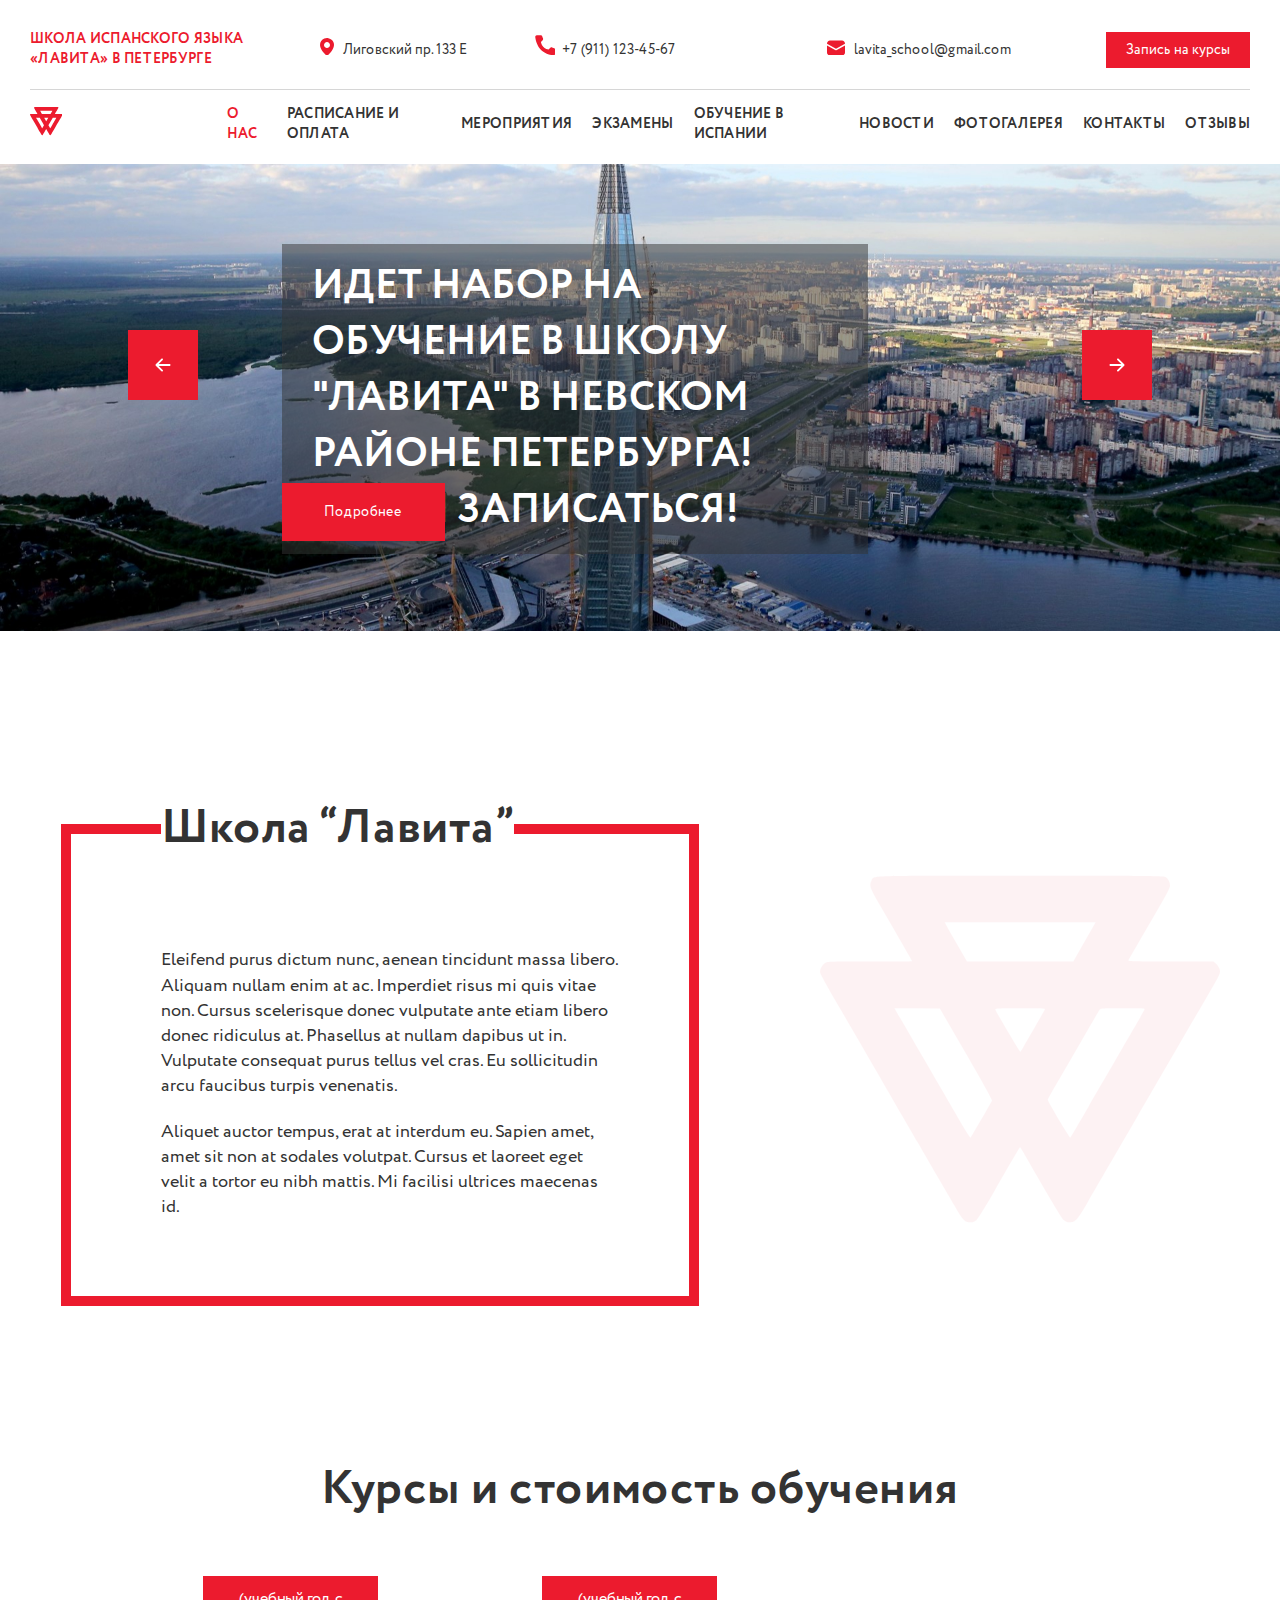
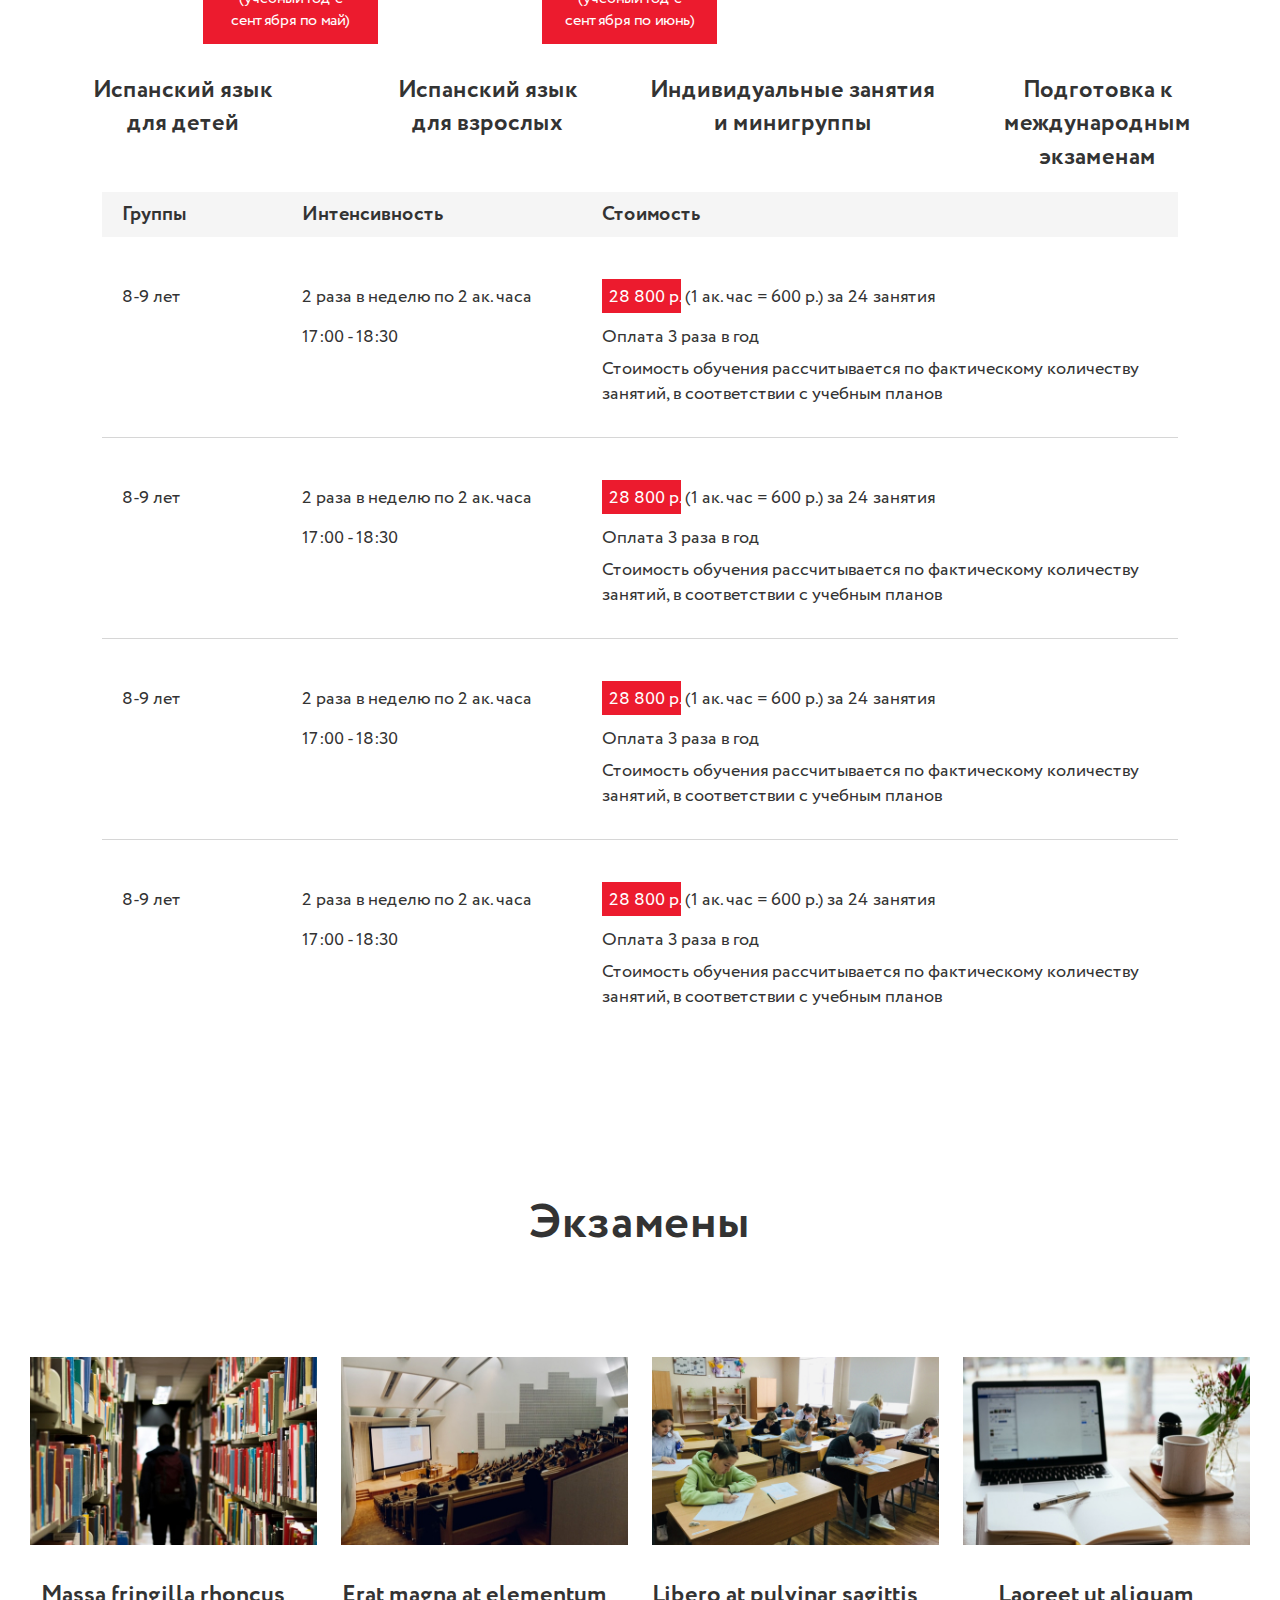
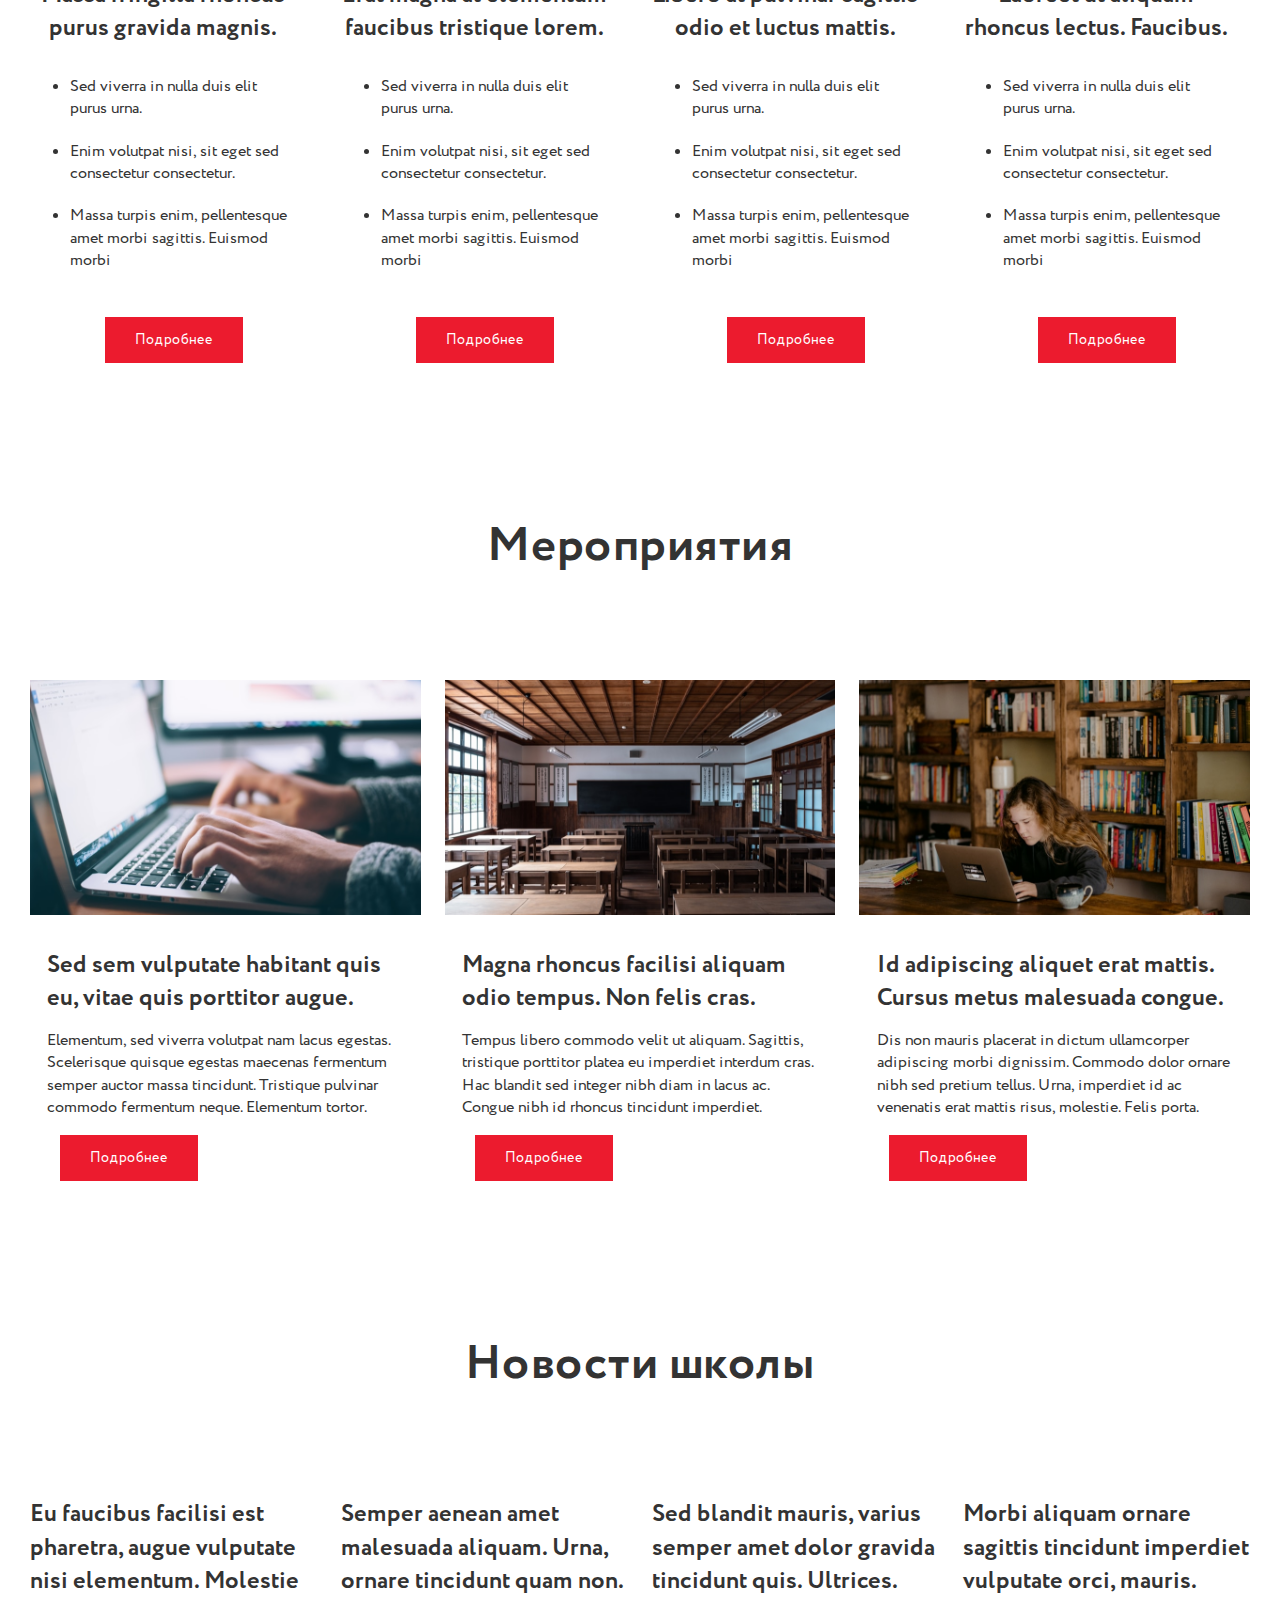
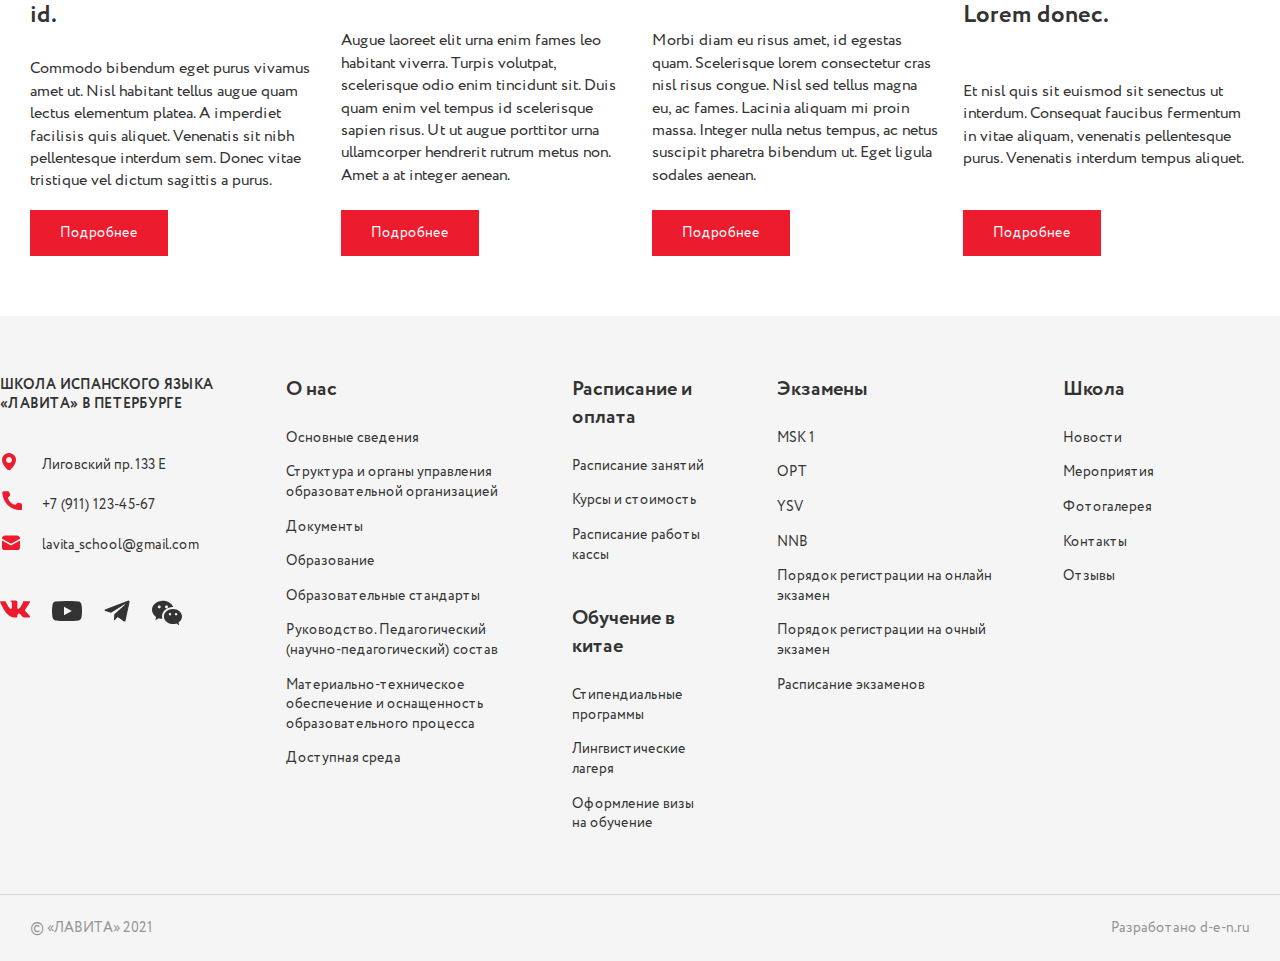
<file: index.html>
<!DOCTYPE html>
<html lang="ru">

<head>
	<meta charset="UTF-8">
	<title>Школа испанского языка «Лавита» в Петербурге</title>
	<link rel="stylesheet" href="/css/index.css">
  <link rel="shortcut icon" href="/img/ico/fav.svg" type="image/svg+xml">
</head>

<body>
  <header>
    <div class="header-block">
      <div class="header-block-container container">
        <nav class="header-block-menu">
          <ul class="header-block-menu-upper menu-upper">
            <li class="header-block-menu-upper-li-logo"><a href="/index.html"> Школа испанского языка «Лавита» в Петербурге</a></li>
            <li class="header-block-menu-upper-li adresse"><a href="https://www.youtube.com/watch?v=Wx9RQj6B1AU" target="blank"> Лиговский пр. 133 Е</a></li>
            <li class="header-block-menu-upper-li telephone"><a href="https://tenor.com/ru/view/steve-rambo-latenight-at-work-steve-rambo-steve-rambo-hackerman-gif-18789343" target="_blank">+7 (911) 123-45-67</a></li>
            <li class="header-block-menu-upper-li mail"><a href="mailto:lavita_school@gmail.cum">lavita_school@gmail.com</a></li>
            <li class="header-block-menu-upper-li"><button type="button" class="header-block-menu-upper-li-button button">Запись на курсы</button></li>
          </ul>
        </nav>
      </div>
      <div class="header-block-container container">
        <nav class="header-block-menu">
          <ul class="header-block-menu-lower menu-lower">
            <li class="header-block-menu-lower-li">
              <div class="header-block-container-logo">
                <svg class="header-block-container-logo-svg" width="60" height="52" viewBox="0 0 60 52" fill="none" xmlns="http://www.w3.org/2000/svg">
                  <path fill-rule="evenodd" clip-rule="evenodd" d="M52.5037 1.50294C52.5037 1.00145 52.2237 0.467961 51.8237 0.207091C51.5333 0.0177204 49.7667 0.00109633 29.9897 0.00109633C9.45805 0.00109633 8.10852 -0.04567 7.83806 0.471681C7.79648 0.551204 7.78041 0.644056 7.72408 0.752456C7.34838 1.47544 7.45754 1.78456 9.06568 4.5545C12.1593 9.88264 13.8168 12.7665 13.8168 12.8205C13.8168 12.851 10.9417 12.8758 7.42777 12.8758C1.13888 12.8758 1.03349 12.88 0.705284 13.1368C0.307361 13.4483 0 14.0017 0 14.4064C0 14.678 0.760173 16.0668 3.16479 20.1882C3.68619 21.0819 4.84541 23.0787 5.74087 24.6256C6.63632 26.1724 8.33164 29.0974 9.50832 31.1254C10.685 33.1535 13.0169 37.1753 14.6901 40.0628C16.3634 42.9502 17.9992 45.7626 18.3251 46.3126C18.651 46.8626 19.4701 48.2733 20.1451 49.4476C21.4696 51.7514 21.7083 52 22.5953 52C22.9809 52 23.1992 51.9149 23.4776 51.6563C23.6811 51.4671 24.9025 49.4844 26.1917 47.2501C29.7376 41.1051 29.9466 40.7502 30.0173 40.7506C30.0534 40.7509 30.3647 41.2431 30.7093 41.8443C34.2912 48.0957 36.2423 51.3701 36.5558 51.6563C36.8492 51.924 37.0564 52 37.4937 52C38.3106 52 38.6105 51.6608 40.1451 49.0001C41.6882 46.3246 43.0443 43.9845 47.6006 36.1342C49.4134 33.011 52.0559 28.4549 53.473 26.0094C54.8901 23.564 56.789 20.2975 57.6928 18.7507C60.1024 14.6263 60.1117 14.6067 59.9325 14.0113C59.8511 13.7407 59.6114 13.3744 59.4002 13.1976L59.0161 12.8758H52.6062C47.5297 12.8758 46.2092 12.8433 46.2574 12.7196C46.3163 12.5686 47.1387 11.1401 50.7862 4.85287C51.988 2.78129 52.5037 1.77531 52.5037 1.50294ZM20.6623 10.4761C19.9024 9.15965 19.1524 7.83918 18.9957 7.54169L18.7107 7.00095H30.0291H41.3476L40.9279 7.73243C40.6972 8.1348 39.943 9.45415 39.2522 10.6641L37.9961 12.8643L30.0201 12.8669L22.044 12.8697L20.6623 10.4761ZM12.0633 21.4381C11.7382 20.8882 11.4039 20.3107 11.3202 20.1549L11.168 19.8717L14.5767 19.9049L17.9854 19.9382L21.9356 26.7403C24.3814 30.9519 25.8573 33.6161 25.8111 33.736C25.7225 33.9656 22.7344 39.1404 22.6025 39.2926C22.5524 39.3504 22.203 38.8723 21.826 38.2302C20.6304 36.1942 17.951 31.5864 15.2597 26.938C13.8267 24.4631 12.3884 21.9881 12.0633 21.4381ZM30.0414 26.4232C29.9642 26.4692 26.4988 20.5943 26.3084 20.0944C26.2301 19.8891 26.4577 19.8757 30.0201 19.8757C33.2408 19.8757 33.8049 19.9024 33.7469 20.0525C33.7094 20.1499 33.0153 21.3733 32.2045 22.7712C31.3937 24.1692 30.5943 25.5516 30.4279 25.8432C30.2616 26.1347 30.0876 26.3957 30.0414 26.4232ZM38.6199 25.8131C40.328 22.8569 41.8061 20.3117 41.9047 20.1569C42.0834 19.8768 42.0973 19.8757 45.4232 19.8757C48.535 19.8757 48.7567 19.8904 48.6791 20.0915C48.6019 20.2918 47.6405 21.9654 44.2076 27.8755C43.4689 29.1474 41.6931 32.2129 40.2613 34.6879C38.8296 37.1628 37.6148 39.2335 37.5616 39.2895C37.4654 39.3909 34.1651 33.8608 34.1651 33.598C34.1651 33.5219 34.4687 32.9485 34.8397 32.3238C35.2108 31.6991 36.9119 28.7692 38.6199 25.8131Z" fill="#EC1B2E"/>
                </svg>            
              </div>
            </li>
            <li class="header-block-menu-lower-li active"><a href="/index.html" > О нас</a></li>
            <li class="header-block-menu-lower-li"><a href="/services.html" > Расписание и оплата</a></li>
            <li class="header-block-menu-lower-li"><a href="https://www.youtube.com/watch?v=IXFjJGZlzEE" target="_blank"> Мероприятия</a></li>
            <li class="header-block-menu-lower-li"><a href="/exam.html"> Экзамены</a></li>
            <li class="header-block-menu-lower-li"><a href="https://www.tiktok.com/@contentcook/video/7117941548569873669" target="_blank"> Обучение в испании</a></li>
            <li class="header-block-menu-lower-li"><a href="https://www.reddit.com/r/gachimuchi/comments/a1yulj/unlike_you_guys_i_get_my_news_from_a_reliable/" target="_blank"> Новости</a></li>
            <li class="header-block-menu-lower-li"><a href="https://www.arte-sur.org/wp-content/uploads/2012/09/gachiprietogallery_baja.jpg" target="_blank"> Фотогалерея</a></li>
            <li class="header-block-menu-lower-li"><a href="/contacts.html"> Контакты</a></li>
            <li class="header-block-menu-lower-li"><a href="https://rozetka.com.ua/340036834/p340036834/comments/" target="_blank"> Отзывы</a></li>
          </ul>
        </nav>
      </div> 
    </div>
    <div class="header-block-cards">
      <div class="header-block-cards-container container-big">
        <div class="header-block-cards-card">
          <button class="header-block-cards-card-button-right button"></button>
          <div class="header-block-cards-card-block">
            <img src="/img/header/header-block-cards-container/big.jpg" alt="Панорама города" width="1920">
            <p class="header-block-cards-card-block-text">ИДЕТ НАБОР НА ОБУЧЕНИЕ В ШКОЛУ "ЛАВИТА" В НЕВСКОМ РАЙОНЕ ПЕТЕРБУРГА! УСПЕЙ ЗАПИСАТЬСЯ!</p>
          </div>
          <button class="header-block-cards-card-button-left button"></button>
          <button class="header-block-cards-card-button-centr button">Подробнее</button>
        </div>
      </div>
    </div>
  </header>

  <main class="main">
    <div class="main-wraper">
      <div class="main-wraper-container container">
        <fieldset class="main-wraper-fieldset">
          <legend class="main-wraper-fieldset-legend"> Школа “Лавита” </legend>
          <p class="main-wraper-fieldset-text-1">Eleifend purus dictum nunc, aenean tincidunt massa libero. Aliquam nullam enim at ac. Imperdiet risus mi quis vitae non. Cursus scelerisque donec vulputate ante 
            etiam libero donec ridiculus at. Phasellus at nullam dapibus ut in. Vulputate consequat purus tellus vel cras. Eu sollicitudin arcu faucibus turpis venenatis.</p>
          <p class="main-wraper-fieldset-text-2">Aliquet auctor tempus, erat at interdum eu. Sapien amet, amet sit non at sodales volutpat. Cursus et laoreet eget velit a tortor eu nibh mattis. 
            Mi facilisi ultrices maecenas id.</p>
        </fieldset>
        <div class="main-wraper-logo">
          <svg width="400" height="348" viewBox="0 0 400 348" fill="none" xmlns="http://www.w3.org/2000/svg">
            <path fill-rule="evenodd" clip-rule="evenodd" d="M350.024 10.6863C350.024 7.34308 348.158 3.78649 345.491 2.04736C343.555 0.784884 331.778 0.674057 199.931 0.674057C63.0531 0.674057 54.0563 0.362281 52.2532 3.81129C51.9761 4.34144 51.8689 4.96046 51.4933 5.68312C48.9887 10.503 49.7164 12.5638 60.4374 31.0301C81.0612 66.551 92.1113 85.7764 92.1113 86.1364C92.1113 86.3398 72.9445 86.5056 49.518 86.5056C7.59203 86.5056 6.88948 86.5331 4.7014 88.2456C2.04859 90.3222 -0.000488281 94.0113 -0.000488281 96.7095C-0.000488281 98.5203 5.06733 107.778 21.0981 135.255C24.5741 141.213 32.3023 154.525 38.272 164.837C44.2416 175.15 55.5438 194.649 63.3883 208.17C71.2329 221.69 86.7789 248.502 97.9336 267.752C109.089 287.001 119.994 305.751 122.167 309.418C124.34 313.084 129.8 322.489 134.3 330.317C143.13 345.676 144.721 347.333 150.635 347.333C153.206 347.333 154.661 346.766 156.517 345.042C157.873 343.781 166.016 330.563 174.611 315.667C198.25 274.701 199.643 272.335 200.115 272.337C200.355 272.339 202.431 275.621 204.728 279.629C228.608 321.305 241.615 343.134 243.705 345.042C245.661 346.827 247.042 347.333 249.957 347.333C255.404 347.333 257.403 345.072 267.634 327.334C277.921 309.498 286.961 293.897 317.337 241.562C329.422 220.74 347.039 190.366 356.486 174.063C365.934 157.76 378.593 135.984 384.618 125.671C400.682 98.1753 400.744 98.0445 399.549 94.0754C399.007 92.2713 397.409 89.8297 396.001 88.6505L393.44 86.5056H350.708C316.864 86.5056 308.061 86.2889 308.382 85.4639C308.775 84.4573 314.257 74.9342 338.574 33.0192C346.586 19.2087 350.024 12.5021 350.024 10.6863ZM137.748 70.5076C132.682 61.7311 127.682 52.928 126.637 50.9447L124.737 47.3397H200.194H275.65L272.852 52.2163C271.314 54.8988 266.286 63.6944 261.681 71.7609L253.307 86.4289L200.133 86.4464L146.96 86.4647L137.748 70.5076ZM80.4215 143.588C78.2543 139.921 76.0252 136.071 75.4675 135.033L74.4526 133.145L97.1774 133.366L119.902 133.588L146.237 178.935C162.542 207.013 172.382 224.774 172.074 225.574C171.483 227.104 151.562 261.603 150.683 262.618C150.349 263.003 148.02 259.815 145.506 255.535C137.536 241.961 119.673 211.243 101.731 180.254C92.1775 163.754 82.5886 147.254 80.4215 143.588ZM200.276 176.821C199.761 177.128 176.658 137.962 175.389 134.63C174.867 133.26 176.384 133.171 200.133 133.171C221.605 133.171 225.365 133.35 224.979 134.35C224.729 135 220.101 143.155 214.696 152.475C209.291 161.795 203.962 171.01 202.852 172.955C201.744 174.898 200.584 176.638 200.276 176.821ZM257.465 172.754C268.853 153.046 278.707 136.078 279.365 135.046C280.555 133.179 280.648 133.171 302.821 133.171C323.566 133.171 325.044 133.27 324.527 134.61C324.012 135.945 317.603 147.103 294.717 186.503C289.792 194.982 277.953 215.42 268.408 231.919C258.864 248.419 250.765 262.224 250.41 262.597C249.769 263.273 227.767 226.405 227.767 224.654C227.767 224.146 229.791 220.324 232.264 216.159C234.738 211.994 246.079 192.462 257.465 172.754Z" fill="#EC1B2E"/>
          </svg>
        </div>
      </div>
      <div class="main-container container">
        <section class="main-content">
          <h2 class="main-content-title-h2 title-h2">Курсы и стоимость обучения</h2>
          <ul class="main-conent-list-buttons">
            <li><button type="button" class="main-content-button button">(учебный год с сентября по май)</button></li>
            <li> <button type="button" class="main-content-button button">(учебный год с сентября по июнь)</button></li>
          </ul>
          <ul class="main-content-list">
            <li class="main-content-list-item item">Испанский язык<br> для детей</li>
            <li class="main-content-list-item item">Испанский язык<br> для взрослых</li>
            <li class="main-content-list-item item">Индивидуальные занятия<br> и минигруппы</li>
            <li class="main-content-list-item item">Подготовка к международным экзаменам</li>
          </ul>
          <table class="main-content-table">
            <thead>
              <tr class="main-content-table-tr-titles">
                <th scope="col" class="main-content-table-tr-title th-1">Группы</th>
                <th scope="col" class="main-content-table-tr-title th-2">Интенсивность</th>
                <th scope="col" class="main-content-table-tr-title th-3">Стоимость</th>
              </tr>
            </thead>
            <tbody class="main-content-table-tbody">
              <tr class="main-content-table-tr">
                <td class="main-content-table-tr-text tr-1">8-9 лет</td>
                <td class="main-content-table-tr-text tr-2">2 раза в неделю по 2 ак. часа <br>  17:00 - 18:30</td>
                <td class="main-content-table-tr-text tr-3"><span class="main-content-table-tr-text-span"> 28 800 р.</span>  (1 ак. час = 600 р.) за 24 занятия<br>
                  Оплата 3 раза в год  <br><span class="main-content-table-tr-text-span-2">Стоимость обучения рассчитывается
                  по фактическому количеству занятий, в соответствии с учебным планов</span></td>
              </tr>
              <tr class="main-content-table-tr">
                <td class="main-content-table-tr-text tr-1">8-9 лет</td>
                <td class="main-content-table-tr-text tr-2">2 раза в неделю по 2 ак. часа <br>  17:00 - 18:30</td>
                <td class="main-content-table-tr-text tr-3"><span class="main-content-table-tr-text-span"> 28 800 р.</span>  (1 ак. час = 600 р.) за 24 занятия<br>
                  Оплата 3 раза в год  <br><span class="main-content-table-tr-text-span-2">Стоимость обучения рассчитывается
                  по фактическому количеству занятий, в соответствии с учебным планов</span></td>
              </tr>
              <tr class="main-content-table-tr">
                <td class="main-content-table-tr-text tr-1">8-9 лет</td>
                <td class="main-content-table-tr-text tr-2">2 раза в неделю по 2 ак. часа <br>  17:00 - 18:30</td>
                <td class="main-content-table-tr-text tr-3"><span class="main-content-table-tr-text-span"> 28 800 р.</span>  (1 ак. час = 600 р.) за 24 занятия<br>
                  Оплата 3 раза в год  <br><span class="main-content-table-tr-text-span-2">Стоимость обучения рассчитывается
                  по фактическому количеству занятий, в соответствии с учебным планов</span></td>
              </tr>
              <tr class="main-content-table-tr">
                <td class="main-content-table-tr-text tr-1">8-9 лет</td>
                <td class="main-content-table-tr-text tr-2">2 раза в неделю по 2 ак. часа <br>  17:00 - 18:30</td>
                <td class="main-content-table-tr-text tr-3"><span class="main-content-table-tr-text-span"> 28 800 р.</span>  (1 ак. час = 600 р.) за 24 занятия<br>
                  Оплата 3 раза в год  <br><span class="main-content-table-tr-text-span-2">Стоимость обучения рассчитывается
                  по фактическому количеству занятий, в соответствии с учебным планов</span></td>
              </tr>
            </tbody>
          </table>
        </section>
        <secttion class="main-content-exam">
          <h2 class="main-content-exam-title-h2 title-h2">Экзамены</h2>
          <ul class="main-content-exam-list">
            <li class="main-content-exam-list-item">
              <figure class="main-content-exam-list-item-figure">
                <img class="main-content-exam-list-item-figure-img" src="/img/main/content/list/1.jpg" alt="изображения класов, учебново процесса" width="306">
                <figcaption class="main-content-exam-list-item-figure-title">Massa fringilla rhoncus purus gravida magnis. </figcaption>
              </figure>
              <ul class="main-content-exam-list-item-lits-inner">
                <li class="main-content-exam-list-item-lits-inner-item">Sed viverra in nulla duis elit purus urna.</li>
                <li class="main-content-exam-list-item-lits-inner-item">Enim volutpat nisi, sit eget sed consectetur consectetur.</li>
                <li class="main-content-exam-list-item-lits-inner-item">Massa turpis enim, pellentesque amet morbi sagittis. Euismod morbi</li>
              </ul>
              <button class="main-content-exam-list-button button">Подробнее</button>
            </li>
            <li class="main-content-exam-list-item">
              <figure class="main-content-exam-list-item-figure">
                <img class="main-content-exam-list-item-figure-img" src="/img/main/content/list/2.jpg" alt="изображения класов, учебново процесса" width="306">
                <figcaption class="main-content-exam-list-item-figure-title">Erat magna at elementum faucibus tristique lorem. </figcaption>
              </figure>
              <ul class="main-content-exam-list-item-lits-inner">
                <li class="main-content-exam-list-item-lits-inner-item">Sed viverra in nulla duis elit purus urna.</li>
                <li class="main-content-exam-list-item-lits-inner-item">Enim volutpat nisi, sit eget sed consectetur consectetur.</li>
                <li class="main-content-exam-list-item-lits-inner-item">Massa turpis enim, pellentesque amet morbi sagittis. Euismod morbi</li>
              </ul>
              <button class="main-content-exam-list-button button">Подробнее</button>
            </li>
            <li class="main-content-exam-list-item">
              <figure class="main-content-exam-list-item-figure">
                <img class="main-content-exam-list-item-figure-img" src="/img/main/content/list/3.jpg" alt="изображения класов, учебново процесса" width="306">
                <figcaption class="main-content-exam-list-item-figure-title">Libero at pulvinar sagittis odio et luctus mattis.</figcaption>
              </figure>
              <ul class="main-content-exam-list-item-lits-inner">
                <li class="main-content-exam-list-item-lits-inner-item">Sed viverra in nulla duis elit purus urna.</li>
                <li class="main-content-exam-list-item-lits-inner-item">Enim volutpat nisi, sit eget sed consectetur consectetur.</li>
                <li class="main-content-exam-list-item-lits-inner-item">Massa turpis enim, pellentesque amet morbi sagittis. Euismod morbi</li>
              </ul>
              <button class="main-content-exam-list-button button">Подробнее</button>
            </li>
            <li class="main-content-exam-list-item">
              <figure class="main-content-exam-list-item-figure">
                <img class="main-content-exam-list-item-figure-img" src="/img/main/content/list/4.jpg" alt="изображения класов, учебново процесса" width="306">
                <figcaption class="main-content-exam-list-item-figure-title">Laoreet ut aliquam rhoncus lectus. Faucibus.</figcaption>
              </figure>
              <ul class="main-content-exam-list-item-lits-inner">
                <li class="main-content-exam-list-item-lits-inner-item">Sed viverra in nulla duis elit purus urna.</li>
                <li class="main-content-exam-list-item-lits-inner-item">Enim volutpat nisi, sit eget sed consectetur consectetur.</li>
                <li class="main-content-exam-list-item-lits-inner-item">Massa turpis enim, pellentesque amet morbi sagittis. Euismod morbi</li>
              </ul>
              <button class="main-content-exam-list-button button">Подробнее</button>
            </li>
          </ul>
        </secttion>
        <secttion class="main-content-ivent">
          <h2 class="main-content-ivent-title-h2 title-h2">Мероприятия</h2>
          <ul class="main-content-ivent-list">
            <li class="main-content-ivent-list-item">
              <figure class="main-content-ivent-list-item-figure">
                <img class="main-content-ivent-list-item-figure-img" src="/img/main/content/ivent/1.png" alt="изображения класов, учебново процесса" width="416">
                <figcaption class="main-content-ivent-list-item-figure-title">Sed sem vulputate habitant quis eu, vitae quis porttitor augue.</figcaption>
              </figure>
              <p class="main-content-ivent-list-item-text">Elementum, sed viverra volutpat nam lacus egestas. Scelerisque quisque egestas maecenas fermentum semper 
                auctor massa tincidunt. Tristique pulvinar commodo fermentum neque. Elementum tortor.</p>
              <button class="main-content-ivent-list-button button">Подробнее</button>
            </li>
            <li class="main-content-ivent-list-item">
              <figure class="main-content-ivent-list-item-figure">
                <img class="main-content-ivent-list-item-figure-img" src="/img/main/content/ivent/2.png" alt="изображения класов, учебново процесса" width="416">
                <figcaption class="main-content-ivent-list-item-figure-title">Magna rhoncus facilisi aliquam odio tempus. Non felis cras.</figcaption>
              </figure>
              <p class="main-content-ivent-list-item-text">Tempus libero commodo velit ut aliquam. Sagittis, tristique porttitor platea eu imperdiet interdum cras. 
                Hac blandit sed integer nibh diam in lacus ac. Congue nibh id rhoncus tincidunt imperdiet.</p>
              <button class="main-content-ivent-list-button button">Подробнее</button>
            </li>
            <li class="main-content-ivent-list-item">
              <figure class="main-content-ivent-list-item-figure">
                <img class="main-content-ivent-list-item-figure-img" src="/img/main/content/ivent/3.png" alt="изображения класов, учебново процесса" width="416">
                <figcaption class="main-content-ivent-list-item-figure-title">Id adipiscing aliquet erat mattis. Cursus metus malesuada congue.</figcaption>
              </figure>
              <p class="main-content-ivent-list-item-text">Dis non mauris placerat in dictum ullamcorper adipiscing morbi dignissim. Commodo dolor ornare nibh sed 
                pretium tellus. Urna, imperdiet id ac venenatis erat mattis risus, molestie. Felis porta.</p>
              <button class="main-content-ivent-list-button button">Подробнее</button>
            </li>
          </ul>
        </secttion>
        <secttion class="main-content-news">
          <h2 class="main-content-news-title-h2 title-h2">Новости школы</h2>
          <ul class="main-content-news-list">
            <li class="main-content-news-list-item">
              <h3 class="main-content-news-list-item-title-h3">Eu faucibus facilisi est pharetra, augue vulputate nisi elementum. Molestie id.</h3>
              <p class="main-content-news-list-item-text">Commodo bibendum eget purus vivamus amet ut. Nisl habitant tellus augue quam lectus elementum platea.
                A imperdiet facilisis quis aliquet. Venenatis sit nibh pellentesque interdum sem. Donec vitae tristique vel dictum sagittis a purus. </p>
              <button class="main-content-news-list-item-button button">Подробнее</button>
            </li>
            <li class="main-content-news-list-item">
              <h3 class="main-content-news-list-item-title-h3">Semper aenean amet malesuada aliquam. Urna, ornare tincidunt quam non. </h3>
              <p class="main-content-news-list-item-text">Augue laoreet elit urna enim fames leo habitant viverra. Turpis volutpat, scelerisque odio enim 
                tincidunt sit. Duis quam enim vel tempus id scelerisque sapien risus. Ut ut augue porttitor urna ullamcorper hendrerit rutrum metus non. 
                Amet a at integer aenean.</p>
              <button class="main-content-news-list-item-button button">Подробнее</button>
            </li>
            <li class="main-content-news-list-item">
              <h3 class="main-content-news-list-item-title-h3">Sed blandit mauris, varius semper amet dolor gravida tincidunt quis. Ultrices.</h3>
              <p class="main-content-news-list-item-text">Morbi diam eu risus amet, id egestas quam. Scelerisque lorem consectetur cras nisl risus congue. 
                Nisl sed tellus magna eu, ac fames. Lacinia aliquam mi proin massa. Integer nulla netus tempus, ac netus suscipit pharetra bibendum ut. 
                Eget ligula sodales aenean.</p>
              <button class="main-content-news-list-item-button button">Подробнее</button>
            </li>
            <li class="main-content-news-list-item">
              <h3 class="main-content-news-list-item-title-h3">Morbi aliquam ornare sagittis tincidunt imperdiet vulputate orci, mauris. Lorem donec.</h3>
              <p class="main-content-news-list-item-text">Et nisl quis sit euismod sit senectus ut interdum. Consequat faucibus fermentum in vitae aliquam, 
                venenatis pellentesque purus. Venenatis interdum tempus aliquet.</p>
              <button class="main-content-news-list-item-button button">Подробнее</button>
            </li>
          </ul>
        </secttion>
      </div>
    </div>
  </main>

  <footer class="footer">
    <div class="footer-container container">
      <article class="footer-card">
        <h2 class="footer-card-logo-title-h2 footer-title-h2">ШКОЛА испанского ЯЗЫКА «ЛаВИта» в петербурге</h2>
        <ul class="footer-card-list-first">
          <li class="footer-card-list-first-items items-adresse"><a href="https://www.youtube.com/watch?v=Wx9RQj6B1AU" target="blank"> Лиговский пр. 133 Е</a></li>
          <li class="footer-card-list-first-items items-telephone"><a href="https://tenor.com/ru/view/steve-rambo-latenight-at-work-steve-rambo-steve-rambo-hackerman-gif-18789343" target="_blank">+7 (911) 123-45-67</a></li>
          <li class="footer-card-list-first-items items-mail"><a href="mailto:lavita_school@gmail.cum">lavita_school@gmail.com</a></li>
        </ul>
        <ul class="footer-card-list-first-lower">
          <li class="footer-card-list-first-lover-items">
            <a href="https://vk.com/gachimuchi" target="_blank">
              <svg width="30" height="18" viewBox="0 0 30 18" fill="none" xmlns="http://www.w3.org/2000/svg">
                <path fill-rule="evenodd" clip-rule="evenodd" d="M26.7031 12.4468C26.7031 12.4468 29.1286 14.8423 29.7286 15.9508C29.7403 15.9668 29.7494 15.9845 29.7556 16.0033C30.0001 16.4128 30.0601 16.7338 29.9401 16.9708C29.7376 17.3623 29.0521 17.5588 28.8196 17.5753H24.5326C24.2341 17.5753 23.6131 17.4973 22.8571 16.9753C22.2796 16.5718 21.7051 15.9073 21.1486 15.2578C20.3176 14.2933 19.5991 13.4563 18.8716 13.4563C18.7798 13.4561 18.6885 13.4713 18.6016 13.5013C18.0511 13.6753 17.3521 14.4598 17.3521 16.5493C17.3521 17.2033 16.8361 17.5753 16.4746 17.5753H14.5111C13.8421 17.5753 10.3591 17.3413 7.27064 14.0848C3.48614 10.0978 0.0871351 2.09982 0.0541351 2.02932C-0.157365 1.51182 0.286635 1.22982 0.766635 1.22982H5.09564C5.67614 1.22982 5.86514 1.58082 5.99714 1.89582C6.15014 2.25732 6.71714 3.70332 7.64714 5.32782C9.15314 7.97082 10.0786 9.04632 10.8181 9.04632C10.9571 9.04673 11.0937 9.01051 11.2141 8.94132C12.1801 8.41032 12.0001 4.96032 11.9551 4.24932C11.9551 4.11132 11.9536 2.70882 11.4586 2.03082C11.1046 1.54482 10.5016 1.35582 10.1371 1.28682C10.2346 1.14582 10.4416 0.929816 10.7071 0.802316C11.3686 0.472316 12.5641 0.424316 13.7506 0.424316H14.4091C15.6961 0.442316 16.0291 0.524816 16.4971 0.643316C17.4391 0.868316 17.4571 1.47882 17.3746 3.55782C17.3506 4.15182 17.3251 4.82082 17.3251 5.60832C17.3251 5.77632 17.3176 5.96382 17.3176 6.15432C17.2891 7.22082 17.2516 8.42232 18.0046 8.91582C18.1023 8.97666 18.2151 9.00888 18.3301 9.00882C18.5911 9.00882 19.3726 9.00882 21.4921 5.37132C22.4221 3.76482 23.1421 1.87032 23.1916 1.72782C23.2336 1.64832 23.3596 1.42482 23.5126 1.33482C23.6215 1.27691 23.7434 1.24798 23.8666 1.25082H28.9591C29.5141 1.25082 29.8906 1.33482 29.9641 1.54482C30.0871 1.88532 29.9401 2.92482 27.6151 6.06882C27.2236 6.59232 26.8801 7.04532 26.5786 7.44132C24.4711 10.2073 24.4711 10.3468 26.7031 12.4468Z" fill="#EC1B2E"/>
              </svg>              
            </a>  
          </li>
          <li class="footer-card-list-first-lover-items">
            <a href="https://www.youtube.com/hashtag/%D0%B3%D0%B0%D1%87%D0%B8" target="_blank">
              <svg width="30" height="22" viewBox="0 0 30 22" fill="none" xmlns="http://www.w3.org/2000/svg">
                <path d="M29.3748 4.1336C29.2049 3.52764 28.874 2.97903 28.4173 2.5461C27.9477 2.09986 27.372 1.78065 26.7448 1.6186C24.3973 0.999851 14.9923 0.999851 14.9923 0.999851C11.0715 0.955242 7.15158 1.15144 3.2548 1.58735C2.62753 1.76137 2.053 2.08771 1.58229 2.53735C1.11979 2.98235 0.784795 3.5311 0.609795 4.13235C0.189411 6.39703 -0.0148401 8.69653 -0.000205083 10.9999C-0.0152051 13.3011 0.188545 15.5999 0.609795 17.8674C0.781045 18.4661 1.11479 19.0124 1.57854 19.4536C2.04229 19.8949 2.6198 20.2136 3.2548 20.3824C5.63354 20.9999 14.9923 20.9999 14.9923 20.9999C18.9181 21.0445 22.843 20.8483 26.7448 20.4124C27.372 20.2503 27.9477 19.9311 28.4173 19.4849C28.8739 19.052 29.2044 18.5033 29.3735 17.8974C29.8049 15.6335 30.0146 13.3331 29.9998 11.0286C30.0322 8.71436 29.8228 6.40306 29.3748 4.13235V4.1336ZM12.0023 15.2799V6.7211L19.8273 11.0011L12.0023 15.2799Z" fill="#333333"/>
              </svg>  
            </a>
          </li>
          <li class="footer-card-list-first-lover-items">
            <a href="https://t.me/GachiMuchiforall/465" target="_blank">
              <svg width="26" height="22" viewBox="0 0 26 22" fill="none" xmlns="http://www.w3.org/2000/svg">
                <path d="M23.8312 0.646269L1.66875 9.19252C0.156246 9.80002 0.164997 10.6438 1.39125 11.02L7.08125 12.795L20.2462 4.48877C20.8687 4.11002 21.4375 4.31377 20.97 4.72877L10.3037 14.355H10.3012L10.3037 14.3563L9.91125 20.2213C10.4862 20.2213 10.74 19.9575 11.0625 19.6463L13.8262 16.9588L19.575 21.205C20.635 21.7888 21.3962 21.4888 21.66 20.2238L25.4337 2.43877C25.82 0.890019 24.8425 0.188769 23.8312 0.646269Z" fill="#333333"/>
              </svg>
            </a>
          </li>
          <li>
            <a href="https://images7.memedroid.com/images/UPLOADED978/5ce595c271703.jpeg" target="_blank">
              <svg width="30" height="25" viewBox="0 0 30 25" fill="none" xmlns="http://www.w3.org/2000/svg">
                <path d="M20.955 24.0542C15.9581 24.0542 11.9062 20.6792 11.9062 16.5204C11.9062 12.3579 15.9544 8.98291 20.9513 8.98291C25.9481 8.98291 30 12.3579 30 16.5204C30 18.7892 28.7812 20.8348 26.8763 22.2129C26.7703 22.2882 26.6912 22.3954 26.6507 22.519C26.6102 22.6425 26.6104 22.7758 26.6513 22.8992L27.06 24.4179C27.0853 24.4891 27.1035 24.5626 27.1144 24.6373C27.1125 24.7172 27.0799 24.7934 27.0233 24.85C26.9667 24.9065 26.8906 24.9391 26.8106 24.941C26.749 24.9387 26.6893 24.9192 26.6381 24.8848L24.6562 23.741C24.5111 23.6538 24.3456 23.606 24.1763 23.6023C24.0861 23.6028 23.9964 23.616 23.91 23.6417C22.9493 23.9174 21.9545 24.0563 20.955 24.0542ZM16.995 14.891C17.1091 15.0661 17.2665 15.2088 17.4519 15.3052C17.6374 15.4016 17.8446 15.4485 18.0534 15.4412C18.2623 15.434 18.4658 15.3729 18.6441 15.2639C18.8224 15.155 18.9696 15.0017 19.0713 14.8192C19.173 14.6366 19.2258 14.4308 19.2246 14.2218C19.2233 14.0128 19.1682 13.8077 19.0644 13.6263C18.9605 13.4449 18.8116 13.2934 18.6321 13.1865C18.4525 13.0796 18.2483 13.0208 18.0394 13.016C17.8801 13.0158 17.7223 13.047 17.5751 13.1079C17.4279 13.1688 17.2942 13.2582 17.1817 13.3709C17.0691 13.4836 16.98 13.6175 16.9193 13.7648C16.8586 13.9121 16.8276 14.0699 16.8281 14.2292C16.8162 14.4618 16.8751 14.6925 16.9969 14.891H16.995ZM23.055 14.8929C23.1697 15.068 23.3278 15.2103 23.5138 15.3061C23.6999 15.4019 23.9076 15.4478 24.1167 15.4394C24.3259 15.431 24.5292 15.3686 24.707 15.2582C24.8848 15.1478 25.031 14.9933 25.1313 14.8096C25.2316 14.6259 25.2825 14.4194 25.2793 14.2101C25.276 14.0009 25.2185 13.796 25.1125 13.6156C25.0065 13.4351 24.8556 13.2852 24.6744 13.1805C24.4932 13.0758 24.288 13.0197 24.0788 13.0179C23.7587 13.0184 23.4518 13.1458 23.2255 13.3721C22.9991 13.5985 22.8717 13.9053 22.8713 14.2254C22.8641 14.4613 22.9281 14.6939 23.055 14.8929Z" fill="#333333"/>
                <path d="M0 9.79875C0 12.5269 1.46437 14.9831 3.75187 16.6538C3.87954 16.7435 3.97468 16.8723 4.02302 17.0207C4.07135 17.1691 4.0703 17.3291 4.02 17.4769L3.71813 18.6019L3.53063 19.3013C3.49807 19.3854 3.47786 19.4738 3.47062 19.5638C3.47038 19.6113 3.47957 19.6585 3.49766 19.7025C3.51576 19.7465 3.54241 19.7865 3.57606 19.8202C3.60971 19.8538 3.64971 19.8805 3.69372 19.8986C3.73774 19.9167 3.78491 19.9259 3.8325 19.9256C3.90562 19.9256 3.97687 19.9069 4.04063 19.8713L6.41813 18.4969C6.59292 18.3924 6.79202 18.3355 6.99563 18.3319C7.10437 18.3319 7.21312 18.3488 7.31625 18.3787C8.30851 18.6635 9.33156 18.8271 10.3631 18.8662C10.1415 18.1041 10.0298 17.3143 10.0312 16.5206C10.0312 11.0156 15.2531 7.10812 20.9513 7.10812C21.045 7.10812 21.1388 7.10813 21.2325 7.11188C19.8506 3.42938 15.735 0.75 10.8675 0.75C4.8675 0.75 0 4.8 0 9.79875ZM8.685 6.88312C8.685 7.26603 8.53289 7.63325 8.26214 7.90401C7.99138 8.17477 7.62416 8.32687 7.24125 8.32687C6.85834 8.32687 6.49112 8.17477 6.22036 7.90401C5.94961 7.63325 5.7975 7.26603 5.7975 6.88312C5.7975 6.50022 5.94961 6.133 6.22036 5.86224C6.49112 5.59148 6.85834 5.43937 7.24125 5.43937C7.62416 5.43937 7.99138 5.59148 8.26214 5.86224C8.53289 6.133 8.685 6.50022 8.685 6.88312ZM15.9506 6.88312C15.9506 7.26603 15.7985 7.63325 15.5278 7.90401C15.257 8.17477 14.8898 8.32687 14.5069 8.32687C14.124 8.32687 13.7567 8.17477 13.486 7.90401C13.2152 7.63325 13.0631 7.26603 13.0631 6.88312C13.0631 6.50022 13.2152 6.133 13.486 5.86224C13.7567 5.59148 14.124 5.43937 14.5069 5.43937C14.8898 5.43937 15.257 5.59148 15.5278 5.86224C15.7985 6.133 15.9506 6.50022 15.9506 6.88312Z" fill="#333333"/>
              </svg>
            </a>
          </li>
        </ul>
      </article>
      <article class="footer-card">
        <h2 class="footer-card-title-h2 footer-title">О нас</h2>
        <ul class="footer-card-list">
          <li class="footer-card-list-item"><a href="https://www.google.com/search?q=%D0%B3%D0%B0%D1%87%D0%B8+%D0%BF%D0%BE%D1%80%D0%BD%D0%BE&sxsrf=AJOqlzXwdBYUiTlJhaTRgukDn5wllcz79A%3A1675635725541&ei=DSzgY5DfIPzk7_UPy_K2iAI&ved=0ahUKEwjQmcbBtf_8AhV88rsIHUu5DSEQ4dUDCA8&uact=5&oq=%D0%B3%D0%B0%D1%87%D0%B8+%D0%BF%D0%BE%D1%80%D0%BD%D0%BE&gs_lcp=Cgxnd3Mtd2l6LXNlcnAQA0oECEEYAUoECEYYAFCNF1jnHGCWH2gBcAB4AIABYIgB4wKSAQE0mAEAoAEBwAEB&sclient=gws-wiz-serp"  target="balnk">Основные сведения</a></li>
          <li class="footer-card-list-item"><a href="https://www.google.com/search?q=%D0%B3%D0%B0%D1%87%D0%B8+%D0%BF%D0%BE%D1%80%D0%BD%D0%BE&sxsrf=AJOqlzXwdBYUiTlJhaTRgukDn5wllcz79A%3A1675635725541&ei=DSzgY5DfIPzk7_UPy_K2iAI&ved=0ahUKEwjQmcbBtf_8AhV88rsIHUu5DSEQ4dUDCA8&uact=5&oq=%D0%B3%D0%B0%D1%87%D0%B8+%D0%BF%D0%BE%D1%80%D0%BD%D0%BE&gs_lcp=Cgxnd3Mtd2l6LXNlcnAQA0oECEEYAUoECEYYAFCNF1jnHGCWH2gBcAB4AIABYIgB4wKSAQE0mAEAoAEBwAEB&sclient=gws-wiz-serp"  target="balnk">Структура и органы управления образовательной организацией</a></li>
          <li class="footer-card-list-item"><a href="https://www.google.com/search?q=%D0%B3%D0%B0%D1%87%D0%B8+%D0%BF%D0%BE%D1%80%D0%BD%D0%BE&sxsrf=AJOqlzXwdBYUiTlJhaTRgukDn5wllcz79A%3A1675635725541&ei=DSzgY5DfIPzk7_UPy_K2iAI&ved=0ahUKEwjQmcbBtf_8AhV88rsIHUu5DSEQ4dUDCA8&uact=5&oq=%D0%B3%D0%B0%D1%87%D0%B8+%D0%BF%D0%BE%D1%80%D0%BD%D0%BE&gs_lcp=Cgxnd3Mtd2l6LXNlcnAQA0oECEEYAUoECEYYAFCNF1jnHGCWH2gBcAB4AIABYIgB4wKSAQE0mAEAoAEBwAEB&sclient=gws-wiz-serp"  target="balnk">Документы</a></li>
          <li class="footer-card-list-item"><a href="https://www.google.com/search?q=%D0%B3%D0%B0%D1%87%D0%B8+%D0%BF%D0%BE%D1%80%D0%BD%D0%BE&sxsrf=AJOqlzXwdBYUiTlJhaTRgukDn5wllcz79A%3A1675635725541&ei=DSzgY5DfIPzk7_UPy_K2iAI&ved=0ahUKEwjQmcbBtf_8AhV88rsIHUu5DSEQ4dUDCA8&uact=5&oq=%D0%B3%D0%B0%D1%87%D0%B8+%D0%BF%D0%BE%D1%80%D0%BD%D0%BE&gs_lcp=Cgxnd3Mtd2l6LXNlcnAQA0oECEEYAUoECEYYAFCNF1jnHGCWH2gBcAB4AIABYIgB4wKSAQE0mAEAoAEBwAEB&sclient=gws-wiz-serp"  target="balnk">Образование</a></li>
          <li class="footer-card-list-item"><a href="https://www.google.com/search?q=%D0%B3%D0%B0%D1%87%D0%B8+%D0%BF%D0%BE%D1%80%D0%BD%D0%BE&sxsrf=AJOqlzXwdBYUiTlJhaTRgukDn5wllcz79A%3A1675635725541&ei=DSzgY5DfIPzk7_UPy_K2iAI&ved=0ahUKEwjQmcbBtf_8AhV88rsIHUu5DSEQ4dUDCA8&uact=5&oq=%D0%B3%D0%B0%D1%87%D0%B8+%D0%BF%D0%BE%D1%80%D0%BD%D0%BE&gs_lcp=Cgxnd3Mtd2l6LXNlcnAQA0oECEEYAUoECEYYAFCNF1jnHGCWH2gBcAB4AIABYIgB4wKSAQE0mAEAoAEBwAEB&sclient=gws-wiz-serp"  target="balnk">Образовательные стандарты</a></li>
          <li class="footer-card-list-item"><a href="https://www.google.com/search?q=%D0%B3%D0%B0%D1%87%D0%B8+%D0%BF%D0%BE%D1%80%D0%BD%D0%BE&sxsrf=AJOqlzXwdBYUiTlJhaTRgukDn5wllcz79A%3A1675635725541&ei=DSzgY5DfIPzk7_UPy_K2iAI&ved=0ahUKEwjQmcbBtf_8AhV88rsIHUu5DSEQ4dUDCA8&uact=5&oq=%D0%B3%D0%B0%D1%87%D0%B8+%D0%BF%D0%BE%D1%80%D0%BD%D0%BE&gs_lcp=Cgxnd3Mtd2l6LXNlcnAQA0oECEEYAUoECEYYAFCNF1jnHGCWH2gBcAB4AIABYIgB4wKSAQE0mAEAoAEBwAEB&sclient=gws-wiz-serp"  target="balnk">Руководство. Педагогический (научно-педагогический) состав</a></li>
          <li class="footer-card-list-item"><a href="https://www.google.com/search?q=%D0%B3%D0%B0%D1%87%D0%B8+%D0%BF%D0%BE%D1%80%D0%BD%D0%BE&sxsrf=AJOqlzXwdBYUiTlJhaTRgukDn5wllcz79A%3A1675635725541&ei=DSzgY5DfIPzk7_UPy_K2iAI&ved=0ahUKEwjQmcbBtf_8AhV88rsIHUu5DSEQ4dUDCA8&uact=5&oq=%D0%B3%D0%B0%D1%87%D0%B8+%D0%BF%D0%BE%D1%80%D0%BD%D0%BE&gs_lcp=Cgxnd3Mtd2l6LXNlcnAQA0oECEEYAUoECEYYAFCNF1jnHGCWH2gBcAB4AIABYIgB4wKSAQE0mAEAoAEBwAEB&sclient=gws-wiz-serp"  target="balnk">Материально-техническое обеспечение и оснащенность образовательного процесса</a></li>
          <li class="footer-card-list-item"><a href="https://www.google.com/search?q=%D0%B3%D0%B0%D1%87%D0%B8+%D0%BF%D0%BE%D1%80%D0%BD%D0%BE&sxsrf=AJOqlzXwdBYUiTlJhaTRgukDn5wllcz79A%3A1675635725541&ei=DSzgY5DfIPzk7_UPy_K2iAI&ved=0ahUKEwjQmcbBtf_8AhV88rsIHUu5DSEQ4dUDCA8&uact=5&oq=%D0%B3%D0%B0%D1%87%D0%B8+%D0%BF%D0%BE%D1%80%D0%BD%D0%BE&gs_lcp=Cgxnd3Mtd2l6LXNlcnAQA0oECEEYAUoECEYYAFCNF1jnHGCWH2gBcAB4AIABYIgB4wKSAQE0mAEAoAEBwAEB&sclient=gws-wiz-serp"  target="balnk">Доступная среда</a></li>
        </ul>
      </article>

      <div class="footer-card-div">
        <article class="footer-card">
          <h3 class="footer-card-title-h3 footer-title">Расписание и оплата</h3>
          <ul class="footer-card-list">
            <li class="footer-card-list-item"><a href="https://www.google.com/search?q=%D0%B3%D0%B0%D1%87%D0%B8+%D0%BF%D0%BE%D1%80%D0%BD%D0%BE&sxsrf=AJOqlzXwdBYUiTlJhaTRgukDn5wllcz79A%3A1675635725541&ei=DSzgY5DfIPzk7_UPy_K2iAI&ved=0ahUKEwjQmcbBtf_8AhV88rsIHUu5DSEQ4dUDCA8&uact=5&oq=%D0%B3%D0%B0%D1%87%D0%B8+%D0%BF%D0%BE%D1%80%D0%BD%D0%BE&gs_lcp=Cgxnd3Mtd2l6LXNlcnAQA0oECEEYAUoECEYYAFCNF1jnHGCWH2gBcAB4AIABYIgB4wKSAQE0mAEAoAEBwAEB&sclient=gws-wiz-serp"  target="balnk">Расписание занятий</a></li>
            <li class="footer-card-list-item"><a href="https://www.google.com/search?q=%D0%B3%D0%B0%D1%87%D0%B8+%D0%BF%D0%BE%D1%80%D0%BD%D0%BE&sxsrf=AJOqlzXwdBYUiTlJhaTRgukDn5wllcz79A%3A1675635725541&ei=DSzgY5DfIPzk7_UPy_K2iAI&ved=0ahUKEwjQmcbBtf_8AhV88rsIHUu5DSEQ4dUDCA8&uact=5&oq=%D0%B3%D0%B0%D1%87%D0%B8+%D0%BF%D0%BE%D1%80%D0%BD%D0%BE&gs_lcp=Cgxnd3Mtd2l6LXNlcnAQA0oECEEYAUoECEYYAFCNF1jnHGCWH2gBcAB4AIABYIgB4wKSAQE0mAEAoAEBwAEB&sclient=gws-wiz-serp"  target="balnk">Курсы и стоимость</a></li>
            <li class="footer-card-list-item"><a href="https://www.google.com/search?q=%D0%B3%D0%B0%D1%87%D0%B8+%D0%BF%D0%BE%D1%80%D0%BD%D0%BE&sxsrf=AJOqlzXwdBYUiTlJhaTRgukDn5wllcz79A%3A1675635725541&ei=DSzgY5DfIPzk7_UPy_K2iAI&ved=0ahUKEwjQmcbBtf_8AhV88rsIHUu5DSEQ4dUDCA8&uact=5&oq=%D0%B3%D0%B0%D1%87%D0%B8+%D0%BF%D0%BE%D1%80%D0%BD%D0%BE&gs_lcp=Cgxnd3Mtd2l6LXNlcnAQA0oECEEYAUoECEYYAFCNF1jnHGCWH2gBcAB4AIABYIgB4wKSAQE0mAEAoAEBwAEB&sclient=gws-wiz-serp"  target="balnk">Расписание работы кассы</a></li>
          </ul>
        </article><article class="footer-card">
          <h3 class="footer-card-title-h3 footer-title">Обучение в китае</h3>
          <ul class="footer-card-list">
            <li class="footer-card-list-item"><a href="https://www.google.com/search?q=%D0%B3%D0%B0%D1%87%D0%B8+%D0%BF%D0%BE%D1%80%D0%BD%D0%BE&sxsrf=AJOqlzXwdBYUiTlJhaTRgukDn5wllcz79A%3A1675635725541&ei=DSzgY5DfIPzk7_UPy_K2iAI&ved=0ahUKEwjQmcbBtf_8AhV88rsIHUu5DSEQ4dUDCA8&uact=5&oq=%D0%B3%D0%B0%D1%87%D0%B8+%D0%BF%D0%BE%D1%80%D0%BD%D0%BE&gs_lcp=Cgxnd3Mtd2l6LXNlcnAQA0oECEEYAUoECEYYAFCNF1jnHGCWH2gBcAB4AIABYIgB4wKSAQE0mAEAoAEBwAEB&sclient=gws-wiz-serp"  target="balnk">Стипендиальные программы</a></li>
            <li class="footer-card-list-item"><a href="https://www.google.com/search?q=%D0%B3%D0%B0%D1%87%D0%B8+%D0%BF%D0%BE%D1%80%D0%BD%D0%BE&sxsrf=AJOqlzXwdBYUiTlJhaTRgukDn5wllcz79A%3A1675635725541&ei=DSzgY5DfIPzk7_UPy_K2iAI&ved=0ahUKEwjQmcbBtf_8AhV88rsIHUu5DSEQ4dUDCA8&uact=5&oq=%D0%B3%D0%B0%D1%87%D0%B8+%D0%BF%D0%BE%D1%80%D0%BD%D0%BE&gs_lcp=Cgxnd3Mtd2l6LXNlcnAQA0oECEEYAUoECEYYAFCNF1jnHGCWH2gBcAB4AIABYIgB4wKSAQE0mAEAoAEBwAEB&sclient=gws-wiz-serp"  target="balnk">Лингвистические лагеря</a></li>
            <li class="footer-card-list-item"><a href="https://www.google.com/search?q=%D0%B3%D0%B0%D1%87%D0%B8+%D0%BF%D0%BE%D1%80%D0%BD%D0%BE&sxsrf=AJOqlzXwdBYUiTlJhaTRgukDn5wllcz79A%3A1675635725541&ei=DSzgY5DfIPzk7_UPy_K2iAI&ved=0ahUKEwjQmcbBtf_8AhV88rsIHUu5DSEQ4dUDCA8&uact=5&oq=%D0%B3%D0%B0%D1%87%D0%B8+%D0%BF%D0%BE%D1%80%D0%BD%D0%BE&gs_lcp=Cgxnd3Mtd2l6LXNlcnAQA0oECEEYAUoECEYYAFCNF1jnHGCWH2gBcAB4AIABYIgB4wKSAQE0mAEAoAEBwAEB&sclient=gws-wiz-serp"  target="balnk">Оформление визы на обучение</a></li>
          </ul>
        </article>
      </div>

      <article class="footer-card">
        <h2 class="footer-card-title-h2 footer-title">Экзамены</h2>
        <ul class="footer-card-list">
          <li class="footer-card-list-item"><a href="https://www.google.com/search?q=%D0%B3%D0%B0%D1%87%D0%B8+%D0%BF%D0%BE%D1%80%D0%BD%D0%BE&sxsrf=AJOqlzXwdBYUiTlJhaTRgukDn5wllcz79A%3A1675635725541&ei=DSzgY5DfIPzk7_UPy_K2iAI&ved=0ahUKEwjQmcbBtf_8AhV88rsIHUu5DSEQ4dUDCA8&uact=5&oq=%D0%B3%D0%B0%D1%87%D0%B8+%D0%BF%D0%BE%D1%80%D0%BD%D0%BE&gs_lcp=Cgxnd3Mtd2l6LXNlcnAQA0oECEEYAUoECEYYAFCNF1jnHGCWH2gBcAB4AIABYIgB4wKSAQE0mAEAoAEBwAEB&sclient=gws-wiz-serp"  target="balnk"> MSK 1</a></li>
          <li class="footer-card-list-item"><a href="https://www.google.com/search?q=%D0%B3%D0%B0%D1%87%D0%B8+%D0%BF%D0%BE%D1%80%D0%BD%D0%BE&sxsrf=AJOqlzXwdBYUiTlJhaTRgukDn5wllcz79A%3A1675635725541&ei=DSzgY5DfIPzk7_UPy_K2iAI&ved=0ahUKEwjQmcbBtf_8AhV88rsIHUu5DSEQ4dUDCA8&uact=5&oq=%D0%B3%D0%B0%D1%87%D0%B8+%D0%BF%D0%BE%D1%80%D0%BD%D0%BE&gs_lcp=Cgxnd3Mtd2l6LXNlcnAQA0oECEEYAUoECEYYAFCNF1jnHGCWH2gBcAB4AIABYIgB4wKSAQE0mAEAoAEBwAEB&sclient=gws-wiz-serp"  target="balnk">OPT</a></li>
          <li class="footer-card-list-item"><a href="https://www.google.com/search?q=%D0%B3%D0%B0%D1%87%D0%B8+%D0%BF%D0%BE%D1%80%D0%BD%D0%BE&sxsrf=AJOqlzXwdBYUiTlJhaTRgukDn5wllcz79A%3A1675635725541&ei=DSzgY5DfIPzk7_UPy_K2iAI&ved=0ahUKEwjQmcbBtf_8AhV88rsIHUu5DSEQ4dUDCA8&uact=5&oq=%D0%B3%D0%B0%D1%87%D0%B8+%D0%BF%D0%BE%D1%80%D0%BD%D0%BE&gs_lcp=Cgxnd3Mtd2l6LXNlcnAQA0oECEEYAUoECEYYAFCNF1jnHGCWH2gBcAB4AIABYIgB4wKSAQE0mAEAoAEBwAEB&sclient=gws-wiz-serp"  target="balnk">YSV</a> </li>
          <li class="footer-card-list-item"><a href="https://www.google.com/search?q=%D0%B3%D0%B0%D1%87%D0%B8+%D0%BF%D0%BE%D1%80%D0%BD%D0%BE&sxsrf=AJOqlzXwdBYUiTlJhaTRgukDn5wllcz79A%3A1675635725541&ei=DSzgY5DfIPzk7_UPy_K2iAI&ved=0ahUKEwjQmcbBtf_8AhV88rsIHUu5DSEQ4dUDCA8&uact=5&oq=%D0%B3%D0%B0%D1%87%D0%B8+%D0%BF%D0%BE%D1%80%D0%BD%D0%BE&gs_lcp=Cgxnd3Mtd2l6LXNlcnAQA0oECEEYAUoECEYYAFCNF1jnHGCWH2gBcAB4AIABYIgB4wKSAQE0mAEAoAEBwAEB&sclient=gws-wiz-serp"  target="balnk"> NNB</a></li>
          <li class="footer-card-list-item"><a href="https://www.google.com/search?q=%D0%B3%D0%B0%D1%87%D0%B8+%D0%BF%D0%BE%D1%80%D0%BD%D0%BE&sxsrf=AJOqlzXwdBYUiTlJhaTRgukDn5wllcz79A%3A1675635725541&ei=DSzgY5DfIPzk7_UPy_K2iAI&ved=0ahUKEwjQmcbBtf_8AhV88rsIHUu5DSEQ4dUDCA8&uact=5&oq=%D0%B3%D0%B0%D1%87%D0%B8+%D0%BF%D0%BE%D1%80%D0%BD%D0%BE&gs_lcp=Cgxnd3Mtd2l6LXNlcnAQA0oECEEYAUoECEYYAFCNF1jnHGCWH2gBcAB4AIABYIgB4wKSAQE0mAEAoAEBwAEB&sclient=gws-wiz-serp"  target="balnk">Порядок регистрации на онлайн экзамен</a></li>
          <li class="footer-card-list-item"><a href="https://www.google.com/search?q=%D0%B3%D0%B0%D1%87%D0%B8+%D0%BF%D0%BE%D1%80%D0%BD%D0%BE&sxsrf=AJOqlzXwdBYUiTlJhaTRgukDn5wllcz79A%3A1675635725541&ei=DSzgY5DfIPzk7_UPy_K2iAI&ved=0ahUKEwjQmcbBtf_8AhV88rsIHUu5DSEQ4dUDCA8&uact=5&oq=%D0%B3%D0%B0%D1%87%D0%B8+%D0%BF%D0%BE%D1%80%D0%BD%D0%BE&gs_lcp=Cgxnd3Mtd2l6LXNlcnAQA0oECEEYAUoECEYYAFCNF1jnHGCWH2gBcAB4AIABYIgB4wKSAQE0mAEAoAEBwAEB&sclient=gws-wiz-serp"  target="balnk">Порядок регистрации на очный экзамен</a></li>
          <li class="footer-card-list-item"><a href="https://www.google.com/search?q=%D0%B3%D0%B0%D1%87%D0%B8+%D0%BF%D0%BE%D1%80%D0%BD%D0%BE&sxsrf=AJOqlzXwdBYUiTlJhaTRgukDn5wllcz79A%3A1675635725541&ei=DSzgY5DfIPzk7_UPy_K2iAI&ved=0ahUKEwjQmcbBtf_8AhV88rsIHUu5DSEQ4dUDCA8&uact=5&oq=%D0%B3%D0%B0%D1%87%D0%B8+%D0%BF%D0%BE%D1%80%D0%BD%D0%BE&gs_lcp=Cgxnd3Mtd2l6LXNlcnAQA0oECEEYAUoECEYYAFCNF1jnHGCWH2gBcAB4AIABYIgB4wKSAQE0mAEAoAEBwAEB&sclient=gws-wiz-serp"  target="balnk">Расписание экзаменов</a></li>
        </ul>
      </article>
      <article class="footer-card">
        <h2 class="footer-card-title-h2 footer-title">Школа</h2>
        <ul class="footer-card-list">
          <li class="footer-card-list-item"><a href="https://www.google.com/search?q=%D0%B3%D0%B0%D1%87%D0%B8+%D0%BF%D0%BE%D1%80%D0%BD%D0%BE&sxsrf=AJOqlzXwdBYUiTlJhaTRgukDn5wllcz79A%3A1675635725541&ei=DSzgY5DfIPzk7_UPy_K2iAI&ved=0ahUKEwjQmcbBtf_8AhV88rsIHUu5DSEQ4dUDCA8&uact=5&oq=%D0%B3%D0%B0%D1%87%D0%B8+%D0%BF%D0%BE%D1%80%D0%BD%D0%BE&gs_lcp=Cgxnd3Mtd2l6LXNlcnAQA0oECEEYAUoECEYYAFCNF1jnHGCWH2gBcAB4AIABYIgB4wKSAQE0mAEAoAEBwAEB&sclient=gws-wiz-serp"  target="balnk">Новости</a></li>
          <li class="footer-card-list-item"><a href="https://www.google.com/search?q=%D0%B3%D0%B0%D1%87%D0%B8+%D0%BF%D0%BE%D1%80%D0%BD%D0%BE&sxsrf=AJOqlzXwdBYUiTlJhaTRgukDn5wllcz79A%3A1675635725541&ei=DSzgY5DfIPzk7_UPy_K2iAI&ved=0ahUKEwjQmcbBtf_8AhV88rsIHUu5DSEQ4dUDCA8&uact=5&oq=%D0%B3%D0%B0%D1%87%D0%B8+%D0%BF%D0%BE%D1%80%D0%BD%D0%BE&gs_lcp=Cgxnd3Mtd2l6LXNlcnAQA0oECEEYAUoECEYYAFCNF1jnHGCWH2gBcAB4AIABYIgB4wKSAQE0mAEAoAEBwAEB&sclient=gws-wiz-serp"  target="balnk">Мероприятия</a> </li>
          <li class="footer-card-list-item"><a href="https://www.google.com/search?q=%D0%B3%D0%B0%D1%87%D0%B8+%D0%BF%D0%BE%D1%80%D0%BD%D0%BE&sxsrf=AJOqlzXwdBYUiTlJhaTRgukDn5wllcz79A%3A1675635725541&ei=DSzgY5DfIPzk7_UPy_K2iAI&ved=0ahUKEwjQmcbBtf_8AhV88rsIHUu5DSEQ4dUDCA8&uact=5&oq=%D0%B3%D0%B0%D1%87%D0%B8+%D0%BF%D0%BE%D1%80%D0%BD%D0%BE&gs_lcp=Cgxnd3Mtd2l6LXNlcnAQA0oECEEYAUoECEYYAFCNF1jnHGCWH2gBcAB4AIABYIgB4wKSAQE0mAEAoAEBwAEB&sclient=gws-wiz-serp"  target="balnk">Фотогалерея</a> </li>
          <li class="footer-card-list-item"><a href="https://www.google.com/search?q=%D0%B3%D0%B0%D1%87%D0%B8+%D0%BF%D0%BE%D1%80%D0%BD%D0%BE&sxsrf=AJOqlzXwdBYUiTlJhaTRgukDn5wllcz79A%3A1675635725541&ei=DSzgY5DfIPzk7_UPy_K2iAI&ved=0ahUKEwjQmcbBtf_8AhV88rsIHUu5DSEQ4dUDCA8&uact=5&oq=%D0%B3%D0%B0%D1%87%D0%B8+%D0%BF%D0%BE%D1%80%D0%BD%D0%BE&gs_lcp=Cgxnd3Mtd2l6LXNlcnAQA0oECEEYAUoECEYYAFCNF1jnHGCWH2gBcAB4AIABYIgB4wKSAQE0mAEAoAEBwAEB&sclient=gws-wiz-serp"  target="balnk">Контакты</a></li>
          <li class="footer-card-list-item"><a href="https://www.google.com/search?q=%D0%B3%D0%B0%D1%87%D0%B8+%D0%BF%D0%BE%D1%80%D0%BD%D0%BE&sxsrf=AJOqlzXwdBYUiTlJhaTRgukDn5wllcz79A%3A1675635725541&ei=DSzgY5DfIPzk7_UPy_K2iAI&ved=0ahUKEwjQmcbBtf_8AhV88rsIHUu5DSEQ4dUDCA8&uact=5&oq=%D0%B3%D0%B0%D1%87%D0%B8+%D0%BF%D0%BE%D1%80%D0%BD%D0%BE&gs_lcp=Cgxnd3Mtd2l6LXNlcnAQA0oECEEYAUoECEYYAFCNF1jnHGCWH2gBcAB4AIABYIgB4wKSAQE0mAEAoAEBwAEB&sclient=gws-wiz-serp"  target="balnk">Отзывы</a></li>
        </ul>
      </article>
    </div>
    <div class="footer-container-lower container">
      <div class="footer-author">
        <p class="footer-author-rext">© «ЛАВИТА» 2021</p>
        <p class="footer-author-rext">Разработано d-e-n.ru</p>
      </div>
    </div>
  </footer>
</body>
</html>
</file>
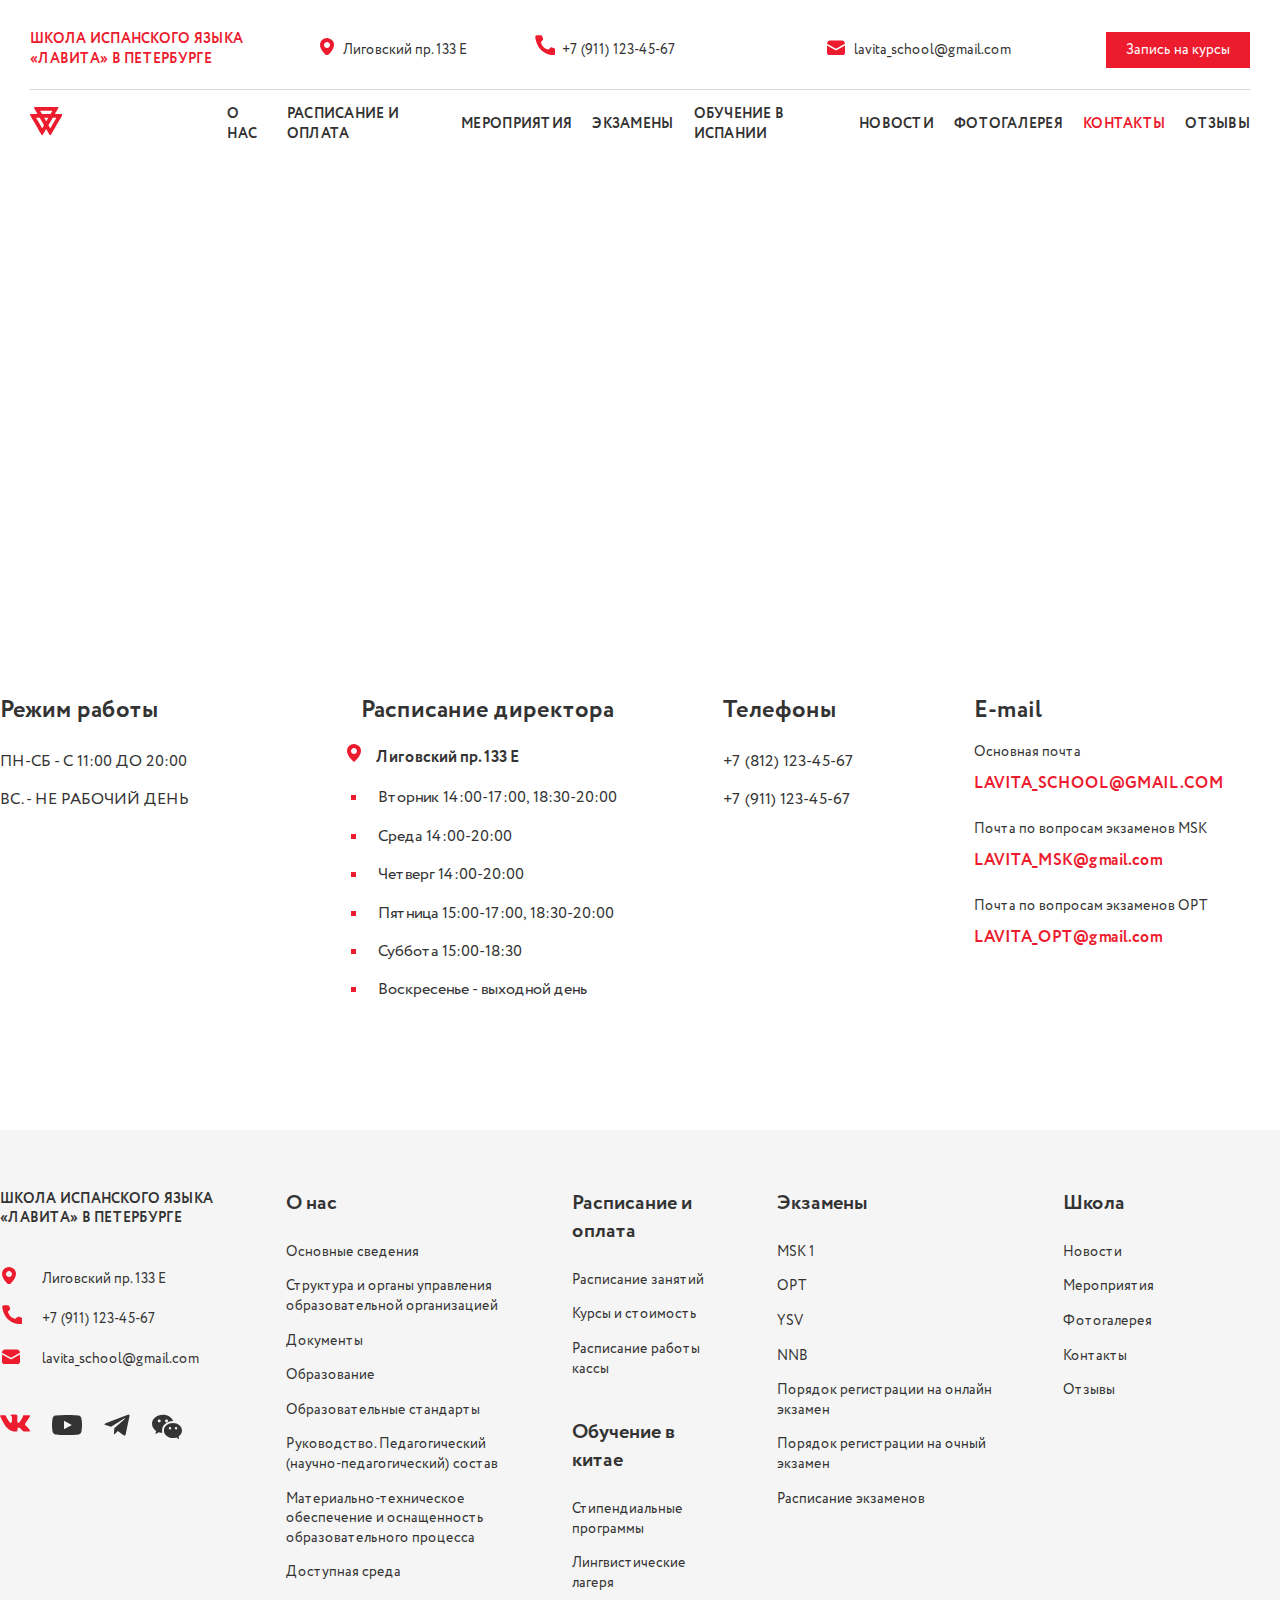
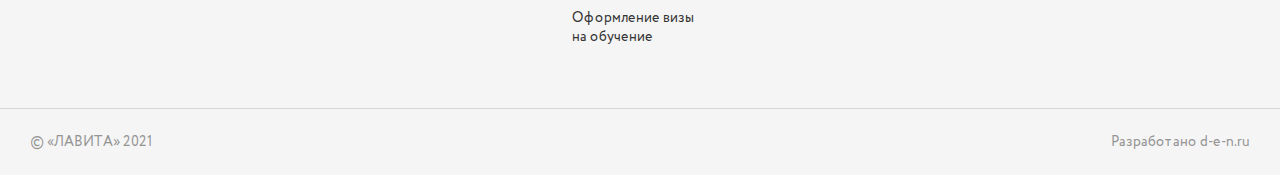
<file: contacts.html>
<!DOCTYPE html>
<html lang="ru">

<head>
	<meta charset="UTF-8">
	<title>Школа испанского языка «Лавита» в Петербурге</title>
	<link rel="stylesheet" href="/css/index.css">
  <link rel="shortcut icon" href="/img/ico/fav.svg" type="image/svg+xml">
</head>

<body>
  <header>
    <div class="header-block">
      <div class="header-block-container container">
        <nav class="header-block-menu">
          <ul class="header-block-menu-upper menu-upper">
            <li class="header-block-menu-upper-li-logo"><a href="/index.html"> Школа испанского языка «Лавита» в Петербурге</a></li>
            <li class="header-block-menu-upper-li adresse"><a href="https://www.youtube.com/watch?v=Wx9RQj6B1AU" target="blank"> Лиговский пр. 133 Е</a></li>
            <li class="header-block-menu-upper-li telephone"><a href="https://tenor.com/ru/view/steve-rambo-latenight-at-work-steve-rambo-steve-rambo-hackerman-gif-18789343" target="_blank">+7 (911) 123-45-67</a></li>
            <li class="header-block-menu-upper-li mail"><a href="mailto:lavita_school@gmail.cum">lavita_school@gmail.com</a></li>
            <li class="header-block-menu-upper-li"><button type="button" class="header-block-menu-upper-li-button button">Запись на курсы</button></li>
          </ul>
        </nav>
      </div>
      <div class="header-block-container container">
        <nav class="header-block-menu">
          <ul class="header-block-menu-lower menu-lower">
            <li class="header-block-menu-lower-li">
              <div class="header-block-container-logo">
                <svg class="header-block-container-logo-svg" width="60" height="52" viewBox="0 0 60 52" fill="none" xmlns="http://www.w3.org/2000/svg">
                  <path fill-rule="evenodd" clip-rule="evenodd" d="M52.5037 1.50294C52.5037 1.00145 52.2237 0.467961 51.8237 0.207091C51.5333 0.0177204 49.7667 0.00109633 29.9897 0.00109633C9.45805 0.00109633 8.10852 -0.04567 7.83806 0.471681C7.79648 0.551204 7.78041 0.644056 7.72408 0.752456C7.34838 1.47544 7.45754 1.78456 9.06568 4.5545C12.1593 9.88264 13.8168 12.7665 13.8168 12.8205C13.8168 12.851 10.9417 12.8758 7.42777 12.8758C1.13888 12.8758 1.03349 12.88 0.705284 13.1368C0.307361 13.4483 0 14.0017 0 14.4064C0 14.678 0.760173 16.0668 3.16479 20.1882C3.68619 21.0819 4.84541 23.0787 5.74087 24.6256C6.63632 26.1724 8.33164 29.0974 9.50832 31.1254C10.685 33.1535 13.0169 37.1753 14.6901 40.0628C16.3634 42.9502 17.9992 45.7626 18.3251 46.3126C18.651 46.8626 19.4701 48.2733 20.1451 49.4476C21.4696 51.7514 21.7083 52 22.5953 52C22.9809 52 23.1992 51.9149 23.4776 51.6563C23.6811 51.4671 24.9025 49.4844 26.1917 47.2501C29.7376 41.1051 29.9466 40.7502 30.0173 40.7506C30.0534 40.7509 30.3647 41.2431 30.7093 41.8443C34.2912 48.0957 36.2423 51.3701 36.5558 51.6563C36.8492 51.924 37.0564 52 37.4937 52C38.3106 52 38.6105 51.6608 40.1451 49.0001C41.6882 46.3246 43.0443 43.9845 47.6006 36.1342C49.4134 33.011 52.0559 28.4549 53.473 26.0094C54.8901 23.564 56.789 20.2975 57.6928 18.7507C60.1024 14.6263 60.1117 14.6067 59.9325 14.0113C59.8511 13.7407 59.6114 13.3744 59.4002 13.1976L59.0161 12.8758H52.6062C47.5297 12.8758 46.2092 12.8433 46.2574 12.7196C46.3163 12.5686 47.1387 11.1401 50.7862 4.85287C51.988 2.78129 52.5037 1.77531 52.5037 1.50294ZM20.6623 10.4761C19.9024 9.15965 19.1524 7.83918 18.9957 7.54169L18.7107 7.00095H30.0291H41.3476L40.9279 7.73243C40.6972 8.1348 39.943 9.45415 39.2522 10.6641L37.9961 12.8643L30.0201 12.8669L22.044 12.8697L20.6623 10.4761ZM12.0633 21.4381C11.7382 20.8882 11.4039 20.3107 11.3202 20.1549L11.168 19.8717L14.5767 19.9049L17.9854 19.9382L21.9356 26.7403C24.3814 30.9519 25.8573 33.6161 25.8111 33.736C25.7225 33.9656 22.7344 39.1404 22.6025 39.2926C22.5524 39.3504 22.203 38.8723 21.826 38.2302C20.6304 36.1942 17.951 31.5864 15.2597 26.938C13.8267 24.4631 12.3884 21.9881 12.0633 21.4381ZM30.0414 26.4232C29.9642 26.4692 26.4988 20.5943 26.3084 20.0944C26.2301 19.8891 26.4577 19.8757 30.0201 19.8757C33.2408 19.8757 33.8049 19.9024 33.7469 20.0525C33.7094 20.1499 33.0153 21.3733 32.2045 22.7712C31.3937 24.1692 30.5943 25.5516 30.4279 25.8432C30.2616 26.1347 30.0876 26.3957 30.0414 26.4232ZM38.6199 25.8131C40.328 22.8569 41.8061 20.3117 41.9047 20.1569C42.0834 19.8768 42.0973 19.8757 45.4232 19.8757C48.535 19.8757 48.7567 19.8904 48.6791 20.0915C48.6019 20.2918 47.6405 21.9654 44.2076 27.8755C43.4689 29.1474 41.6931 32.2129 40.2613 34.6879C38.8296 37.1628 37.6148 39.2335 37.5616 39.2895C37.4654 39.3909 34.1651 33.8608 34.1651 33.598C34.1651 33.5219 34.4687 32.9485 34.8397 32.3238C35.2108 31.6991 36.9119 28.7692 38.6199 25.8131Z" fill="#EC1B2E"/>
                </svg>            
              </div>
            </li>
            <li class="header-block-menu-lower-li"><a href="/index.html" > О нас</a></li>
            <li class="header-block-menu-lower-li"><a href="/services.html"> Расписание и оплата</a></li>
            <li class="header-block-menu-lower-li"><a href="https://www.youtube.com/watch?v=IXFjJGZlzEE" target="_blank"> Мероприятия</a></li>
            <li class="header-block-menu-lower-li"><a href="/exam.html"> Экзамены</a></li>
            <li class="header-block-menu-lower-li"><a href="https://www.tiktok.com/@contentcook/video/7117941548569873669" target="_blank"> Обучение в испании</a></li>
            <li class="header-block-menu-lower-li"><a href="https://www.reddit.com/r/gachimuchi/comments/a1yulj/unlike_you_guys_i_get_my_news_from_a_reliable/" target="_blank"> Новости</a></li>
            <li class="header-block-menu-lower-li"><a href="https://www.arte-sur.org/wp-content/uploads/2012/09/gachiprietogallery_baja.jpg" target="_blank"> Фотогалерея</a></li>
            <li class="header-block-menu-lower-li active"><a href="/contacts.html"> Контакты</a></li>
            <li class="header-block-menu-lower-li"><a href="https://rozetka.com.ua/340036834/p340036834/comments/" target="_blank"> Отзывы</a></li>
          </ul>
        </nav>
      </div>
    </div>
  </header>
    
  <main class="main">
    <div class="main-container container-contacts">
      <div class="main-maps">
        <iframe class="main-maps-map" src="https://www.google.com/maps/embed?pb=!1m18!1m12!1m3!1d1999.5088947024608!2d30.360767!3d59.9236975!2m3!1f0!2f0!3f0!3m2!1i1024!2i768!4f13.1!3m3!1m2!1s0x469631b0dc723c25%3A0x80ee543f22297132!2z0JvQuNCz0L7QstGB0LrQuNC5INC_0YAuLCA1NtCRLCDQodCw0L3QutGCLdCf0LXRgtC10YDQsdGD0YDQsywg0KDQvtGB0YHQuNGPLCAxOTEwNDA!5e0!3m2!1sru!2sua!4v1676138926021!5m2!1sru!2sua" width="600" height="450" style="border:0;" allowfullscreen="" loading="lazy" referrerpolicy="no-referrer-when-downgrade"></iframe>
      </div>
    </div>
      <div class="main-container container-contacts">
        <div class="maim-contacts">
          <div class="main-contacts-list">
            <h3 class="main-contacts-list-title-h3">Режим работы</h3>
            <ul class="maim-contacts-list-list">
              <li class="main-contacts-lists-list-item">ПН-СБ - С 11:00 ДО 20:00 <br> ВС. - НЕ РАБОЧИЙ ДЕНЬ</li>
            </ul>
          </div>
          <div class="main-contacts-list">
            <h3 class="main-contacts-list-title-h3">Расписание директора</h3>
            <ul class="maim-contacts-list-list">
              <li class="main-contacts-lists-list-item-1"><a class="item-contact" href="https://www.google.com/maps?ll=59.923784,30.361164&z=17&t=m&hl=ru&gl=UA&mapclient=embed&q=%D0%9B%D0%B8%D0%B3%D0%BE%D0%B2%D1%81%D0%BA%D0%B8%D0%B9+%D0%BF%D1%80.,+56%D0%91+%D0%A1%D0%B0%D0%BD%D0%BA%D1%82-%D0%9F%D0%B5%D1%82%D0%B5%D1%80%D0%B1%D1%83%D1%80%D0%B3+%D0%A0%D0%BE%D1%81%D1%81%D0%B8%D1%8F+191040"> Лиговский пр. 133 Е</a></li>
              <li class="main-contacts-lists-list-item item-style">Вторник 14:00-17:00, 18:30-20:00</li>
              <li class="main-contacts-lists-list-item item-style">Среда 14:00-20:00</li>
              <li class="main-contacts-lists-list-item item-style">Четверг 14:00-20:00</li>
              <li class="main-contacts-lists-list-item item-style">Пятница 15:00-17:00, 18:30-20:00</li>
              <li class="main-contacts-lists-list-item item-style">Суббота 15:00-18:30</li>
              <li class="main-contacts-lists-list-item item-style">Воскресенье - выходной день</li>
            </ul>
          </div>
          <div class="main-contacts-list telephone">
            <h3 class="main-contacts-list-title-h3">Телефоны</h3>
            <ul class="maim-contacts-list-list">
              <li class="main-contacts-lists-list-item">+7 (812) 123-45-67</li>
              <li class="main-contacts-lists-list-item">+7 (911) 123-45-67</li>
            </ul>
          </div>
          <div class="main-contacts-list">
            <h3 class="main-contacts-list-title-h3">E-mail</h3>
            <ul class="maim-contacts-list-list">
              <li class="main-contacts-lists-list-item item-mail-small">Основная почта</li>
              <li class="main-contacts-lists-list-item item-mail-red">LAVITA_SCHOOL@GMAIL.COM </li>
              <li class="main-contacts-lists-list-item item-mail-small">Почта по вопросам экзаменов MSK</li>
              <li class="main-contacts-lists-list-item item-mail-red">LAVITA_MSK@gmail.com</li>
              <li class="main-contacts-lists-list-item item-mail-small">Почта по вопросам экзаменов OPT</li>
              <li class="main-contacts-lists-list-item item-mail-red">LAVITA_OPT@gmail.com</li>
            </ul>
          </div>
        </div>
      </div>
  </main>

  <footer class="footer">
    <div class="footer-container container">
      <article class="footer-card">
        <h2 class="footer-card-logo-title-h2 footer-title-h2">ШКОЛА испанского ЯЗЫКА «ЛаВИта» в петербурге</h2>
        <ul class="footer-card-list-first">
          <li class="footer-card-list-first-items items-adresse"><a href="https://www.youtube.com/watch?v=Wx9RQj6B1AU" target="blank"> Лиговский пр. 133 Е</a></li>
          <li class="footer-card-list-first-items items-telephone"><a href="https://tenor.com/ru/view/steve-rambo-latenight-at-work-steve-rambo-steve-rambo-hackerman-gif-18789343" target="_blank">+7 (911) 123-45-67</a></li>
          <li class="footer-card-list-first-items items-mail"><a href="mailto:lavita_school@gmail.cum">lavita_school@gmail.com</a></li>
        </ul>
        <ul class="footer-card-list-first-lower">
          <li class="footer-card-list-first-lover-items">
            <a href="https://vk.com/gachimuchi" target="_blank">
              <svg width="30" height="18" viewBox="0 0 30 18" fill="none" xmlns="http://www.w3.org/2000/svg">
                <path fill-rule="evenodd" clip-rule="evenodd" d="M26.7031 12.4468C26.7031 12.4468 29.1286 14.8423 29.7286 15.9508C29.7403 15.9668 29.7494 15.9845 29.7556 16.0033C30.0001 16.4128 30.0601 16.7338 29.9401 16.9708C29.7376 17.3623 29.0521 17.5588 28.8196 17.5753H24.5326C24.2341 17.5753 23.6131 17.4973 22.8571 16.9753C22.2796 16.5718 21.7051 15.9073 21.1486 15.2578C20.3176 14.2933 19.5991 13.4563 18.8716 13.4563C18.7798 13.4561 18.6885 13.4713 18.6016 13.5013C18.0511 13.6753 17.3521 14.4598 17.3521 16.5493C17.3521 17.2033 16.8361 17.5753 16.4746 17.5753H14.5111C13.8421 17.5753 10.3591 17.3413 7.27064 14.0848C3.48614 10.0978 0.0871351 2.09982 0.0541351 2.02932C-0.157365 1.51182 0.286635 1.22982 0.766635 1.22982H5.09564C5.67614 1.22982 5.86514 1.58082 5.99714 1.89582C6.15014 2.25732 6.71714 3.70332 7.64714 5.32782C9.15314 7.97082 10.0786 9.04632 10.8181 9.04632C10.9571 9.04673 11.0937 9.01051 11.2141 8.94132C12.1801 8.41032 12.0001 4.96032 11.9551 4.24932C11.9551 4.11132 11.9536 2.70882 11.4586 2.03082C11.1046 1.54482 10.5016 1.35582 10.1371 1.28682C10.2346 1.14582 10.4416 0.929816 10.7071 0.802316C11.3686 0.472316 12.5641 0.424316 13.7506 0.424316H14.4091C15.6961 0.442316 16.0291 0.524816 16.4971 0.643316C17.4391 0.868316 17.4571 1.47882 17.3746 3.55782C17.3506 4.15182 17.3251 4.82082 17.3251 5.60832C17.3251 5.77632 17.3176 5.96382 17.3176 6.15432C17.2891 7.22082 17.2516 8.42232 18.0046 8.91582C18.1023 8.97666 18.2151 9.00888 18.3301 9.00882C18.5911 9.00882 19.3726 9.00882 21.4921 5.37132C22.4221 3.76482 23.1421 1.87032 23.1916 1.72782C23.2336 1.64832 23.3596 1.42482 23.5126 1.33482C23.6215 1.27691 23.7434 1.24798 23.8666 1.25082H28.9591C29.5141 1.25082 29.8906 1.33482 29.9641 1.54482C30.0871 1.88532 29.9401 2.92482 27.6151 6.06882C27.2236 6.59232 26.8801 7.04532 26.5786 7.44132C24.4711 10.2073 24.4711 10.3468 26.7031 12.4468Z" fill="#EC1B2E"/>
              </svg>              
            </a>  
          </li>
          <li class="footer-card-list-first-lover-items">
            <a href="https://www.youtube.com/hashtag/%D0%B3%D0%B0%D1%87%D0%B8" target="_blank">
              <svg width="30" height="22" viewBox="0 0 30 22" fill="none" xmlns="http://www.w3.org/2000/svg">
                <path d="M29.3748 4.1336C29.2049 3.52764 28.874 2.97903 28.4173 2.5461C27.9477 2.09986 27.372 1.78065 26.7448 1.6186C24.3973 0.999851 14.9923 0.999851 14.9923 0.999851C11.0715 0.955242 7.15158 1.15144 3.2548 1.58735C2.62753 1.76137 2.053 2.08771 1.58229 2.53735C1.11979 2.98235 0.784795 3.5311 0.609795 4.13235C0.189411 6.39703 -0.0148401 8.69653 -0.000205083 10.9999C-0.0152051 13.3011 0.188545 15.5999 0.609795 17.8674C0.781045 18.4661 1.11479 19.0124 1.57854 19.4536C2.04229 19.8949 2.6198 20.2136 3.2548 20.3824C5.63354 20.9999 14.9923 20.9999 14.9923 20.9999C18.9181 21.0445 22.843 20.8483 26.7448 20.4124C27.372 20.2503 27.9477 19.9311 28.4173 19.4849C28.8739 19.052 29.2044 18.5033 29.3735 17.8974C29.8049 15.6335 30.0146 13.3331 29.9998 11.0286C30.0322 8.71436 29.8228 6.40306 29.3748 4.13235V4.1336ZM12.0023 15.2799V6.7211L19.8273 11.0011L12.0023 15.2799Z" fill="#333333"/>
              </svg>  
            </a>
          </li>
          <li class="footer-card-list-first-lover-items">
            <a href="https://t.me/GachiMuchiforall/465" target="_blank">
              <svg width="26" height="22" viewBox="0 0 26 22" fill="none" xmlns="http://www.w3.org/2000/svg">
                <path d="M23.8312 0.646269L1.66875 9.19252C0.156246 9.80002 0.164997 10.6438 1.39125 11.02L7.08125 12.795L20.2462 4.48877C20.8687 4.11002 21.4375 4.31377 20.97 4.72877L10.3037 14.355H10.3012L10.3037 14.3563L9.91125 20.2213C10.4862 20.2213 10.74 19.9575 11.0625 19.6463L13.8262 16.9588L19.575 21.205C20.635 21.7888 21.3962 21.4888 21.66 20.2238L25.4337 2.43877C25.82 0.890019 24.8425 0.188769 23.8312 0.646269Z" fill="#333333"/>
              </svg>
            </a>
          </li>
          <li>
            <a href="https://images7.memedroid.com/images/UPLOADED978/5ce595c271703.jpeg" target="_blank">
              <svg width="30" height="25" viewBox="0 0 30 25" fill="none" xmlns="http://www.w3.org/2000/svg">
                <path d="M20.955 24.0542C15.9581 24.0542 11.9062 20.6792 11.9062 16.5204C11.9062 12.3579 15.9544 8.98291 20.9513 8.98291C25.9481 8.98291 30 12.3579 30 16.5204C30 18.7892 28.7812 20.8348 26.8763 22.2129C26.7703 22.2882 26.6912 22.3954 26.6507 22.519C26.6102 22.6425 26.6104 22.7758 26.6513 22.8992L27.06 24.4179C27.0853 24.4891 27.1035 24.5626 27.1144 24.6373C27.1125 24.7172 27.0799 24.7934 27.0233 24.85C26.9667 24.9065 26.8906 24.9391 26.8106 24.941C26.749 24.9387 26.6893 24.9192 26.6381 24.8848L24.6562 23.741C24.5111 23.6538 24.3456 23.606 24.1763 23.6023C24.0861 23.6028 23.9964 23.616 23.91 23.6417C22.9493 23.9174 21.9545 24.0563 20.955 24.0542ZM16.995 14.891C17.1091 15.0661 17.2665 15.2088 17.4519 15.3052C17.6374 15.4016 17.8446 15.4485 18.0534 15.4412C18.2623 15.434 18.4658 15.3729 18.6441 15.2639C18.8224 15.155 18.9696 15.0017 19.0713 14.8192C19.173 14.6366 19.2258 14.4308 19.2246 14.2218C19.2233 14.0128 19.1682 13.8077 19.0644 13.6263C18.9605 13.4449 18.8116 13.2934 18.6321 13.1865C18.4525 13.0796 18.2483 13.0208 18.0394 13.016C17.8801 13.0158 17.7223 13.047 17.5751 13.1079C17.4279 13.1688 17.2942 13.2582 17.1817 13.3709C17.0691 13.4836 16.98 13.6175 16.9193 13.7648C16.8586 13.9121 16.8276 14.0699 16.8281 14.2292C16.8162 14.4618 16.8751 14.6925 16.9969 14.891H16.995ZM23.055 14.8929C23.1697 15.068 23.3278 15.2103 23.5138 15.3061C23.6999 15.4019 23.9076 15.4478 24.1167 15.4394C24.3259 15.431 24.5292 15.3686 24.707 15.2582C24.8848 15.1478 25.031 14.9933 25.1313 14.8096C25.2316 14.6259 25.2825 14.4194 25.2793 14.2101C25.276 14.0009 25.2185 13.796 25.1125 13.6156C25.0065 13.4351 24.8556 13.2852 24.6744 13.1805C24.4932 13.0758 24.288 13.0197 24.0788 13.0179C23.7587 13.0184 23.4518 13.1458 23.2255 13.3721C22.9991 13.5985 22.8717 13.9053 22.8713 14.2254C22.8641 14.4613 22.9281 14.6939 23.055 14.8929Z" fill="#333333"/>
                <path d="M0 9.79875C0 12.5269 1.46437 14.9831 3.75187 16.6538C3.87954 16.7435 3.97468 16.8723 4.02302 17.0207C4.07135 17.1691 4.0703 17.3291 4.02 17.4769L3.71813 18.6019L3.53063 19.3013C3.49807 19.3854 3.47786 19.4738 3.47062 19.5638C3.47038 19.6113 3.47957 19.6585 3.49766 19.7025C3.51576 19.7465 3.54241 19.7865 3.57606 19.8202C3.60971 19.8538 3.64971 19.8805 3.69372 19.8986C3.73774 19.9167 3.78491 19.9259 3.8325 19.9256C3.90562 19.9256 3.97687 19.9069 4.04063 19.8713L6.41813 18.4969C6.59292 18.3924 6.79202 18.3355 6.99563 18.3319C7.10437 18.3319 7.21312 18.3488 7.31625 18.3787C8.30851 18.6635 9.33156 18.8271 10.3631 18.8662C10.1415 18.1041 10.0298 17.3143 10.0312 16.5206C10.0312 11.0156 15.2531 7.10812 20.9513 7.10812C21.045 7.10812 21.1388 7.10813 21.2325 7.11188C19.8506 3.42938 15.735 0.75 10.8675 0.75C4.8675 0.75 0 4.8 0 9.79875ZM8.685 6.88312C8.685 7.26603 8.53289 7.63325 8.26214 7.90401C7.99138 8.17477 7.62416 8.32687 7.24125 8.32687C6.85834 8.32687 6.49112 8.17477 6.22036 7.90401C5.94961 7.63325 5.7975 7.26603 5.7975 6.88312C5.7975 6.50022 5.94961 6.133 6.22036 5.86224C6.49112 5.59148 6.85834 5.43937 7.24125 5.43937C7.62416 5.43937 7.99138 5.59148 8.26214 5.86224C8.53289 6.133 8.685 6.50022 8.685 6.88312ZM15.9506 6.88312C15.9506 7.26603 15.7985 7.63325 15.5278 7.90401C15.257 8.17477 14.8898 8.32687 14.5069 8.32687C14.124 8.32687 13.7567 8.17477 13.486 7.90401C13.2152 7.63325 13.0631 7.26603 13.0631 6.88312C13.0631 6.50022 13.2152 6.133 13.486 5.86224C13.7567 5.59148 14.124 5.43937 14.5069 5.43937C14.8898 5.43937 15.257 5.59148 15.5278 5.86224C15.7985 6.133 15.9506 6.50022 15.9506 6.88312Z" fill="#333333"/>
              </svg>
            </a>
          </li>
        </ul>
      </article>
      <article class="footer-card">
        <h2 class="footer-card-title-h2 footer-title">О нас</h2>
        <ul class="footer-card-list">
          <li class="footer-card-list-item"><a href="https://www.google.com/search?q=%D0%B3%D0%B0%D1%87%D0%B8+%D0%BF%D0%BE%D1%80%D0%BD%D0%BE&sxsrf=AJOqlzXwdBYUiTlJhaTRgukDn5wllcz79A%3A1675635725541&ei=DSzgY5DfIPzk7_UPy_K2iAI&ved=0ahUKEwjQmcbBtf_8AhV88rsIHUu5DSEQ4dUDCA8&uact=5&oq=%D0%B3%D0%B0%D1%87%D0%B8+%D0%BF%D0%BE%D1%80%D0%BD%D0%BE&gs_lcp=Cgxnd3Mtd2l6LXNlcnAQA0oECEEYAUoECEYYAFCNF1jnHGCWH2gBcAB4AIABYIgB4wKSAQE0mAEAoAEBwAEB&sclient=gws-wiz-serp"  target="balnk">Основные сведения</a></li>
          <li class="footer-card-list-item"><a href="https://www.google.com/search?q=%D0%B3%D0%B0%D1%87%D0%B8+%D0%BF%D0%BE%D1%80%D0%BD%D0%BE&sxsrf=AJOqlzXwdBYUiTlJhaTRgukDn5wllcz79A%3A1675635725541&ei=DSzgY5DfIPzk7_UPy_K2iAI&ved=0ahUKEwjQmcbBtf_8AhV88rsIHUu5DSEQ4dUDCA8&uact=5&oq=%D0%B3%D0%B0%D1%87%D0%B8+%D0%BF%D0%BE%D1%80%D0%BD%D0%BE&gs_lcp=Cgxnd3Mtd2l6LXNlcnAQA0oECEEYAUoECEYYAFCNF1jnHGCWH2gBcAB4AIABYIgB4wKSAQE0mAEAoAEBwAEB&sclient=gws-wiz-serp"  target="balnk">Структура и органы управления образовательной организацией</a></li>
          <li class="footer-card-list-item"><a href="https://www.google.com/search?q=%D0%B3%D0%B0%D1%87%D0%B8+%D0%BF%D0%BE%D1%80%D0%BD%D0%BE&sxsrf=AJOqlzXwdBYUiTlJhaTRgukDn5wllcz79A%3A1675635725541&ei=DSzgY5DfIPzk7_UPy_K2iAI&ved=0ahUKEwjQmcbBtf_8AhV88rsIHUu5DSEQ4dUDCA8&uact=5&oq=%D0%B3%D0%B0%D1%87%D0%B8+%D0%BF%D0%BE%D1%80%D0%BD%D0%BE&gs_lcp=Cgxnd3Mtd2l6LXNlcnAQA0oECEEYAUoECEYYAFCNF1jnHGCWH2gBcAB4AIABYIgB4wKSAQE0mAEAoAEBwAEB&sclient=gws-wiz-serp"  target="balnk">Документы</a></li>
          <li class="footer-card-list-item"><a href="https://www.google.com/search?q=%D0%B3%D0%B0%D1%87%D0%B8+%D0%BF%D0%BE%D1%80%D0%BD%D0%BE&sxsrf=AJOqlzXwdBYUiTlJhaTRgukDn5wllcz79A%3A1675635725541&ei=DSzgY5DfIPzk7_UPy_K2iAI&ved=0ahUKEwjQmcbBtf_8AhV88rsIHUu5DSEQ4dUDCA8&uact=5&oq=%D0%B3%D0%B0%D1%87%D0%B8+%D0%BF%D0%BE%D1%80%D0%BD%D0%BE&gs_lcp=Cgxnd3Mtd2l6LXNlcnAQA0oECEEYAUoECEYYAFCNF1jnHGCWH2gBcAB4AIABYIgB4wKSAQE0mAEAoAEBwAEB&sclient=gws-wiz-serp"  target="balnk">Образование</a></li>
          <li class="footer-card-list-item"><a href="https://www.google.com/search?q=%D0%B3%D0%B0%D1%87%D0%B8+%D0%BF%D0%BE%D1%80%D0%BD%D0%BE&sxsrf=AJOqlzXwdBYUiTlJhaTRgukDn5wllcz79A%3A1675635725541&ei=DSzgY5DfIPzk7_UPy_K2iAI&ved=0ahUKEwjQmcbBtf_8AhV88rsIHUu5DSEQ4dUDCA8&uact=5&oq=%D0%B3%D0%B0%D1%87%D0%B8+%D0%BF%D0%BE%D1%80%D0%BD%D0%BE&gs_lcp=Cgxnd3Mtd2l6LXNlcnAQA0oECEEYAUoECEYYAFCNF1jnHGCWH2gBcAB4AIABYIgB4wKSAQE0mAEAoAEBwAEB&sclient=gws-wiz-serp"  target="balnk">Образовательные стандарты</a></li>
          <li class="footer-card-list-item"><a href="https://www.google.com/search?q=%D0%B3%D0%B0%D1%87%D0%B8+%D0%BF%D0%BE%D1%80%D0%BD%D0%BE&sxsrf=AJOqlzXwdBYUiTlJhaTRgukDn5wllcz79A%3A1675635725541&ei=DSzgY5DfIPzk7_UPy_K2iAI&ved=0ahUKEwjQmcbBtf_8AhV88rsIHUu5DSEQ4dUDCA8&uact=5&oq=%D0%B3%D0%B0%D1%87%D0%B8+%D0%BF%D0%BE%D1%80%D0%BD%D0%BE&gs_lcp=Cgxnd3Mtd2l6LXNlcnAQA0oECEEYAUoECEYYAFCNF1jnHGCWH2gBcAB4AIABYIgB4wKSAQE0mAEAoAEBwAEB&sclient=gws-wiz-serp"  target="balnk">Руководство. Педагогический (научно-педагогический) состав</a></li>
          <li class="footer-card-list-item"><a href="https://www.google.com/search?q=%D0%B3%D0%B0%D1%87%D0%B8+%D0%BF%D0%BE%D1%80%D0%BD%D0%BE&sxsrf=AJOqlzXwdBYUiTlJhaTRgukDn5wllcz79A%3A1675635725541&ei=DSzgY5DfIPzk7_UPy_K2iAI&ved=0ahUKEwjQmcbBtf_8AhV88rsIHUu5DSEQ4dUDCA8&uact=5&oq=%D0%B3%D0%B0%D1%87%D0%B8+%D0%BF%D0%BE%D1%80%D0%BD%D0%BE&gs_lcp=Cgxnd3Mtd2l6LXNlcnAQA0oECEEYAUoECEYYAFCNF1jnHGCWH2gBcAB4AIABYIgB4wKSAQE0mAEAoAEBwAEB&sclient=gws-wiz-serp"  target="balnk">Материально-техническое обеспечение и оснащенность образовательного процесса</a></li>
          <li class="footer-card-list-item"><a href="https://www.google.com/search?q=%D0%B3%D0%B0%D1%87%D0%B8+%D0%BF%D0%BE%D1%80%D0%BD%D0%BE&sxsrf=AJOqlzXwdBYUiTlJhaTRgukDn5wllcz79A%3A1675635725541&ei=DSzgY5DfIPzk7_UPy_K2iAI&ved=0ahUKEwjQmcbBtf_8AhV88rsIHUu5DSEQ4dUDCA8&uact=5&oq=%D0%B3%D0%B0%D1%87%D0%B8+%D0%BF%D0%BE%D1%80%D0%BD%D0%BE&gs_lcp=Cgxnd3Mtd2l6LXNlcnAQA0oECEEYAUoECEYYAFCNF1jnHGCWH2gBcAB4AIABYIgB4wKSAQE0mAEAoAEBwAEB&sclient=gws-wiz-serp"  target="balnk">Доступная среда</a></li>
        </ul>
      </article>

      <div class="footer-card-div">
        <article class="footer-card">
          <h3 class="footer-card-title-h3 footer-title">Расписание и оплата</h3>
          <ul class="footer-card-list">
            <li class="footer-card-list-item"><a href="https://www.google.com/search?q=%D0%B3%D0%B0%D1%87%D0%B8+%D0%BF%D0%BE%D1%80%D0%BD%D0%BE&sxsrf=AJOqlzXwdBYUiTlJhaTRgukDn5wllcz79A%3A1675635725541&ei=DSzgY5DfIPzk7_UPy_K2iAI&ved=0ahUKEwjQmcbBtf_8AhV88rsIHUu5DSEQ4dUDCA8&uact=5&oq=%D0%B3%D0%B0%D1%87%D0%B8+%D0%BF%D0%BE%D1%80%D0%BD%D0%BE&gs_lcp=Cgxnd3Mtd2l6LXNlcnAQA0oECEEYAUoECEYYAFCNF1jnHGCWH2gBcAB4AIABYIgB4wKSAQE0mAEAoAEBwAEB&sclient=gws-wiz-serp"  target="balnk">Расписание занятий</a></li>
            <li class="footer-card-list-item"><a href="https://www.google.com/search?q=%D0%B3%D0%B0%D1%87%D0%B8+%D0%BF%D0%BE%D1%80%D0%BD%D0%BE&sxsrf=AJOqlzXwdBYUiTlJhaTRgukDn5wllcz79A%3A1675635725541&ei=DSzgY5DfIPzk7_UPy_K2iAI&ved=0ahUKEwjQmcbBtf_8AhV88rsIHUu5DSEQ4dUDCA8&uact=5&oq=%D0%B3%D0%B0%D1%87%D0%B8+%D0%BF%D0%BE%D1%80%D0%BD%D0%BE&gs_lcp=Cgxnd3Mtd2l6LXNlcnAQA0oECEEYAUoECEYYAFCNF1jnHGCWH2gBcAB4AIABYIgB4wKSAQE0mAEAoAEBwAEB&sclient=gws-wiz-serp"  target="balnk">Курсы и стоимость</a></li>
            <li class="footer-card-list-item"><a href="https://www.google.com/search?q=%D0%B3%D0%B0%D1%87%D0%B8+%D0%BF%D0%BE%D1%80%D0%BD%D0%BE&sxsrf=AJOqlzXwdBYUiTlJhaTRgukDn5wllcz79A%3A1675635725541&ei=DSzgY5DfIPzk7_UPy_K2iAI&ved=0ahUKEwjQmcbBtf_8AhV88rsIHUu5DSEQ4dUDCA8&uact=5&oq=%D0%B3%D0%B0%D1%87%D0%B8+%D0%BF%D0%BE%D1%80%D0%BD%D0%BE&gs_lcp=Cgxnd3Mtd2l6LXNlcnAQA0oECEEYAUoECEYYAFCNF1jnHGCWH2gBcAB4AIABYIgB4wKSAQE0mAEAoAEBwAEB&sclient=gws-wiz-serp"  target="balnk">Расписание работы кассы</a></li>
          </ul>
        </article><article class="footer-card">
          <h3 class="footer-card-title-h3 footer-title">Обучение в китае</h3>
          <ul class="footer-card-list">
            <li class="footer-card-list-item"><a href="https://www.google.com/search?q=%D0%B3%D0%B0%D1%87%D0%B8+%D0%BF%D0%BE%D1%80%D0%BD%D0%BE&sxsrf=AJOqlzXwdBYUiTlJhaTRgukDn5wllcz79A%3A1675635725541&ei=DSzgY5DfIPzk7_UPy_K2iAI&ved=0ahUKEwjQmcbBtf_8AhV88rsIHUu5DSEQ4dUDCA8&uact=5&oq=%D0%B3%D0%B0%D1%87%D0%B8+%D0%BF%D0%BE%D1%80%D0%BD%D0%BE&gs_lcp=Cgxnd3Mtd2l6LXNlcnAQA0oECEEYAUoECEYYAFCNF1jnHGCWH2gBcAB4AIABYIgB4wKSAQE0mAEAoAEBwAEB&sclient=gws-wiz-serp"  target="balnk">Стипендиальные программы</a></li>
            <li class="footer-card-list-item"><a href="https://www.google.com/search?q=%D0%B3%D0%B0%D1%87%D0%B8+%D0%BF%D0%BE%D1%80%D0%BD%D0%BE&sxsrf=AJOqlzXwdBYUiTlJhaTRgukDn5wllcz79A%3A1675635725541&ei=DSzgY5DfIPzk7_UPy_K2iAI&ved=0ahUKEwjQmcbBtf_8AhV88rsIHUu5DSEQ4dUDCA8&uact=5&oq=%D0%B3%D0%B0%D1%87%D0%B8+%D0%BF%D0%BE%D1%80%D0%BD%D0%BE&gs_lcp=Cgxnd3Mtd2l6LXNlcnAQA0oECEEYAUoECEYYAFCNF1jnHGCWH2gBcAB4AIABYIgB4wKSAQE0mAEAoAEBwAEB&sclient=gws-wiz-serp"  target="balnk">Лингвистические лагеря</a></li>
            <li class="footer-card-list-item"><a href="https://www.google.com/search?q=%D0%B3%D0%B0%D1%87%D0%B8+%D0%BF%D0%BE%D1%80%D0%BD%D0%BE&sxsrf=AJOqlzXwdBYUiTlJhaTRgukDn5wllcz79A%3A1675635725541&ei=DSzgY5DfIPzk7_UPy_K2iAI&ved=0ahUKEwjQmcbBtf_8AhV88rsIHUu5DSEQ4dUDCA8&uact=5&oq=%D0%B3%D0%B0%D1%87%D0%B8+%D0%BF%D0%BE%D1%80%D0%BD%D0%BE&gs_lcp=Cgxnd3Mtd2l6LXNlcnAQA0oECEEYAUoECEYYAFCNF1jnHGCWH2gBcAB4AIABYIgB4wKSAQE0mAEAoAEBwAEB&sclient=gws-wiz-serp"  target="balnk">Оформление визы на обучение</a></li>
          </ul>
        </article>
      </div>

      <article class="footer-card">
        <h2 class="footer-card-title-h2 footer-title">Экзамены</h2>
        <ul class="footer-card-list">
          <li class="footer-card-list-item"><a href="https://www.google.com/search?q=%D0%B3%D0%B0%D1%87%D0%B8+%D0%BF%D0%BE%D1%80%D0%BD%D0%BE&sxsrf=AJOqlzXwdBYUiTlJhaTRgukDn5wllcz79A%3A1675635725541&ei=DSzgY5DfIPzk7_UPy_K2iAI&ved=0ahUKEwjQmcbBtf_8AhV88rsIHUu5DSEQ4dUDCA8&uact=5&oq=%D0%B3%D0%B0%D1%87%D0%B8+%D0%BF%D0%BE%D1%80%D0%BD%D0%BE&gs_lcp=Cgxnd3Mtd2l6LXNlcnAQA0oECEEYAUoECEYYAFCNF1jnHGCWH2gBcAB4AIABYIgB4wKSAQE0mAEAoAEBwAEB&sclient=gws-wiz-serp"  target="balnk"> MSK 1</a></li>
          <li class="footer-card-list-item"><a href="https://www.google.com/search?q=%D0%B3%D0%B0%D1%87%D0%B8+%D0%BF%D0%BE%D1%80%D0%BD%D0%BE&sxsrf=AJOqlzXwdBYUiTlJhaTRgukDn5wllcz79A%3A1675635725541&ei=DSzgY5DfIPzk7_UPy_K2iAI&ved=0ahUKEwjQmcbBtf_8AhV88rsIHUu5DSEQ4dUDCA8&uact=5&oq=%D0%B3%D0%B0%D1%87%D0%B8+%D0%BF%D0%BE%D1%80%D0%BD%D0%BE&gs_lcp=Cgxnd3Mtd2l6LXNlcnAQA0oECEEYAUoECEYYAFCNF1jnHGCWH2gBcAB4AIABYIgB4wKSAQE0mAEAoAEBwAEB&sclient=gws-wiz-serp"  target="balnk">OPT</a></li>
          <li class="footer-card-list-item"><a href="https://www.google.com/search?q=%D0%B3%D0%B0%D1%87%D0%B8+%D0%BF%D0%BE%D1%80%D0%BD%D0%BE&sxsrf=AJOqlzXwdBYUiTlJhaTRgukDn5wllcz79A%3A1675635725541&ei=DSzgY5DfIPzk7_UPy_K2iAI&ved=0ahUKEwjQmcbBtf_8AhV88rsIHUu5DSEQ4dUDCA8&uact=5&oq=%D0%B3%D0%B0%D1%87%D0%B8+%D0%BF%D0%BE%D1%80%D0%BD%D0%BE&gs_lcp=Cgxnd3Mtd2l6LXNlcnAQA0oECEEYAUoECEYYAFCNF1jnHGCWH2gBcAB4AIABYIgB4wKSAQE0mAEAoAEBwAEB&sclient=gws-wiz-serp"  target="balnk">YSV</a> </li>
          <li class="footer-card-list-item"><a href="https://www.google.com/search?q=%D0%B3%D0%B0%D1%87%D0%B8+%D0%BF%D0%BE%D1%80%D0%BD%D0%BE&sxsrf=AJOqlzXwdBYUiTlJhaTRgukDn5wllcz79A%3A1675635725541&ei=DSzgY5DfIPzk7_UPy_K2iAI&ved=0ahUKEwjQmcbBtf_8AhV88rsIHUu5DSEQ4dUDCA8&uact=5&oq=%D0%B3%D0%B0%D1%87%D0%B8+%D0%BF%D0%BE%D1%80%D0%BD%D0%BE&gs_lcp=Cgxnd3Mtd2l6LXNlcnAQA0oECEEYAUoECEYYAFCNF1jnHGCWH2gBcAB4AIABYIgB4wKSAQE0mAEAoAEBwAEB&sclient=gws-wiz-serp"  target="balnk"> NNB</a></li>
          <li class="footer-card-list-item"><a href="https://www.google.com/search?q=%D0%B3%D0%B0%D1%87%D0%B8+%D0%BF%D0%BE%D1%80%D0%BD%D0%BE&sxsrf=AJOqlzXwdBYUiTlJhaTRgukDn5wllcz79A%3A1675635725541&ei=DSzgY5DfIPzk7_UPy_K2iAI&ved=0ahUKEwjQmcbBtf_8AhV88rsIHUu5DSEQ4dUDCA8&uact=5&oq=%D0%B3%D0%B0%D1%87%D0%B8+%D0%BF%D0%BE%D1%80%D0%BD%D0%BE&gs_lcp=Cgxnd3Mtd2l6LXNlcnAQA0oECEEYAUoECEYYAFCNF1jnHGCWH2gBcAB4AIABYIgB4wKSAQE0mAEAoAEBwAEB&sclient=gws-wiz-serp"  target="balnk">Порядок регистрации на онлайн экзамен</a></li>
          <li class="footer-card-list-item"><a href="https://www.google.com/search?q=%D0%B3%D0%B0%D1%87%D0%B8+%D0%BF%D0%BE%D1%80%D0%BD%D0%BE&sxsrf=AJOqlzXwdBYUiTlJhaTRgukDn5wllcz79A%3A1675635725541&ei=DSzgY5DfIPzk7_UPy_K2iAI&ved=0ahUKEwjQmcbBtf_8AhV88rsIHUu5DSEQ4dUDCA8&uact=5&oq=%D0%B3%D0%B0%D1%87%D0%B8+%D0%BF%D0%BE%D1%80%D0%BD%D0%BE&gs_lcp=Cgxnd3Mtd2l6LXNlcnAQA0oECEEYAUoECEYYAFCNF1jnHGCWH2gBcAB4AIABYIgB4wKSAQE0mAEAoAEBwAEB&sclient=gws-wiz-serp"  target="balnk">Порядок регистрации на очный экзамен</a></li>
          <li class="footer-card-list-item"><a href="https://www.google.com/search?q=%D0%B3%D0%B0%D1%87%D0%B8+%D0%BF%D0%BE%D1%80%D0%BD%D0%BE&sxsrf=AJOqlzXwdBYUiTlJhaTRgukDn5wllcz79A%3A1675635725541&ei=DSzgY5DfIPzk7_UPy_K2iAI&ved=0ahUKEwjQmcbBtf_8AhV88rsIHUu5DSEQ4dUDCA8&uact=5&oq=%D0%B3%D0%B0%D1%87%D0%B8+%D0%BF%D0%BE%D1%80%D0%BD%D0%BE&gs_lcp=Cgxnd3Mtd2l6LXNlcnAQA0oECEEYAUoECEYYAFCNF1jnHGCWH2gBcAB4AIABYIgB4wKSAQE0mAEAoAEBwAEB&sclient=gws-wiz-serp"  target="balnk">Расписание экзаменов</a></li>
        </ul>
      </article>
      <article class="footer-card">
        <h2 class="footer-card-title-h2 footer-title">Школа</h2>
        <ul class="footer-card-list">
          <li class="footer-card-list-item"><a href="https://www.google.com/search?q=%D0%B3%D0%B0%D1%87%D0%B8+%D0%BF%D0%BE%D1%80%D0%BD%D0%BE&sxsrf=AJOqlzXwdBYUiTlJhaTRgukDn5wllcz79A%3A1675635725541&ei=DSzgY5DfIPzk7_UPy_K2iAI&ved=0ahUKEwjQmcbBtf_8AhV88rsIHUu5DSEQ4dUDCA8&uact=5&oq=%D0%B3%D0%B0%D1%87%D0%B8+%D0%BF%D0%BE%D1%80%D0%BD%D0%BE&gs_lcp=Cgxnd3Mtd2l6LXNlcnAQA0oECEEYAUoECEYYAFCNF1jnHGCWH2gBcAB4AIABYIgB4wKSAQE0mAEAoAEBwAEB&sclient=gws-wiz-serp"  target="balnk">Новости</a></li>
          <li class="footer-card-list-item"><a href="https://www.google.com/search?q=%D0%B3%D0%B0%D1%87%D0%B8+%D0%BF%D0%BE%D1%80%D0%BD%D0%BE&sxsrf=AJOqlzXwdBYUiTlJhaTRgukDn5wllcz79A%3A1675635725541&ei=DSzgY5DfIPzk7_UPy_K2iAI&ved=0ahUKEwjQmcbBtf_8AhV88rsIHUu5DSEQ4dUDCA8&uact=5&oq=%D0%B3%D0%B0%D1%87%D0%B8+%D0%BF%D0%BE%D1%80%D0%BD%D0%BE&gs_lcp=Cgxnd3Mtd2l6LXNlcnAQA0oECEEYAUoECEYYAFCNF1jnHGCWH2gBcAB4AIABYIgB4wKSAQE0mAEAoAEBwAEB&sclient=gws-wiz-serp"  target="balnk">Мероприятия</a> </li>
          <li class="footer-card-list-item"><a href="https://www.google.com/search?q=%D0%B3%D0%B0%D1%87%D0%B8+%D0%BF%D0%BE%D1%80%D0%BD%D0%BE&sxsrf=AJOqlzXwdBYUiTlJhaTRgukDn5wllcz79A%3A1675635725541&ei=DSzgY5DfIPzk7_UPy_K2iAI&ved=0ahUKEwjQmcbBtf_8AhV88rsIHUu5DSEQ4dUDCA8&uact=5&oq=%D0%B3%D0%B0%D1%87%D0%B8+%D0%BF%D0%BE%D1%80%D0%BD%D0%BE&gs_lcp=Cgxnd3Mtd2l6LXNlcnAQA0oECEEYAUoECEYYAFCNF1jnHGCWH2gBcAB4AIABYIgB4wKSAQE0mAEAoAEBwAEB&sclient=gws-wiz-serp"  target="balnk">Фотогалерея</a> </li>
          <li class="footer-card-list-item"><a href="https://www.google.com/search?q=%D0%B3%D0%B0%D1%87%D0%B8+%D0%BF%D0%BE%D1%80%D0%BD%D0%BE&sxsrf=AJOqlzXwdBYUiTlJhaTRgukDn5wllcz79A%3A1675635725541&ei=DSzgY5DfIPzk7_UPy_K2iAI&ved=0ahUKEwjQmcbBtf_8AhV88rsIHUu5DSEQ4dUDCA8&uact=5&oq=%D0%B3%D0%B0%D1%87%D0%B8+%D0%BF%D0%BE%D1%80%D0%BD%D0%BE&gs_lcp=Cgxnd3Mtd2l6LXNlcnAQA0oECEEYAUoECEYYAFCNF1jnHGCWH2gBcAB4AIABYIgB4wKSAQE0mAEAoAEBwAEB&sclient=gws-wiz-serp"  target="balnk">Контакты</a></li>
          <li class="footer-card-list-item"><a href="https://www.google.com/search?q=%D0%B3%D0%B0%D1%87%D0%B8+%D0%BF%D0%BE%D1%80%D0%BD%D0%BE&sxsrf=AJOqlzXwdBYUiTlJhaTRgukDn5wllcz79A%3A1675635725541&ei=DSzgY5DfIPzk7_UPy_K2iAI&ved=0ahUKEwjQmcbBtf_8AhV88rsIHUu5DSEQ4dUDCA8&uact=5&oq=%D0%B3%D0%B0%D1%87%D0%B8+%D0%BF%D0%BE%D1%80%D0%BD%D0%BE&gs_lcp=Cgxnd3Mtd2l6LXNlcnAQA0oECEEYAUoECEYYAFCNF1jnHGCWH2gBcAB4AIABYIgB4wKSAQE0mAEAoAEBwAEB&sclient=gws-wiz-serp"  target="balnk">Отзывы</a></li>
        </ul>
      </article>
    </div>
    <div class="footer-container-lower container">
      <div class="footer-author">
        <p class="footer-author-rext">© «ЛАВИТА» 2021</p>
        <p class="footer-author-rext">Разработано d-e-n.ru</p>
      </div>
    </div>
  </footer>
</body>
</html>
</file>
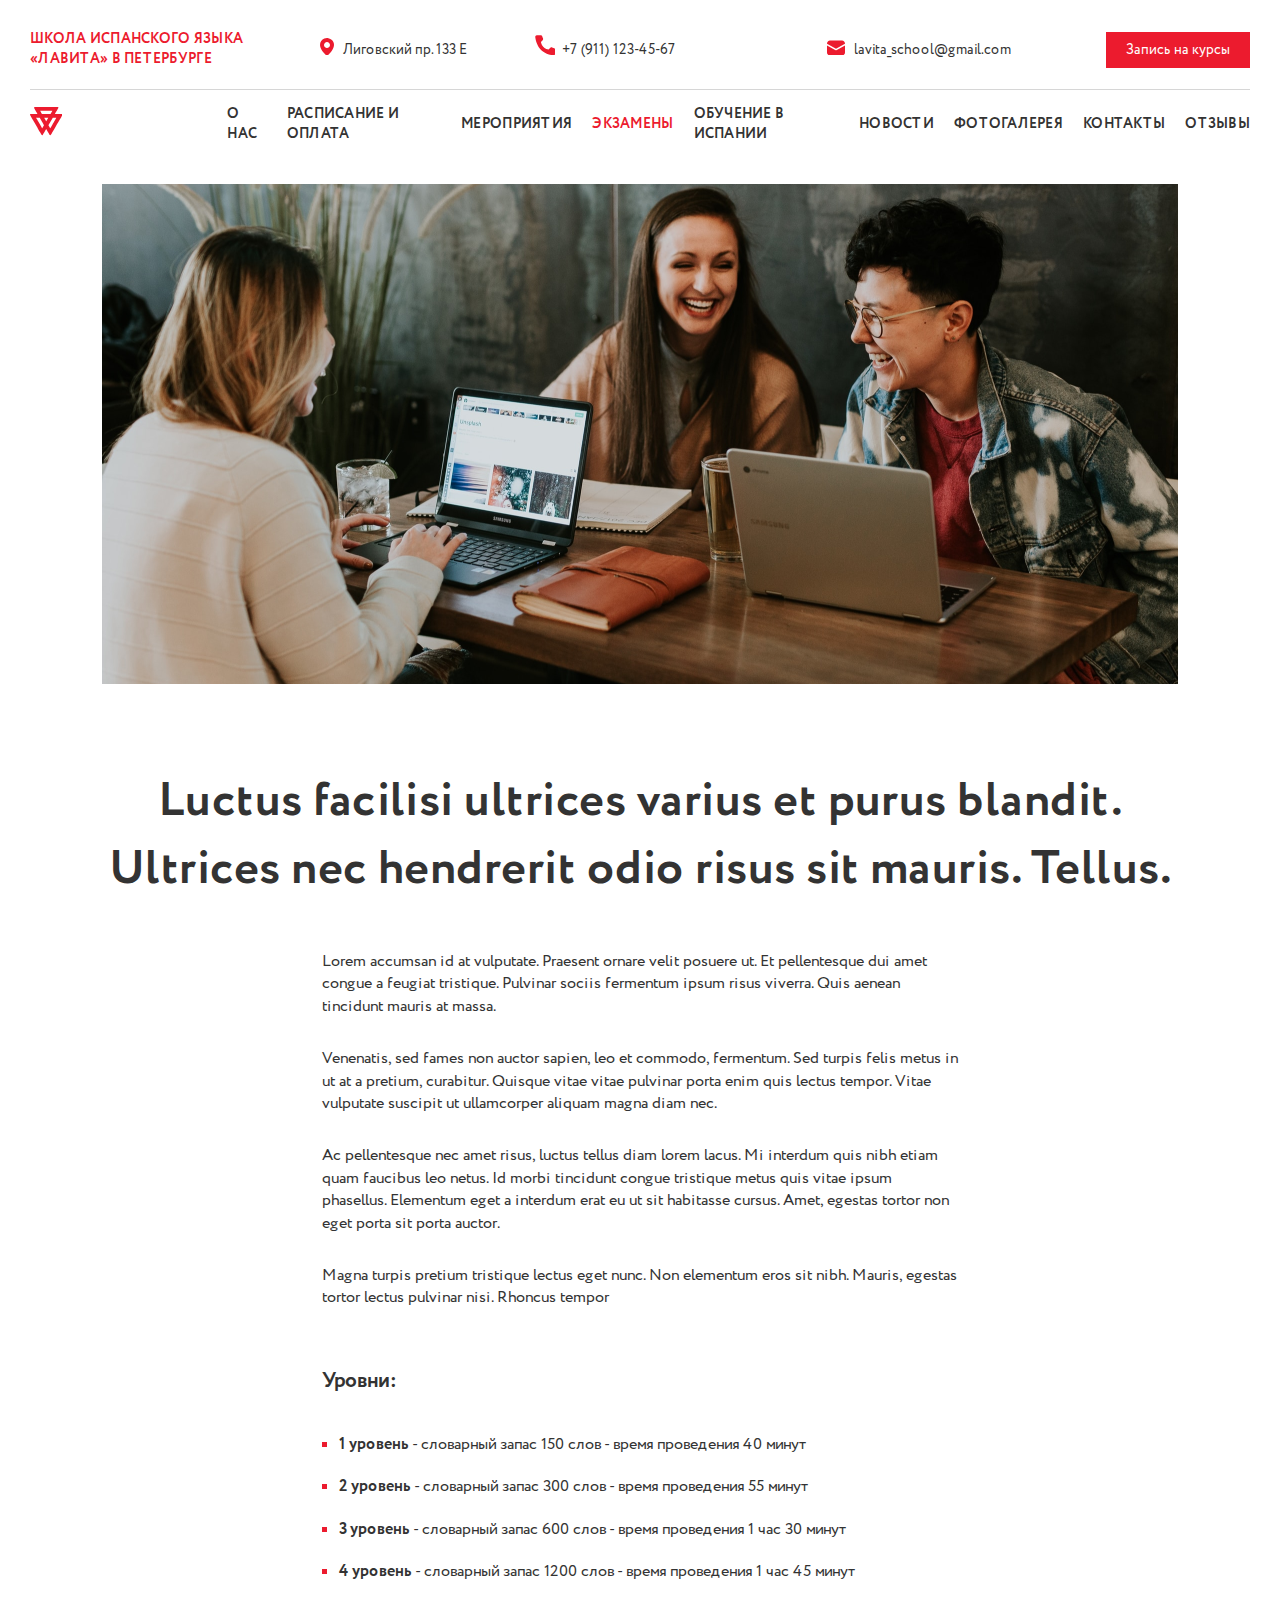
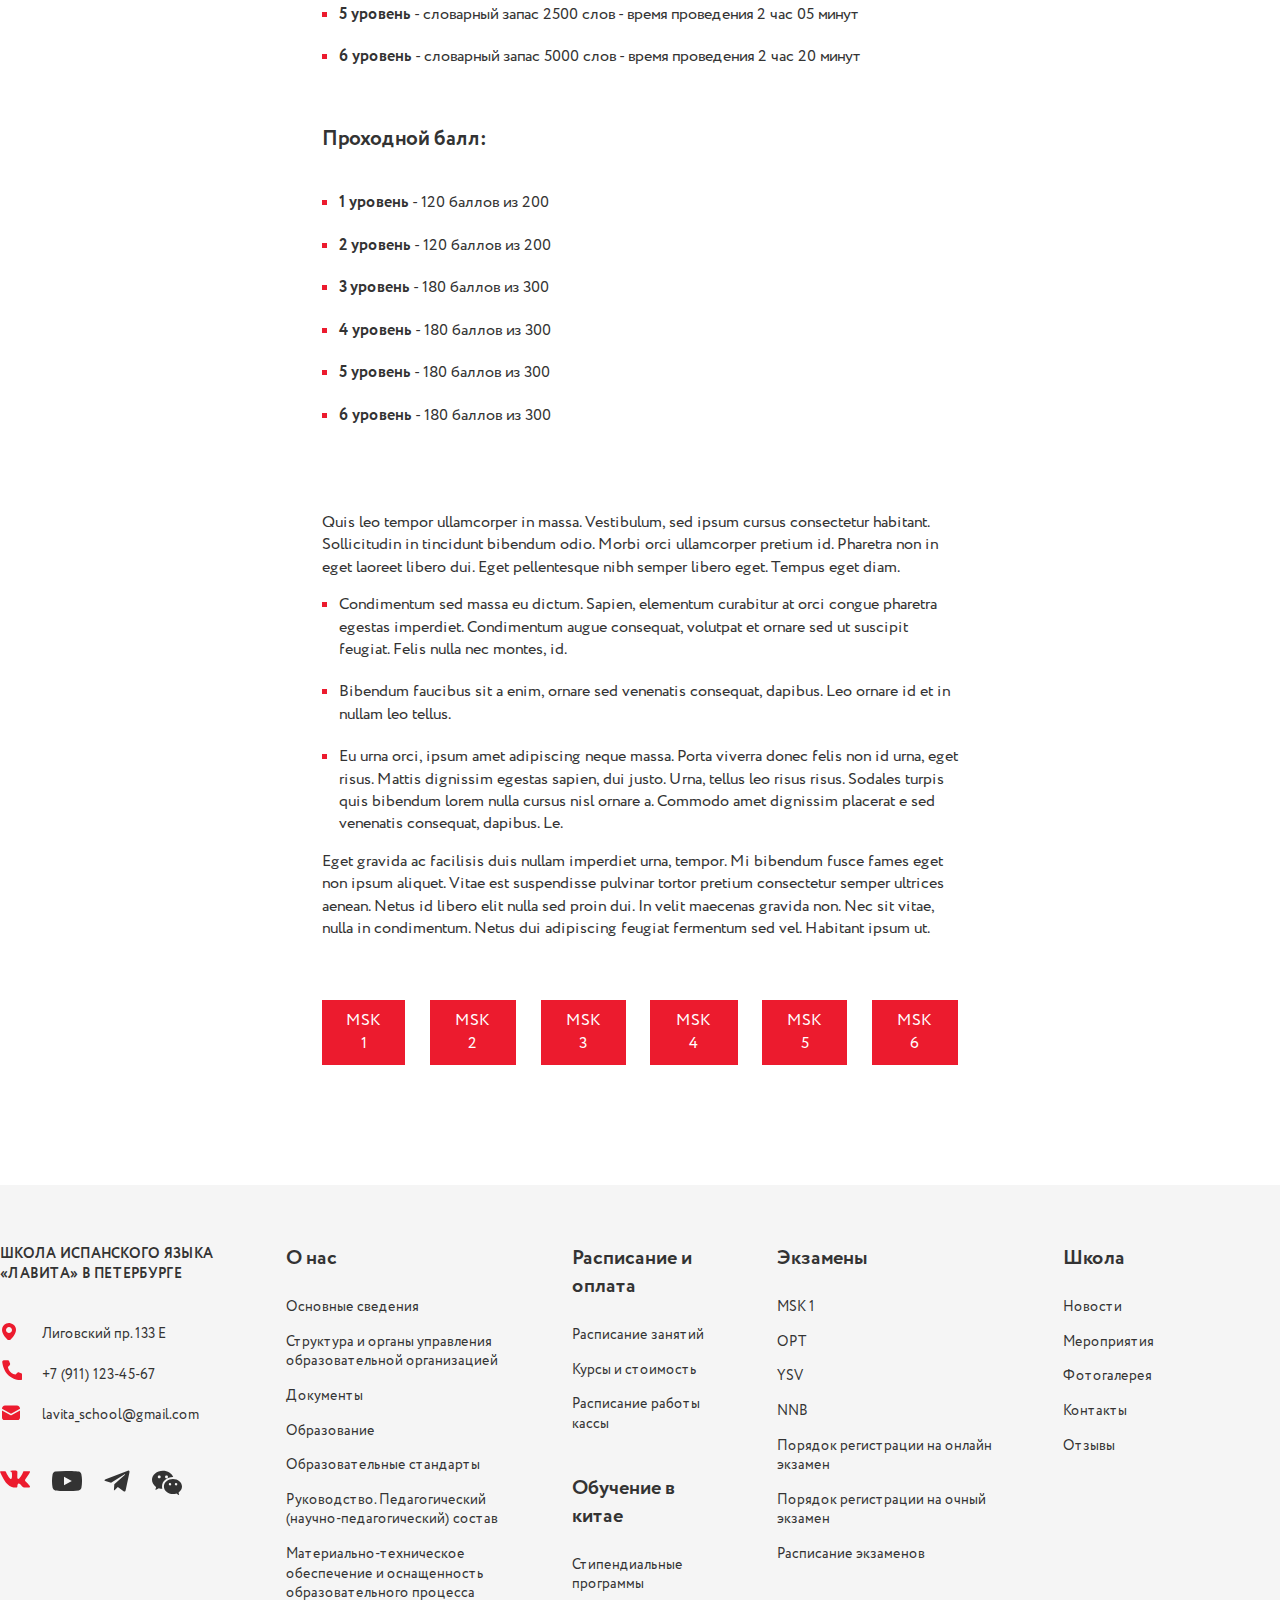
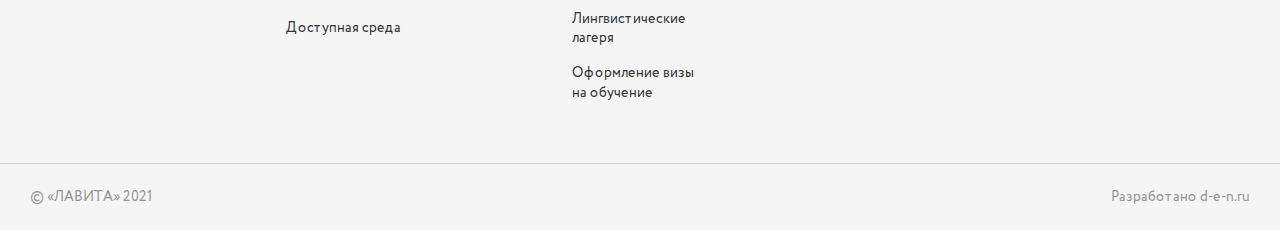
<file: exam.html>
<!DOCTYPE html>
<html lang="ru">

<head>
	<meta charset="UTF-8">
	<title>Школа испанского языка «Лавита» в Петербурге</title>
	<link rel="stylesheet" href="/css/index.css">
  <link rel="shortcut icon" href="/img/ico/fav.svg" type="image/svg+xml">
</head>

<body>
  <header>
    <div class="header-block">
      <div class="header-block-container container">
        <nav class="header-block-menu">
          <ul class="header-block-menu-upper menu-upper">
            <li class="header-block-menu-upper-li-logo"><a href="/index.html"> Школа испанского языка «Лавита» в Петербурге</a></li>
            <li class="header-block-menu-upper-li adresse"><a href="https://www.youtube.com/watch?v=Wx9RQj6B1AU" target="blank"> Лиговский пр. 133 Е</a></li>
            <li class="header-block-menu-upper-li telephone"><a href="https://tenor.com/ru/view/steve-rambo-latenight-at-work-steve-rambo-steve-rambo-hackerman-gif-18789343" target="_blank">+7 (911) 123-45-67</a></li>
            <li class="header-block-menu-upper-li mail"><a href="mailto:lavita_school@gmail.cum">lavita_school@gmail.com</a></li>
            <li class="header-block-menu-upper-li"><button type="button" class="header-block-menu-upper-li-button button">Запись на курсы</button></li>
          </ul>
        </nav>
      </div>
      <div class="header-block-container container">
        <nav class="header-block-menu">
          <ul class="header-block-menu-lower menu-lower">
            <li class="header-block-menu-lower-li">
              <div class="header-block-container-logo">
                <svg class="header-block-container-logo-svg" width="60" height="52" viewBox="0 0 60 52" fill="none" xmlns="http://www.w3.org/2000/svg">
                  <path fill-rule="evenodd" clip-rule="evenodd" d="M52.5037 1.50294C52.5037 1.00145 52.2237 0.467961 51.8237 0.207091C51.5333 0.0177204 49.7667 0.00109633 29.9897 0.00109633C9.45805 0.00109633 8.10852 -0.04567 7.83806 0.471681C7.79648 0.551204 7.78041 0.644056 7.72408 0.752456C7.34838 1.47544 7.45754 1.78456 9.06568 4.5545C12.1593 9.88264 13.8168 12.7665 13.8168 12.8205C13.8168 12.851 10.9417 12.8758 7.42777 12.8758C1.13888 12.8758 1.03349 12.88 0.705284 13.1368C0.307361 13.4483 0 14.0017 0 14.4064C0 14.678 0.760173 16.0668 3.16479 20.1882C3.68619 21.0819 4.84541 23.0787 5.74087 24.6256C6.63632 26.1724 8.33164 29.0974 9.50832 31.1254C10.685 33.1535 13.0169 37.1753 14.6901 40.0628C16.3634 42.9502 17.9992 45.7626 18.3251 46.3126C18.651 46.8626 19.4701 48.2733 20.1451 49.4476C21.4696 51.7514 21.7083 52 22.5953 52C22.9809 52 23.1992 51.9149 23.4776 51.6563C23.6811 51.4671 24.9025 49.4844 26.1917 47.2501C29.7376 41.1051 29.9466 40.7502 30.0173 40.7506C30.0534 40.7509 30.3647 41.2431 30.7093 41.8443C34.2912 48.0957 36.2423 51.3701 36.5558 51.6563C36.8492 51.924 37.0564 52 37.4937 52C38.3106 52 38.6105 51.6608 40.1451 49.0001C41.6882 46.3246 43.0443 43.9845 47.6006 36.1342C49.4134 33.011 52.0559 28.4549 53.473 26.0094C54.8901 23.564 56.789 20.2975 57.6928 18.7507C60.1024 14.6263 60.1117 14.6067 59.9325 14.0113C59.8511 13.7407 59.6114 13.3744 59.4002 13.1976L59.0161 12.8758H52.6062C47.5297 12.8758 46.2092 12.8433 46.2574 12.7196C46.3163 12.5686 47.1387 11.1401 50.7862 4.85287C51.988 2.78129 52.5037 1.77531 52.5037 1.50294ZM20.6623 10.4761C19.9024 9.15965 19.1524 7.83918 18.9957 7.54169L18.7107 7.00095H30.0291H41.3476L40.9279 7.73243C40.6972 8.1348 39.943 9.45415 39.2522 10.6641L37.9961 12.8643L30.0201 12.8669L22.044 12.8697L20.6623 10.4761ZM12.0633 21.4381C11.7382 20.8882 11.4039 20.3107 11.3202 20.1549L11.168 19.8717L14.5767 19.9049L17.9854 19.9382L21.9356 26.7403C24.3814 30.9519 25.8573 33.6161 25.8111 33.736C25.7225 33.9656 22.7344 39.1404 22.6025 39.2926C22.5524 39.3504 22.203 38.8723 21.826 38.2302C20.6304 36.1942 17.951 31.5864 15.2597 26.938C13.8267 24.4631 12.3884 21.9881 12.0633 21.4381ZM30.0414 26.4232C29.9642 26.4692 26.4988 20.5943 26.3084 20.0944C26.2301 19.8891 26.4577 19.8757 30.0201 19.8757C33.2408 19.8757 33.8049 19.9024 33.7469 20.0525C33.7094 20.1499 33.0153 21.3733 32.2045 22.7712C31.3937 24.1692 30.5943 25.5516 30.4279 25.8432C30.2616 26.1347 30.0876 26.3957 30.0414 26.4232ZM38.6199 25.8131C40.328 22.8569 41.8061 20.3117 41.9047 20.1569C42.0834 19.8768 42.0973 19.8757 45.4232 19.8757C48.535 19.8757 48.7567 19.8904 48.6791 20.0915C48.6019 20.2918 47.6405 21.9654 44.2076 27.8755C43.4689 29.1474 41.6931 32.2129 40.2613 34.6879C38.8296 37.1628 37.6148 39.2335 37.5616 39.2895C37.4654 39.3909 34.1651 33.8608 34.1651 33.598C34.1651 33.5219 34.4687 32.9485 34.8397 32.3238C35.2108 31.6991 36.9119 28.7692 38.6199 25.8131Z" fill="#EC1B2E"/>
                </svg>            
              </div>
            </li>
            <li class="header-block-menu-lower-li"><a href="/index.html" > О нас</a></li>
            <li class="header-block-menu-lower-li"><a href="/services.html"> Расписание и оплата</a></li>
            <li class="header-block-menu-lower-li"><a href="https://www.youtube.com/watch?v=IXFjJGZlzEE" target="_blank"> Мероприятия</a></li>
            <li class="header-block-menu-lower-li active"><a href="/exam.html" target="_blank"> Экзамены</a></li>
            <li class="header-block-menu-lower-li"><a href="https://www.tiktok.com/@contentcook/video/7117941548569873669" target="_blank"> Обучение в испании</a></li>
            <li class="header-block-menu-lower-li"><a href="https://www.reddit.com/r/gachimuchi/comments/a1yulj/unlike_you_guys_i_get_my_news_from_a_reliable/" target="_blank"> Новости</a></li>
            <li class="header-block-menu-lower-li"><a href="https://www.arte-sur.org/wp-content/uploads/2012/09/gachiprietogallery_baja.jpg" target="_blank"> Фотогалерея</a></li>
            <li class="header-block-menu-lower-li"><a href="/contacts.html"> Контакты</a></li>
            <li class="header-block-menu-lower-li"><a href="https://rozetka.com.ua/340036834/p340036834/comments/" target="_blank"> Отзывы</a></li>
          </ul>
        </nav>
      </div>
    </div>
  </header>
  
  <main class="main-exam">
    <div class="main-container container-exam">
      <div class="main-exam-image">
        <img class="main-exam-image-img img-exam" src="/img/main/exam/1.png" alt="смеющиеся хипстеры в кабинете" class="main-image-img img" width="1076">
      </div>
      <section class="main-exam-block">
        <h1 class="main-exam-block-title-h1">Luctus facilisi ultrices varius et purus blandit. Ultrices nec hendrerit odio risus sit mauris. Tellus.</h1>
        <p class="main-exam-block-text">Lorem accumsan id at vulputate. Praesent ornare velit posuere ut. Et pellentesque dui amet congue a feugiat tristique. Pulvinar sociis 
          fermentum ipsum risus viverra. Quis aenean tincidunt mauris at massa.</p>
        <p class="main-exam-block-text">Venenatis, sed fames non auctor sapien, leo et commodo, fermentum. Sed turpis felis metus in ut at a pretium, curabitur. Quisque vitae 
          vitae pulvinar porta enim quis lectus tempor. Vitae vulputate suscipit ut ullamcorper aliquam magna diam nec.</p>
        <p class="main-exam-block-text">Ac pellentesque nec amet risus, luctus tellus diam lorem lacus. Mi interdum quis nibh etiam quam faucibus leo netus. Id morbi tincidunt 
          congue tristique metus quis vitae ipsum phasellus. Elementum eget a interdum erat eu ut sit habitasse cursus. Amet, egestas tortor non eget porta sit porta auctor.</p>
        <p class="main-exam-block-text">Magna turpis pretium tristique lectus eget nunc. Non elementum eros sit nibh. Mauris, egestas tortor lectus pulvinar nisi. Rhoncus tempor</p>
      </section>
      <article class="main-exam-block-list">
        <h2 class="main-exam-block-list-title-h2">Уровни:</h2>
        <ul class="main-exam-block-list-ul">
          <li class="main-exam-block-list-ul-item"><b>1  уровень</b> - словарный запас 150 слов - время проведения 40 минут</li>
          <li class="main-exam-block-list-ul-item"><b>2  уровень</b> - словарный запас 300 слов - время проведения 55 минут</li>
          <li class="main-exam-block-list-ul-item"><b>3  уровень</b> - словарный запас 600 слов - время проведения 1 час 30 минут</li>
          <li class="main-exam-block-list-ul-item"><b>4  уровень</b> - словарный запас 1200 слов - время проведения 1 час 45 минут</li>
          <li class="main-exam-block-list-ul-item"><b>5  уровень</b> - словарный запас 2500 слов - время проведения 2 час 05 минут</li>
          <li class="main-exam-block-list-ul-item"><b>6  уровень</b> - словарный запас 5000 слов - время проведения 2 час 20 минут</li>
        </ul>
      </article>
      <article class="main-exam-block-list">
        <h2 class="main-exam-block-list-title-h2">Проходной балл:</h2>
        <ul class="main-exam-block-list-ul">
          <li class="main-exam-block-list-ul-item"><b>1  уровень</b> - 120 баллов из 200</li>
          <li class="main-exam-block-list-ul-item"><b>2  уровень</b> - 120 баллов из 200</li>
          <li class="main-exam-block-list-ul-item"><b>3  уровень</b> - 180 баллов из 300</li>
          <li class="main-exam-block-list-ul-item"><b>4  уровень</b> - 180 баллов из 300</li>
          <li class="main-exam-block-list-ul-item"><b>5  уровень</b> - 180 баллов из 300</li>
          <li class="main-exam-block-list-ul-item"><b>6  уровень</b> - 180 баллов из 300</li>
        </ul>
      </article>
      <div class="main-exam-block">
        <p class="main-exam-block-text">Quis leo tempor ullamcorper in massa. Vestibulum, sed ipsum cursus consectetur habitant. Sollicitudin in tincidunt bibendum odio. 
          Morbi orci ullamcorper pretium id. Pharetra non in eget laoreet libero dui. Eget pellentesque nibh semper libero eget. Tempus eget diam.</p>
        <ul class="main-exam-block-list-ul">
          <li class="main-exam-block-list-ul-item">Condimentum sed massa eu dictum. Sapien, elementum curabitur at orci congue pharetra egestas imperdiet. 
            Condimentum augue consequat, volutpat et ornare sed ut suscipit feugiat. Felis nulla nec montes, id.</li>
          <li class="main-exam-block-list-ul-item">Bibendum faucibus sit a enim, ornare sed venenatis consequat, dapibus. Leo ornare id et in nullam leo tellus.</li>
          <li class="main-exam-block-list-ul-item">Eu urna orci, ipsum amet adipiscing neque massa. Porta viverra donec felis non id urna, eget risus. Mattis dignissim egestas 
            sapien, dui justo. Urna, tellus leo risus risus. Sodales turpis quis bibendum lorem nulla cursus nisl ornare a. Commodo amet dignissim placerat e sed venenatis 
            consequat, dapibus. Le. </li>
        </ul>
        <p class="main-exam-block-text">Eget gravida ac facilisis duis nullam imperdiet urna, tempor. Mi bibendum fusce fames eget non ipsum aliquet. Vitae est suspendisse 
          pulvinar tortor pretium consectetur semper ultrices aenean. Netus id libero elit nulla sed proin dui. In velit maecenas gravida non. Nec sit vitae, nulla in condimentum. 
          Netus dui adipiscing feugiat fermentum sed vel. Habitant ipsum ut.</p>
      </div>
      <div class="main-exam-button-block">
        <ul class="main-exam-button-block-list">
          <li class="main-exam-button-block-item"><button class="main-exam-button-block-button button" type="button">MSK 1</button></li>
          <li class="main-exam-button-block-item"><button class="main-exam-button-block-button button" type="button">MSK 2</button></li>
          <li class="main-exam-button-block-item"><button class="main-exam-button-block-button button" type="button">MSK 3</button></li>
          <li class="main-exam-button-block-item"><button class="main-exam-button-block-button button" type="button">MSK 4</button></li>
          <li class="main-exam-button-block-item"><button class="main-exam-button-block-button button" type="button">MSK 5</button></li>
          <li class="main-exam-button-block-item"><button class="main-exam-button-block-button button" type="button">MSK 6</button></li>
        </ul>
      </div>

    </div>
  </main>

  <footer class="footer">
    <div class="footer-container container">
      <article class="footer-card">
        <h2 class="footer-card-logo-title-h2 footer-title-h2">ШКОЛА испанского ЯЗЫКА «ЛаВИта» в петербурге</h2>
        <ul class="footer-card-list-first">
          <li class="footer-card-list-first-items items-adresse"><a href="https://www.youtube.com/watch?v=Wx9RQj6B1AU" target="blank"> Лиговский пр. 133 Е</a></li>
          <li class="footer-card-list-first-items items-telephone"><a href="https://tenor.com/ru/view/steve-rambo-latenight-at-work-steve-rambo-steve-rambo-hackerman-gif-18789343" target="_blank">+7 (911) 123-45-67</a></li>
          <li class="footer-card-list-first-items items-mail"><a href="mailto:lavita_school@gmail.cum">lavita_school@gmail.com</a></li>
        </ul>
        <ul class="footer-card-list-first-lower">
          <li class="footer-card-list-first-lover-items">
            <a href="https://vk.com/gachimuchi" target="_blank">
              <svg width="30" height="18" viewBox="0 0 30 18" fill="none" xmlns="http://www.w3.org/2000/svg">
                <path fill-rule="evenodd" clip-rule="evenodd" d="M26.7031 12.4468C26.7031 12.4468 29.1286 14.8423 29.7286 15.9508C29.7403 15.9668 29.7494 15.9845 29.7556 16.0033C30.0001 16.4128 30.0601 16.7338 29.9401 16.9708C29.7376 17.3623 29.0521 17.5588 28.8196 17.5753H24.5326C24.2341 17.5753 23.6131 17.4973 22.8571 16.9753C22.2796 16.5718 21.7051 15.9073 21.1486 15.2578C20.3176 14.2933 19.5991 13.4563 18.8716 13.4563C18.7798 13.4561 18.6885 13.4713 18.6016 13.5013C18.0511 13.6753 17.3521 14.4598 17.3521 16.5493C17.3521 17.2033 16.8361 17.5753 16.4746 17.5753H14.5111C13.8421 17.5753 10.3591 17.3413 7.27064 14.0848C3.48614 10.0978 0.0871351 2.09982 0.0541351 2.02932C-0.157365 1.51182 0.286635 1.22982 0.766635 1.22982H5.09564C5.67614 1.22982 5.86514 1.58082 5.99714 1.89582C6.15014 2.25732 6.71714 3.70332 7.64714 5.32782C9.15314 7.97082 10.0786 9.04632 10.8181 9.04632C10.9571 9.04673 11.0937 9.01051 11.2141 8.94132C12.1801 8.41032 12.0001 4.96032 11.9551 4.24932C11.9551 4.11132 11.9536 2.70882 11.4586 2.03082C11.1046 1.54482 10.5016 1.35582 10.1371 1.28682C10.2346 1.14582 10.4416 0.929816 10.7071 0.802316C11.3686 0.472316 12.5641 0.424316 13.7506 0.424316H14.4091C15.6961 0.442316 16.0291 0.524816 16.4971 0.643316C17.4391 0.868316 17.4571 1.47882 17.3746 3.55782C17.3506 4.15182 17.3251 4.82082 17.3251 5.60832C17.3251 5.77632 17.3176 5.96382 17.3176 6.15432C17.2891 7.22082 17.2516 8.42232 18.0046 8.91582C18.1023 8.97666 18.2151 9.00888 18.3301 9.00882C18.5911 9.00882 19.3726 9.00882 21.4921 5.37132C22.4221 3.76482 23.1421 1.87032 23.1916 1.72782C23.2336 1.64832 23.3596 1.42482 23.5126 1.33482C23.6215 1.27691 23.7434 1.24798 23.8666 1.25082H28.9591C29.5141 1.25082 29.8906 1.33482 29.9641 1.54482C30.0871 1.88532 29.9401 2.92482 27.6151 6.06882C27.2236 6.59232 26.8801 7.04532 26.5786 7.44132C24.4711 10.2073 24.4711 10.3468 26.7031 12.4468Z" fill="#EC1B2E"/>
              </svg>              
            </a>  
          </li>
          <li class="footer-card-list-first-lover-items">
            <a href="https://www.youtube.com/hashtag/%D0%B3%D0%B0%D1%87%D0%B8" target="_blank">
              <svg width="30" height="22" viewBox="0 0 30 22" fill="none" xmlns="http://www.w3.org/2000/svg">
                <path d="M29.3748 4.1336C29.2049 3.52764 28.874 2.97903 28.4173 2.5461C27.9477 2.09986 27.372 1.78065 26.7448 1.6186C24.3973 0.999851 14.9923 0.999851 14.9923 0.999851C11.0715 0.955242 7.15158 1.15144 3.2548 1.58735C2.62753 1.76137 2.053 2.08771 1.58229 2.53735C1.11979 2.98235 0.784795 3.5311 0.609795 4.13235C0.189411 6.39703 -0.0148401 8.69653 -0.000205083 10.9999C-0.0152051 13.3011 0.188545 15.5999 0.609795 17.8674C0.781045 18.4661 1.11479 19.0124 1.57854 19.4536C2.04229 19.8949 2.6198 20.2136 3.2548 20.3824C5.63354 20.9999 14.9923 20.9999 14.9923 20.9999C18.9181 21.0445 22.843 20.8483 26.7448 20.4124C27.372 20.2503 27.9477 19.9311 28.4173 19.4849C28.8739 19.052 29.2044 18.5033 29.3735 17.8974C29.8049 15.6335 30.0146 13.3331 29.9998 11.0286C30.0322 8.71436 29.8228 6.40306 29.3748 4.13235V4.1336ZM12.0023 15.2799V6.7211L19.8273 11.0011L12.0023 15.2799Z" fill="#333333"/>
              </svg>  
            </a>
          </li>
          <li class="footer-card-list-first-lover-items">
            <a href="https://t.me/GachiMuchiforall/465" target="_blank">
              <svg width="26" height="22" viewBox="0 0 26 22" fill="none" xmlns="http://www.w3.org/2000/svg">
                <path d="M23.8312 0.646269L1.66875 9.19252C0.156246 9.80002 0.164997 10.6438 1.39125 11.02L7.08125 12.795L20.2462 4.48877C20.8687 4.11002 21.4375 4.31377 20.97 4.72877L10.3037 14.355H10.3012L10.3037 14.3563L9.91125 20.2213C10.4862 20.2213 10.74 19.9575 11.0625 19.6463L13.8262 16.9588L19.575 21.205C20.635 21.7888 21.3962 21.4888 21.66 20.2238L25.4337 2.43877C25.82 0.890019 24.8425 0.188769 23.8312 0.646269Z" fill="#333333"/>
              </svg>
            </a>
          </li>
          <li>
            <a href="https://images7.memedroid.com/images/UPLOADED978/5ce595c271703.jpeg" target="_blank">
              <svg width="30" height="25" viewBox="0 0 30 25" fill="none" xmlns="http://www.w3.org/2000/svg">
                <path d="M20.955 24.0542C15.9581 24.0542 11.9062 20.6792 11.9062 16.5204C11.9062 12.3579 15.9544 8.98291 20.9513 8.98291C25.9481 8.98291 30 12.3579 30 16.5204C30 18.7892 28.7812 20.8348 26.8763 22.2129C26.7703 22.2882 26.6912 22.3954 26.6507 22.519C26.6102 22.6425 26.6104 22.7758 26.6513 22.8992L27.06 24.4179C27.0853 24.4891 27.1035 24.5626 27.1144 24.6373C27.1125 24.7172 27.0799 24.7934 27.0233 24.85C26.9667 24.9065 26.8906 24.9391 26.8106 24.941C26.749 24.9387 26.6893 24.9192 26.6381 24.8848L24.6562 23.741C24.5111 23.6538 24.3456 23.606 24.1763 23.6023C24.0861 23.6028 23.9964 23.616 23.91 23.6417C22.9493 23.9174 21.9545 24.0563 20.955 24.0542ZM16.995 14.891C17.1091 15.0661 17.2665 15.2088 17.4519 15.3052C17.6374 15.4016 17.8446 15.4485 18.0534 15.4412C18.2623 15.434 18.4658 15.3729 18.6441 15.2639C18.8224 15.155 18.9696 15.0017 19.0713 14.8192C19.173 14.6366 19.2258 14.4308 19.2246 14.2218C19.2233 14.0128 19.1682 13.8077 19.0644 13.6263C18.9605 13.4449 18.8116 13.2934 18.6321 13.1865C18.4525 13.0796 18.2483 13.0208 18.0394 13.016C17.8801 13.0158 17.7223 13.047 17.5751 13.1079C17.4279 13.1688 17.2942 13.2582 17.1817 13.3709C17.0691 13.4836 16.98 13.6175 16.9193 13.7648C16.8586 13.9121 16.8276 14.0699 16.8281 14.2292C16.8162 14.4618 16.8751 14.6925 16.9969 14.891H16.995ZM23.055 14.8929C23.1697 15.068 23.3278 15.2103 23.5138 15.3061C23.6999 15.4019 23.9076 15.4478 24.1167 15.4394C24.3259 15.431 24.5292 15.3686 24.707 15.2582C24.8848 15.1478 25.031 14.9933 25.1313 14.8096C25.2316 14.6259 25.2825 14.4194 25.2793 14.2101C25.276 14.0009 25.2185 13.796 25.1125 13.6156C25.0065 13.4351 24.8556 13.2852 24.6744 13.1805C24.4932 13.0758 24.288 13.0197 24.0788 13.0179C23.7587 13.0184 23.4518 13.1458 23.2255 13.3721C22.9991 13.5985 22.8717 13.9053 22.8713 14.2254C22.8641 14.4613 22.9281 14.6939 23.055 14.8929Z" fill="#333333"/>
                <path d="M0 9.79875C0 12.5269 1.46437 14.9831 3.75187 16.6538C3.87954 16.7435 3.97468 16.8723 4.02302 17.0207C4.07135 17.1691 4.0703 17.3291 4.02 17.4769L3.71813 18.6019L3.53063 19.3013C3.49807 19.3854 3.47786 19.4738 3.47062 19.5638C3.47038 19.6113 3.47957 19.6585 3.49766 19.7025C3.51576 19.7465 3.54241 19.7865 3.57606 19.8202C3.60971 19.8538 3.64971 19.8805 3.69372 19.8986C3.73774 19.9167 3.78491 19.9259 3.8325 19.9256C3.90562 19.9256 3.97687 19.9069 4.04063 19.8713L6.41813 18.4969C6.59292 18.3924 6.79202 18.3355 6.99563 18.3319C7.10437 18.3319 7.21312 18.3488 7.31625 18.3787C8.30851 18.6635 9.33156 18.8271 10.3631 18.8662C10.1415 18.1041 10.0298 17.3143 10.0312 16.5206C10.0312 11.0156 15.2531 7.10812 20.9513 7.10812C21.045 7.10812 21.1388 7.10813 21.2325 7.11188C19.8506 3.42938 15.735 0.75 10.8675 0.75C4.8675 0.75 0 4.8 0 9.79875ZM8.685 6.88312C8.685 7.26603 8.53289 7.63325 8.26214 7.90401C7.99138 8.17477 7.62416 8.32687 7.24125 8.32687C6.85834 8.32687 6.49112 8.17477 6.22036 7.90401C5.94961 7.63325 5.7975 7.26603 5.7975 6.88312C5.7975 6.50022 5.94961 6.133 6.22036 5.86224C6.49112 5.59148 6.85834 5.43937 7.24125 5.43937C7.62416 5.43937 7.99138 5.59148 8.26214 5.86224C8.53289 6.133 8.685 6.50022 8.685 6.88312ZM15.9506 6.88312C15.9506 7.26603 15.7985 7.63325 15.5278 7.90401C15.257 8.17477 14.8898 8.32687 14.5069 8.32687C14.124 8.32687 13.7567 8.17477 13.486 7.90401C13.2152 7.63325 13.0631 7.26603 13.0631 6.88312C13.0631 6.50022 13.2152 6.133 13.486 5.86224C13.7567 5.59148 14.124 5.43937 14.5069 5.43937C14.8898 5.43937 15.257 5.59148 15.5278 5.86224C15.7985 6.133 15.9506 6.50022 15.9506 6.88312Z" fill="#333333"/>
              </svg>
            </a>
          </li>
        </ul>
      </article>
      <article class="footer-card">
        <h2 class="footer-card-title-h2 footer-title">О нас</h2>
        <ul class="footer-card-list">
          <li class="footer-card-list-item"><a href="https://www.google.com/search?q=%D0%B3%D0%B0%D1%87%D0%B8+%D0%BF%D0%BE%D1%80%D0%BD%D0%BE&sxsrf=AJOqlzXwdBYUiTlJhaTRgukDn5wllcz79A%3A1675635725541&ei=DSzgY5DfIPzk7_UPy_K2iAI&ved=0ahUKEwjQmcbBtf_8AhV88rsIHUu5DSEQ4dUDCA8&uact=5&oq=%D0%B3%D0%B0%D1%87%D0%B8+%D0%BF%D0%BE%D1%80%D0%BD%D0%BE&gs_lcp=Cgxnd3Mtd2l6LXNlcnAQA0oECEEYAUoECEYYAFCNF1jnHGCWH2gBcAB4AIABYIgB4wKSAQE0mAEAoAEBwAEB&sclient=gws-wiz-serp"  target="balnk">Основные сведения</a></li>
          <li class="footer-card-list-item"><a href="https://www.google.com/search?q=%D0%B3%D0%B0%D1%87%D0%B8+%D0%BF%D0%BE%D1%80%D0%BD%D0%BE&sxsrf=AJOqlzXwdBYUiTlJhaTRgukDn5wllcz79A%3A1675635725541&ei=DSzgY5DfIPzk7_UPy_K2iAI&ved=0ahUKEwjQmcbBtf_8AhV88rsIHUu5DSEQ4dUDCA8&uact=5&oq=%D0%B3%D0%B0%D1%87%D0%B8+%D0%BF%D0%BE%D1%80%D0%BD%D0%BE&gs_lcp=Cgxnd3Mtd2l6LXNlcnAQA0oECEEYAUoECEYYAFCNF1jnHGCWH2gBcAB4AIABYIgB4wKSAQE0mAEAoAEBwAEB&sclient=gws-wiz-serp"  target="balnk">Структура и органы управления образовательной организацией</a></li>
          <li class="footer-card-list-item"><a href="https://www.google.com/search?q=%D0%B3%D0%B0%D1%87%D0%B8+%D0%BF%D0%BE%D1%80%D0%BD%D0%BE&sxsrf=AJOqlzXwdBYUiTlJhaTRgukDn5wllcz79A%3A1675635725541&ei=DSzgY5DfIPzk7_UPy_K2iAI&ved=0ahUKEwjQmcbBtf_8AhV88rsIHUu5DSEQ4dUDCA8&uact=5&oq=%D0%B3%D0%B0%D1%87%D0%B8+%D0%BF%D0%BE%D1%80%D0%BD%D0%BE&gs_lcp=Cgxnd3Mtd2l6LXNlcnAQA0oECEEYAUoECEYYAFCNF1jnHGCWH2gBcAB4AIABYIgB4wKSAQE0mAEAoAEBwAEB&sclient=gws-wiz-serp"  target="balnk">Документы</a></li>
          <li class="footer-card-list-item"><a href="https://www.google.com/search?q=%D0%B3%D0%B0%D1%87%D0%B8+%D0%BF%D0%BE%D1%80%D0%BD%D0%BE&sxsrf=AJOqlzXwdBYUiTlJhaTRgukDn5wllcz79A%3A1675635725541&ei=DSzgY5DfIPzk7_UPy_K2iAI&ved=0ahUKEwjQmcbBtf_8AhV88rsIHUu5DSEQ4dUDCA8&uact=5&oq=%D0%B3%D0%B0%D1%87%D0%B8+%D0%BF%D0%BE%D1%80%D0%BD%D0%BE&gs_lcp=Cgxnd3Mtd2l6LXNlcnAQA0oECEEYAUoECEYYAFCNF1jnHGCWH2gBcAB4AIABYIgB4wKSAQE0mAEAoAEBwAEB&sclient=gws-wiz-serp"  target="balnk">Образование</a></li>
          <li class="footer-card-list-item"><a href="https://www.google.com/search?q=%D0%B3%D0%B0%D1%87%D0%B8+%D0%BF%D0%BE%D1%80%D0%BD%D0%BE&sxsrf=AJOqlzXwdBYUiTlJhaTRgukDn5wllcz79A%3A1675635725541&ei=DSzgY5DfIPzk7_UPy_K2iAI&ved=0ahUKEwjQmcbBtf_8AhV88rsIHUu5DSEQ4dUDCA8&uact=5&oq=%D0%B3%D0%B0%D1%87%D0%B8+%D0%BF%D0%BE%D1%80%D0%BD%D0%BE&gs_lcp=Cgxnd3Mtd2l6LXNlcnAQA0oECEEYAUoECEYYAFCNF1jnHGCWH2gBcAB4AIABYIgB4wKSAQE0mAEAoAEBwAEB&sclient=gws-wiz-serp"  target="balnk">Образовательные стандарты</a></li>
          <li class="footer-card-list-item"><a href="https://www.google.com/search?q=%D0%B3%D0%B0%D1%87%D0%B8+%D0%BF%D0%BE%D1%80%D0%BD%D0%BE&sxsrf=AJOqlzXwdBYUiTlJhaTRgukDn5wllcz79A%3A1675635725541&ei=DSzgY5DfIPzk7_UPy_K2iAI&ved=0ahUKEwjQmcbBtf_8AhV88rsIHUu5DSEQ4dUDCA8&uact=5&oq=%D0%B3%D0%B0%D1%87%D0%B8+%D0%BF%D0%BE%D1%80%D0%BD%D0%BE&gs_lcp=Cgxnd3Mtd2l6LXNlcnAQA0oECEEYAUoECEYYAFCNF1jnHGCWH2gBcAB4AIABYIgB4wKSAQE0mAEAoAEBwAEB&sclient=gws-wiz-serp"  target="balnk">Руководство. Педагогический (научно-педагогический) состав</a></li>
          <li class="footer-card-list-item"><a href="https://www.google.com/search?q=%D0%B3%D0%B0%D1%87%D0%B8+%D0%BF%D0%BE%D1%80%D0%BD%D0%BE&sxsrf=AJOqlzXwdBYUiTlJhaTRgukDn5wllcz79A%3A1675635725541&ei=DSzgY5DfIPzk7_UPy_K2iAI&ved=0ahUKEwjQmcbBtf_8AhV88rsIHUu5DSEQ4dUDCA8&uact=5&oq=%D0%B3%D0%B0%D1%87%D0%B8+%D0%BF%D0%BE%D1%80%D0%BD%D0%BE&gs_lcp=Cgxnd3Mtd2l6LXNlcnAQA0oECEEYAUoECEYYAFCNF1jnHGCWH2gBcAB4AIABYIgB4wKSAQE0mAEAoAEBwAEB&sclient=gws-wiz-serp"  target="balnk">Материально-техническое обеспечение и оснащенность образовательного процесса</a></li>
          <li class="footer-card-list-item"><a href="https://www.google.com/search?q=%D0%B3%D0%B0%D1%87%D0%B8+%D0%BF%D0%BE%D1%80%D0%BD%D0%BE&sxsrf=AJOqlzXwdBYUiTlJhaTRgukDn5wllcz79A%3A1675635725541&ei=DSzgY5DfIPzk7_UPy_K2iAI&ved=0ahUKEwjQmcbBtf_8AhV88rsIHUu5DSEQ4dUDCA8&uact=5&oq=%D0%B3%D0%B0%D1%87%D0%B8+%D0%BF%D0%BE%D1%80%D0%BD%D0%BE&gs_lcp=Cgxnd3Mtd2l6LXNlcnAQA0oECEEYAUoECEYYAFCNF1jnHGCWH2gBcAB4AIABYIgB4wKSAQE0mAEAoAEBwAEB&sclient=gws-wiz-serp"  target="balnk">Доступная среда</a></li>
        </ul>
      </article>

      <div class="footer-card-div">
        <article class="footer-card">
          <h3 class="footer-card-title-h3 footer-title">Расписание и оплата</h3>
          <ul class="footer-card-list">
            <li class="footer-card-list-item"><a href="https://www.google.com/search?q=%D0%B3%D0%B0%D1%87%D0%B8+%D0%BF%D0%BE%D1%80%D0%BD%D0%BE&sxsrf=AJOqlzXwdBYUiTlJhaTRgukDn5wllcz79A%3A1675635725541&ei=DSzgY5DfIPzk7_UPy_K2iAI&ved=0ahUKEwjQmcbBtf_8AhV88rsIHUu5DSEQ4dUDCA8&uact=5&oq=%D0%B3%D0%B0%D1%87%D0%B8+%D0%BF%D0%BE%D1%80%D0%BD%D0%BE&gs_lcp=Cgxnd3Mtd2l6LXNlcnAQA0oECEEYAUoECEYYAFCNF1jnHGCWH2gBcAB4AIABYIgB4wKSAQE0mAEAoAEBwAEB&sclient=gws-wiz-serp"  target="balnk">Расписание занятий</a></li>
            <li class="footer-card-list-item"><a href="https://www.google.com/search?q=%D0%B3%D0%B0%D1%87%D0%B8+%D0%BF%D0%BE%D1%80%D0%BD%D0%BE&sxsrf=AJOqlzXwdBYUiTlJhaTRgukDn5wllcz79A%3A1675635725541&ei=DSzgY5DfIPzk7_UPy_K2iAI&ved=0ahUKEwjQmcbBtf_8AhV88rsIHUu5DSEQ4dUDCA8&uact=5&oq=%D0%B3%D0%B0%D1%87%D0%B8+%D0%BF%D0%BE%D1%80%D0%BD%D0%BE&gs_lcp=Cgxnd3Mtd2l6LXNlcnAQA0oECEEYAUoECEYYAFCNF1jnHGCWH2gBcAB4AIABYIgB4wKSAQE0mAEAoAEBwAEB&sclient=gws-wiz-serp"  target="balnk">Курсы и стоимость</a></li>
            <li class="footer-card-list-item"><a href="https://www.google.com/search?q=%D0%B3%D0%B0%D1%87%D0%B8+%D0%BF%D0%BE%D1%80%D0%BD%D0%BE&sxsrf=AJOqlzXwdBYUiTlJhaTRgukDn5wllcz79A%3A1675635725541&ei=DSzgY5DfIPzk7_UPy_K2iAI&ved=0ahUKEwjQmcbBtf_8AhV88rsIHUu5DSEQ4dUDCA8&uact=5&oq=%D0%B3%D0%B0%D1%87%D0%B8+%D0%BF%D0%BE%D1%80%D0%BD%D0%BE&gs_lcp=Cgxnd3Mtd2l6LXNlcnAQA0oECEEYAUoECEYYAFCNF1jnHGCWH2gBcAB4AIABYIgB4wKSAQE0mAEAoAEBwAEB&sclient=gws-wiz-serp"  target="balnk">Расписание работы кассы</a></li>
          </ul>
        </article><article class="footer-card">
          <h3 class="footer-card-title-h3 footer-title">Обучение в китае</h3>
          <ul class="footer-card-list">
            <li class="footer-card-list-item"><a href="https://www.google.com/search?q=%D0%B3%D0%B0%D1%87%D0%B8+%D0%BF%D0%BE%D1%80%D0%BD%D0%BE&sxsrf=AJOqlzXwdBYUiTlJhaTRgukDn5wllcz79A%3A1675635725541&ei=DSzgY5DfIPzk7_UPy_K2iAI&ved=0ahUKEwjQmcbBtf_8AhV88rsIHUu5DSEQ4dUDCA8&uact=5&oq=%D0%B3%D0%B0%D1%87%D0%B8+%D0%BF%D0%BE%D1%80%D0%BD%D0%BE&gs_lcp=Cgxnd3Mtd2l6LXNlcnAQA0oECEEYAUoECEYYAFCNF1jnHGCWH2gBcAB4AIABYIgB4wKSAQE0mAEAoAEBwAEB&sclient=gws-wiz-serp"  target="balnk">Стипендиальные программы</a></li>
            <li class="footer-card-list-item"><a href="https://www.google.com/search?q=%D0%B3%D0%B0%D1%87%D0%B8+%D0%BF%D0%BE%D1%80%D0%BD%D0%BE&sxsrf=AJOqlzXwdBYUiTlJhaTRgukDn5wllcz79A%3A1675635725541&ei=DSzgY5DfIPzk7_UPy_K2iAI&ved=0ahUKEwjQmcbBtf_8AhV88rsIHUu5DSEQ4dUDCA8&uact=5&oq=%D0%B3%D0%B0%D1%87%D0%B8+%D0%BF%D0%BE%D1%80%D0%BD%D0%BE&gs_lcp=Cgxnd3Mtd2l6LXNlcnAQA0oECEEYAUoECEYYAFCNF1jnHGCWH2gBcAB4AIABYIgB4wKSAQE0mAEAoAEBwAEB&sclient=gws-wiz-serp"  target="balnk">Лингвистические лагеря</a></li>
            <li class="footer-card-list-item"><a href="https://www.google.com/search?q=%D0%B3%D0%B0%D1%87%D0%B8+%D0%BF%D0%BE%D1%80%D0%BD%D0%BE&sxsrf=AJOqlzXwdBYUiTlJhaTRgukDn5wllcz79A%3A1675635725541&ei=DSzgY5DfIPzk7_UPy_K2iAI&ved=0ahUKEwjQmcbBtf_8AhV88rsIHUu5DSEQ4dUDCA8&uact=5&oq=%D0%B3%D0%B0%D1%87%D0%B8+%D0%BF%D0%BE%D1%80%D0%BD%D0%BE&gs_lcp=Cgxnd3Mtd2l6LXNlcnAQA0oECEEYAUoECEYYAFCNF1jnHGCWH2gBcAB4AIABYIgB4wKSAQE0mAEAoAEBwAEB&sclient=gws-wiz-serp"  target="balnk">Оформление визы на обучение</a></li>
          </ul>
        </article>
      </div>

      <article class="footer-card">
        <h2 class="footer-card-title-h2 footer-title">Экзамены</h2>
        <ul class="footer-card-list">
          <li class="footer-card-list-item"><a href="https://www.google.com/search?q=%D0%B3%D0%B0%D1%87%D0%B8+%D0%BF%D0%BE%D1%80%D0%BD%D0%BE&sxsrf=AJOqlzXwdBYUiTlJhaTRgukDn5wllcz79A%3A1675635725541&ei=DSzgY5DfIPzk7_UPy_K2iAI&ved=0ahUKEwjQmcbBtf_8AhV88rsIHUu5DSEQ4dUDCA8&uact=5&oq=%D0%B3%D0%B0%D1%87%D0%B8+%D0%BF%D0%BE%D1%80%D0%BD%D0%BE&gs_lcp=Cgxnd3Mtd2l6LXNlcnAQA0oECEEYAUoECEYYAFCNF1jnHGCWH2gBcAB4AIABYIgB4wKSAQE0mAEAoAEBwAEB&sclient=gws-wiz-serp"  target="balnk"> MSK 1</a></li>
          <li class="footer-card-list-item"><a href="https://www.google.com/search?q=%D0%B3%D0%B0%D1%87%D0%B8+%D0%BF%D0%BE%D1%80%D0%BD%D0%BE&sxsrf=AJOqlzXwdBYUiTlJhaTRgukDn5wllcz79A%3A1675635725541&ei=DSzgY5DfIPzk7_UPy_K2iAI&ved=0ahUKEwjQmcbBtf_8AhV88rsIHUu5DSEQ4dUDCA8&uact=5&oq=%D0%B3%D0%B0%D1%87%D0%B8+%D0%BF%D0%BE%D1%80%D0%BD%D0%BE&gs_lcp=Cgxnd3Mtd2l6LXNlcnAQA0oECEEYAUoECEYYAFCNF1jnHGCWH2gBcAB4AIABYIgB4wKSAQE0mAEAoAEBwAEB&sclient=gws-wiz-serp"  target="balnk">OPT</a></li>
          <li class="footer-card-list-item"><a href="https://www.google.com/search?q=%D0%B3%D0%B0%D1%87%D0%B8+%D0%BF%D0%BE%D1%80%D0%BD%D0%BE&sxsrf=AJOqlzXwdBYUiTlJhaTRgukDn5wllcz79A%3A1675635725541&ei=DSzgY5DfIPzk7_UPy_K2iAI&ved=0ahUKEwjQmcbBtf_8AhV88rsIHUu5DSEQ4dUDCA8&uact=5&oq=%D0%B3%D0%B0%D1%87%D0%B8+%D0%BF%D0%BE%D1%80%D0%BD%D0%BE&gs_lcp=Cgxnd3Mtd2l6LXNlcnAQA0oECEEYAUoECEYYAFCNF1jnHGCWH2gBcAB4AIABYIgB4wKSAQE0mAEAoAEBwAEB&sclient=gws-wiz-serp"  target="balnk">YSV</a> </li>
          <li class="footer-card-list-item"><a href="https://www.google.com/search?q=%D0%B3%D0%B0%D1%87%D0%B8+%D0%BF%D0%BE%D1%80%D0%BD%D0%BE&sxsrf=AJOqlzXwdBYUiTlJhaTRgukDn5wllcz79A%3A1675635725541&ei=DSzgY5DfIPzk7_UPy_K2iAI&ved=0ahUKEwjQmcbBtf_8AhV88rsIHUu5DSEQ4dUDCA8&uact=5&oq=%D0%B3%D0%B0%D1%87%D0%B8+%D0%BF%D0%BE%D1%80%D0%BD%D0%BE&gs_lcp=Cgxnd3Mtd2l6LXNlcnAQA0oECEEYAUoECEYYAFCNF1jnHGCWH2gBcAB4AIABYIgB4wKSAQE0mAEAoAEBwAEB&sclient=gws-wiz-serp"  target="balnk"> NNB</a></li>
          <li class="footer-card-list-item"><a href="https://www.google.com/search?q=%D0%B3%D0%B0%D1%87%D0%B8+%D0%BF%D0%BE%D1%80%D0%BD%D0%BE&sxsrf=AJOqlzXwdBYUiTlJhaTRgukDn5wllcz79A%3A1675635725541&ei=DSzgY5DfIPzk7_UPy_K2iAI&ved=0ahUKEwjQmcbBtf_8AhV88rsIHUu5DSEQ4dUDCA8&uact=5&oq=%D0%B3%D0%B0%D1%87%D0%B8+%D0%BF%D0%BE%D1%80%D0%BD%D0%BE&gs_lcp=Cgxnd3Mtd2l6LXNlcnAQA0oECEEYAUoECEYYAFCNF1jnHGCWH2gBcAB4AIABYIgB4wKSAQE0mAEAoAEBwAEB&sclient=gws-wiz-serp"  target="balnk">Порядок регистрации на онлайн экзамен</a></li>
          <li class="footer-card-list-item"><a href="https://www.google.com/search?q=%D0%B3%D0%B0%D1%87%D0%B8+%D0%BF%D0%BE%D1%80%D0%BD%D0%BE&sxsrf=AJOqlzXwdBYUiTlJhaTRgukDn5wllcz79A%3A1675635725541&ei=DSzgY5DfIPzk7_UPy_K2iAI&ved=0ahUKEwjQmcbBtf_8AhV88rsIHUu5DSEQ4dUDCA8&uact=5&oq=%D0%B3%D0%B0%D1%87%D0%B8+%D0%BF%D0%BE%D1%80%D0%BD%D0%BE&gs_lcp=Cgxnd3Mtd2l6LXNlcnAQA0oECEEYAUoECEYYAFCNF1jnHGCWH2gBcAB4AIABYIgB4wKSAQE0mAEAoAEBwAEB&sclient=gws-wiz-serp"  target="balnk">Порядок регистрации на очный экзамен</a></li>
          <li class="footer-card-list-item"><a href="https://www.google.com/search?q=%D0%B3%D0%B0%D1%87%D0%B8+%D0%BF%D0%BE%D1%80%D0%BD%D0%BE&sxsrf=AJOqlzXwdBYUiTlJhaTRgukDn5wllcz79A%3A1675635725541&ei=DSzgY5DfIPzk7_UPy_K2iAI&ved=0ahUKEwjQmcbBtf_8AhV88rsIHUu5DSEQ4dUDCA8&uact=5&oq=%D0%B3%D0%B0%D1%87%D0%B8+%D0%BF%D0%BE%D1%80%D0%BD%D0%BE&gs_lcp=Cgxnd3Mtd2l6LXNlcnAQA0oECEEYAUoECEYYAFCNF1jnHGCWH2gBcAB4AIABYIgB4wKSAQE0mAEAoAEBwAEB&sclient=gws-wiz-serp"  target="balnk">Расписание экзаменов</a></li>
        </ul>
      </article>
      <article class="footer-card">
        <h2 class="footer-card-title-h2 footer-title">Школа</h2>
        <ul class="footer-card-list">
          <li class="footer-card-list-item"><a href="https://www.google.com/search?q=%D0%B3%D0%B0%D1%87%D0%B8+%D0%BF%D0%BE%D1%80%D0%BD%D0%BE&sxsrf=AJOqlzXwdBYUiTlJhaTRgukDn5wllcz79A%3A1675635725541&ei=DSzgY5DfIPzk7_UPy_K2iAI&ved=0ahUKEwjQmcbBtf_8AhV88rsIHUu5DSEQ4dUDCA8&uact=5&oq=%D0%B3%D0%B0%D1%87%D0%B8+%D0%BF%D0%BE%D1%80%D0%BD%D0%BE&gs_lcp=Cgxnd3Mtd2l6LXNlcnAQA0oECEEYAUoECEYYAFCNF1jnHGCWH2gBcAB4AIABYIgB4wKSAQE0mAEAoAEBwAEB&sclient=gws-wiz-serp"  target="balnk">Новости</a></li>
          <li class="footer-card-list-item"><a href="https://www.google.com/search?q=%D0%B3%D0%B0%D1%87%D0%B8+%D0%BF%D0%BE%D1%80%D0%BD%D0%BE&sxsrf=AJOqlzXwdBYUiTlJhaTRgukDn5wllcz79A%3A1675635725541&ei=DSzgY5DfIPzk7_UPy_K2iAI&ved=0ahUKEwjQmcbBtf_8AhV88rsIHUu5DSEQ4dUDCA8&uact=5&oq=%D0%B3%D0%B0%D1%87%D0%B8+%D0%BF%D0%BE%D1%80%D0%BD%D0%BE&gs_lcp=Cgxnd3Mtd2l6LXNlcnAQA0oECEEYAUoECEYYAFCNF1jnHGCWH2gBcAB4AIABYIgB4wKSAQE0mAEAoAEBwAEB&sclient=gws-wiz-serp"  target="balnk">Мероприятия</a> </li>
          <li class="footer-card-list-item"><a href="https://www.google.com/search?q=%D0%B3%D0%B0%D1%87%D0%B8+%D0%BF%D0%BE%D1%80%D0%BD%D0%BE&sxsrf=AJOqlzXwdBYUiTlJhaTRgukDn5wllcz79A%3A1675635725541&ei=DSzgY5DfIPzk7_UPy_K2iAI&ved=0ahUKEwjQmcbBtf_8AhV88rsIHUu5DSEQ4dUDCA8&uact=5&oq=%D0%B3%D0%B0%D1%87%D0%B8+%D0%BF%D0%BE%D1%80%D0%BD%D0%BE&gs_lcp=Cgxnd3Mtd2l6LXNlcnAQA0oECEEYAUoECEYYAFCNF1jnHGCWH2gBcAB4AIABYIgB4wKSAQE0mAEAoAEBwAEB&sclient=gws-wiz-serp"  target="balnk">Фотогалерея</a> </li>
          <li class="footer-card-list-item"><a href="https://www.google.com/search?q=%D0%B3%D0%B0%D1%87%D0%B8+%D0%BF%D0%BE%D1%80%D0%BD%D0%BE&sxsrf=AJOqlzXwdBYUiTlJhaTRgukDn5wllcz79A%3A1675635725541&ei=DSzgY5DfIPzk7_UPy_K2iAI&ved=0ahUKEwjQmcbBtf_8AhV88rsIHUu5DSEQ4dUDCA8&uact=5&oq=%D0%B3%D0%B0%D1%87%D0%B8+%D0%BF%D0%BE%D1%80%D0%BD%D0%BE&gs_lcp=Cgxnd3Mtd2l6LXNlcnAQA0oECEEYAUoECEYYAFCNF1jnHGCWH2gBcAB4AIABYIgB4wKSAQE0mAEAoAEBwAEB&sclient=gws-wiz-serp"  target="balnk">Контакты</a></li>
          <li class="footer-card-list-item"><a href="https://www.google.com/search?q=%D0%B3%D0%B0%D1%87%D0%B8+%D0%BF%D0%BE%D1%80%D0%BD%D0%BE&sxsrf=AJOqlzXwdBYUiTlJhaTRgukDn5wllcz79A%3A1675635725541&ei=DSzgY5DfIPzk7_UPy_K2iAI&ved=0ahUKEwjQmcbBtf_8AhV88rsIHUu5DSEQ4dUDCA8&uact=5&oq=%D0%B3%D0%B0%D1%87%D0%B8+%D0%BF%D0%BE%D1%80%D0%BD%D0%BE&gs_lcp=Cgxnd3Mtd2l6LXNlcnAQA0oECEEYAUoECEYYAFCNF1jnHGCWH2gBcAB4AIABYIgB4wKSAQE0mAEAoAEBwAEB&sclient=gws-wiz-serp"  target="balnk">Отзывы</a></li>
        </ul>
      </article>
    </div>
    <div class="footer-container-lower container">
      <div class="footer-author">
        <p class="footer-author-rext">© «ЛАВИТА» 2021</p>
        <p class="footer-author-rext">Разработано d-e-n.ru</p>
      </div>
    </div>
  </footer>
</body>
</html>
</file>
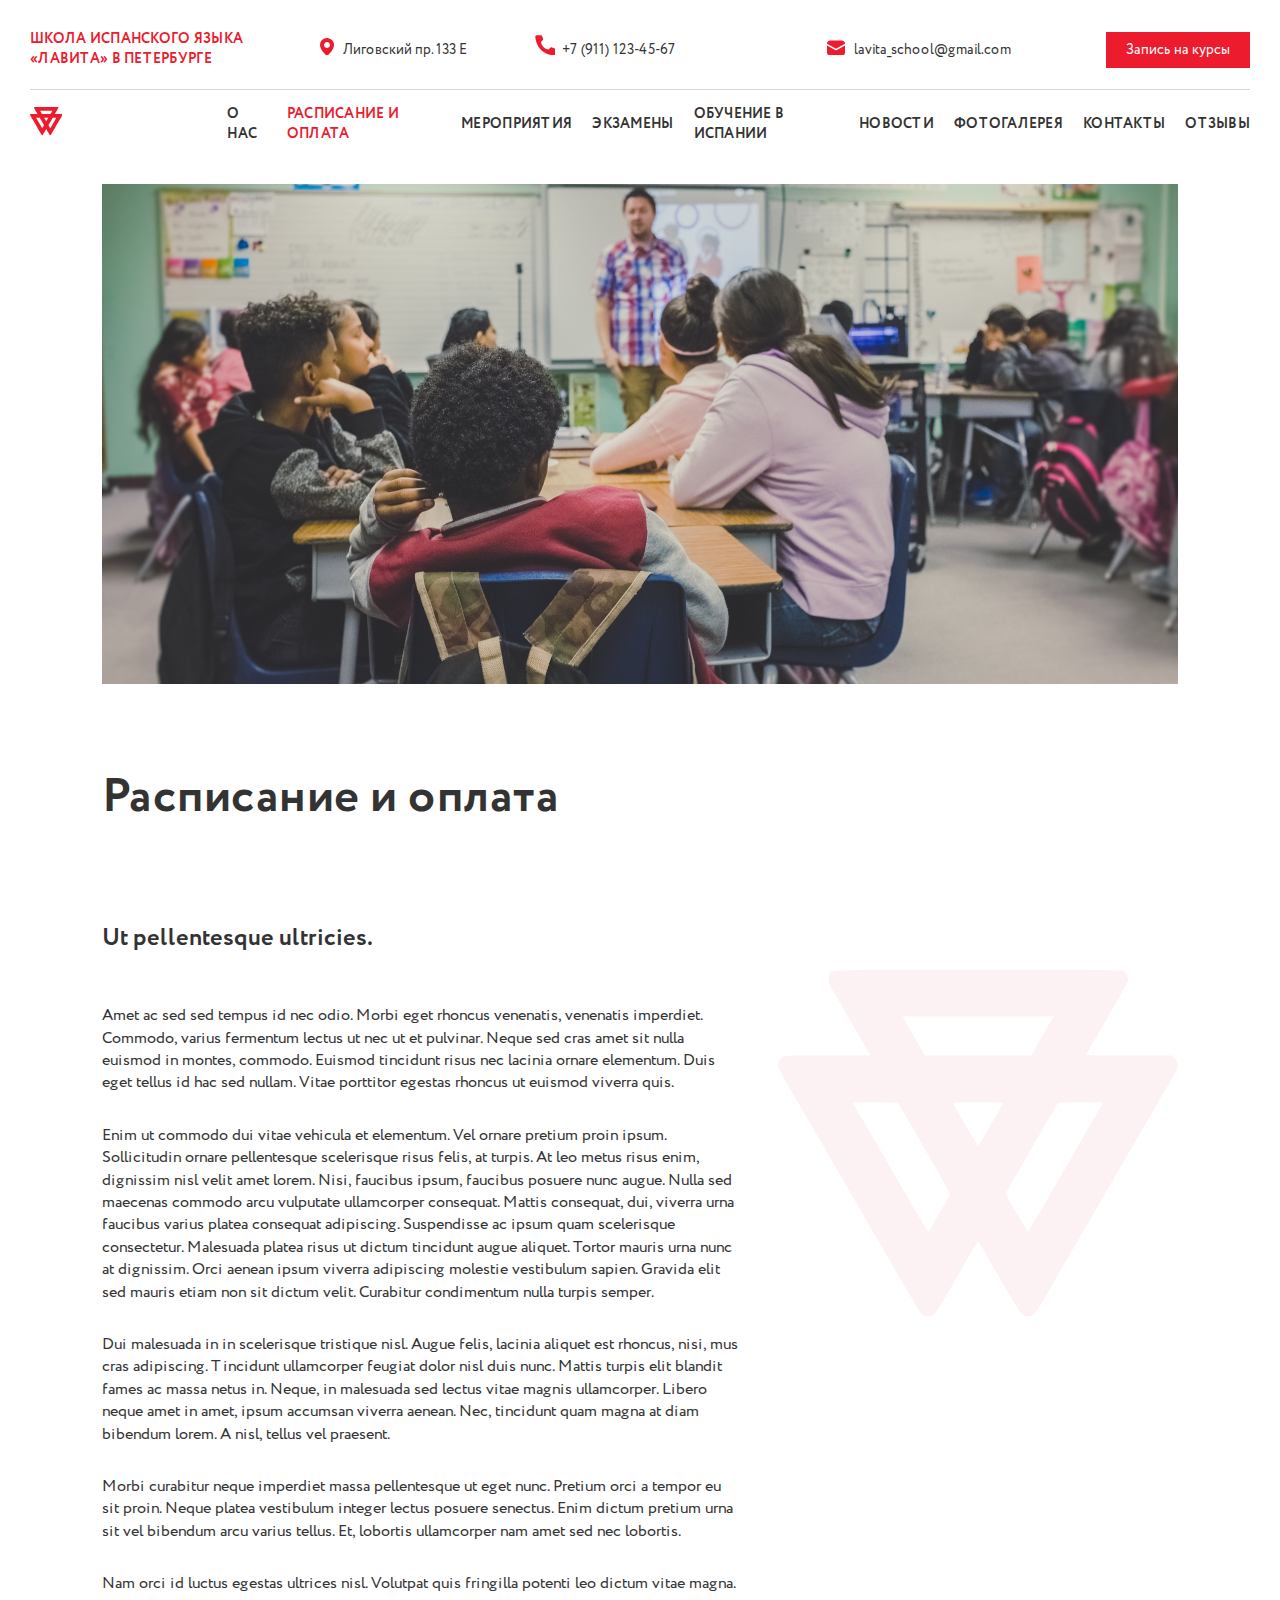
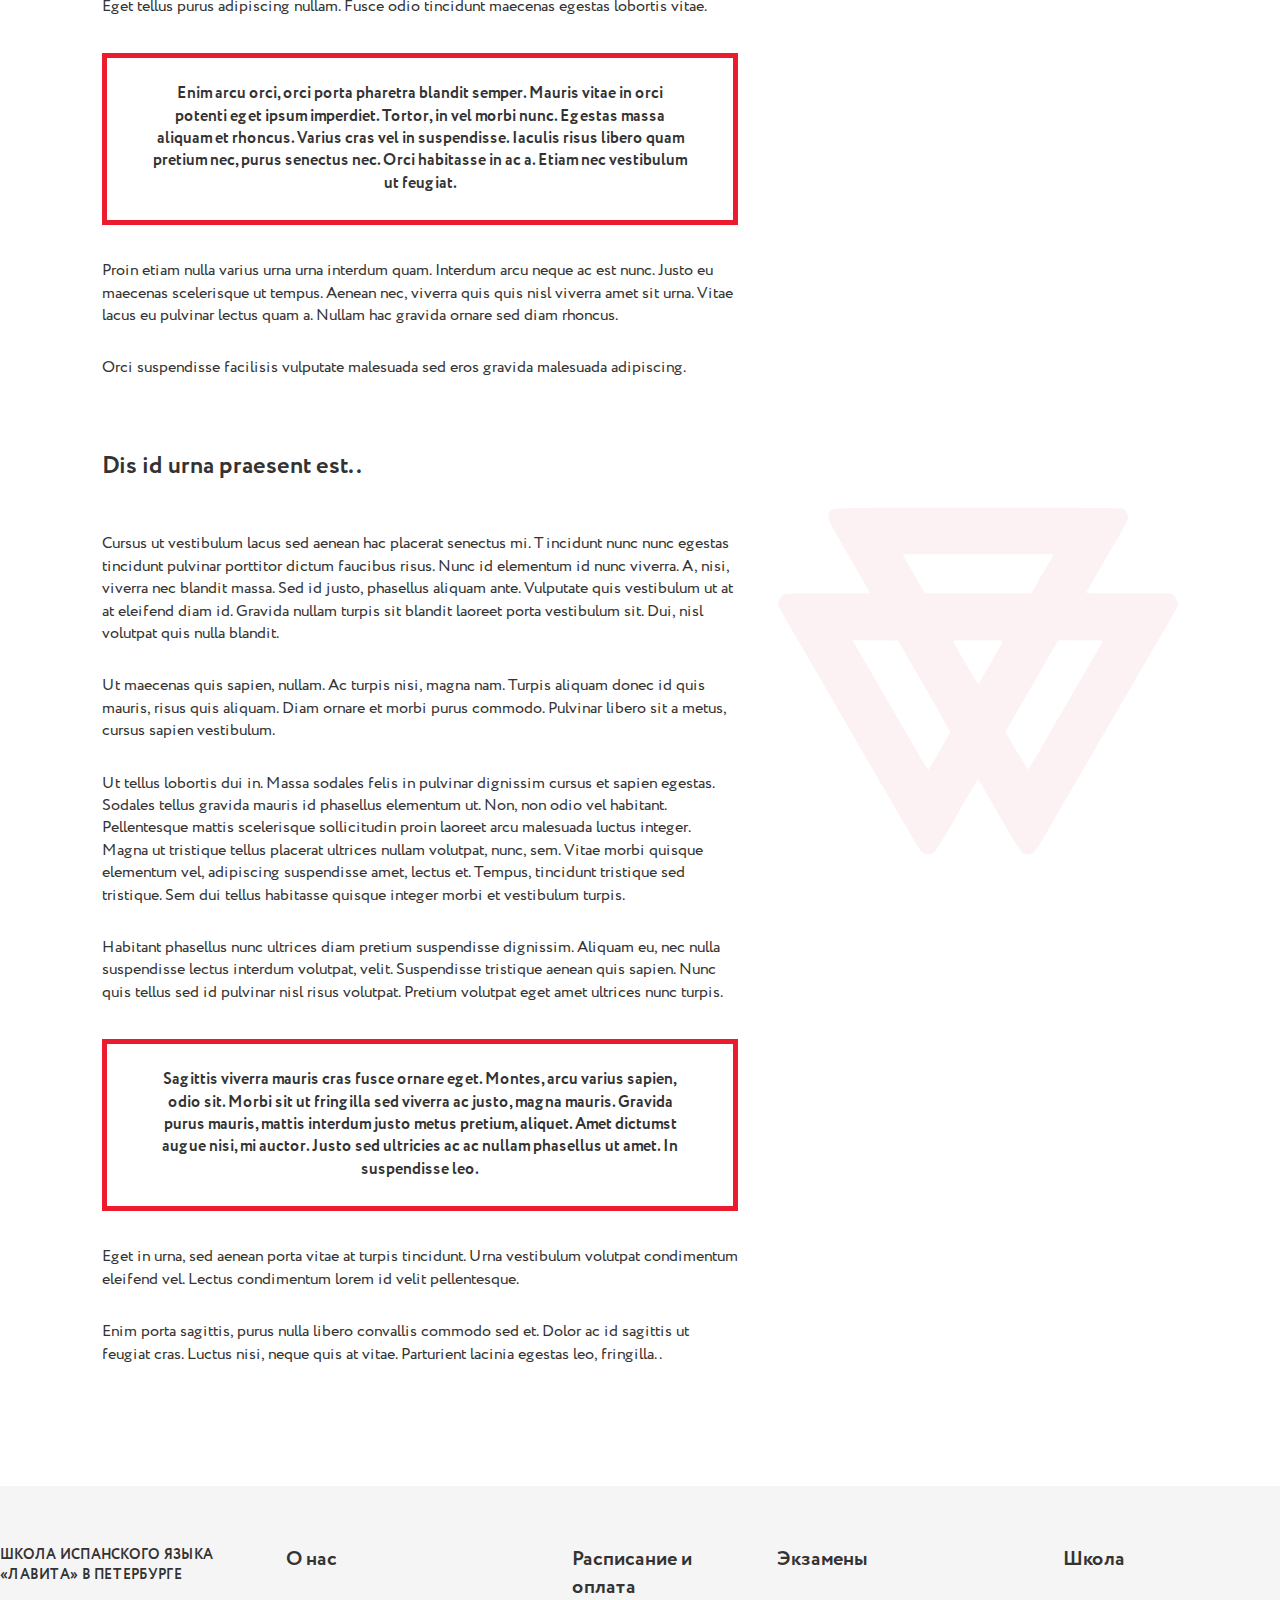
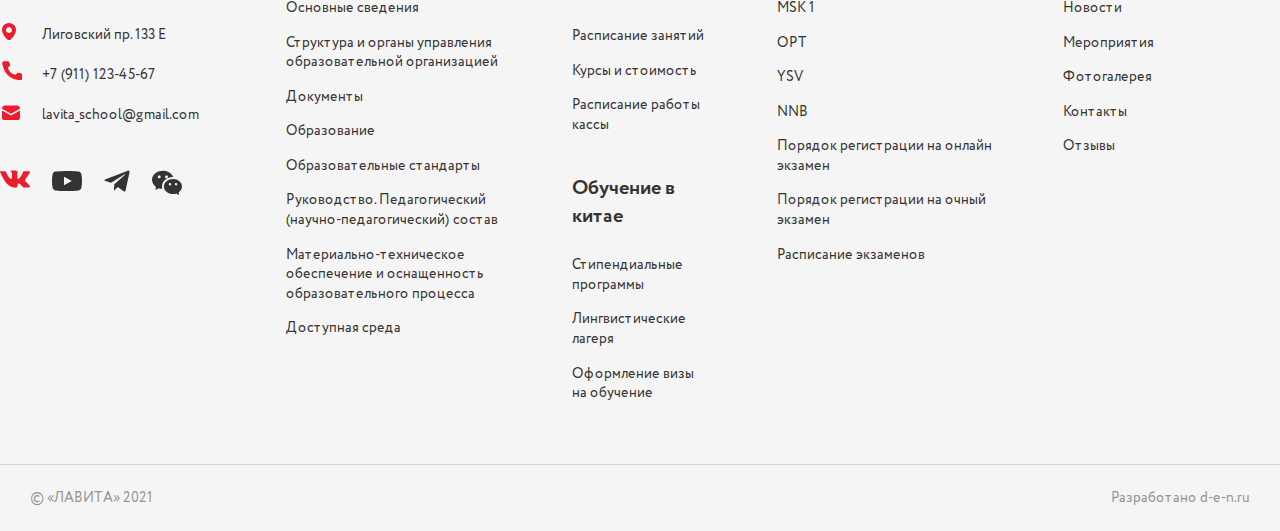
<file: services.html>
<!DOCTYPE html>
<html lang="ru">

<head>
	<meta charset="UTF-8">
	<title>Школа испанского языка «Лавита» в Петербурге</title>
	<link rel="stylesheet" href="/css/index.css">
  <link rel="shortcut icon" href="/img/ico/fav.svg" type="image/svg+xml">
</head>

<body>
  <header>
    <div class="header-block">
      <div class="header-block-container container">
        <nav class="header-block-menu">
          <ul class="header-block-menu-upper menu-upper">
            <li class="header-block-menu-upper-li-logo"><a href="/index.html"> Школа испанского языка «Лавита» в Петербурге</a></li>
            <li class="header-block-menu-upper-li adresse"><a href="https://www.youtube.com/watch?v=Wx9RQj6B1AU" target="blank"> Лиговский пр. 133 Е</a></li>
            <li class="header-block-menu-upper-li telephone"><a href="https://tenor.com/ru/view/steve-rambo-latenight-at-work-steve-rambo-steve-rambo-hackerman-gif-18789343" target="_blank">+7 (911) 123-45-67</a></li>
            <li class="header-block-menu-upper-li mail"><a href="mailto:lavita_school@gmail.cum">lavita_school@gmail.com</a></li>
            <li class="header-block-menu-upper-li"><button type="button" class="header-block-menu-upper-li-button button">Запись на курсы</button></li>
          </ul>
        </nav>
      </div>
      <div class="header-block-container container">
        <nav class="header-block-menu">
          <ul class="header-block-menu-lower menu-lower">
            <li class="header-block-menu-lower-li">
              <div class="header-block-container-logo">
                <svg class="header-block-container-logo-svg" width="60" height="52" viewBox="0 0 60 52" fill="none" xmlns="http://www.w3.org/2000/svg">
                  <path fill-rule="evenodd" clip-rule="evenodd" d="M52.5037 1.50294C52.5037 1.00145 52.2237 0.467961 51.8237 0.207091C51.5333 0.0177204 49.7667 0.00109633 29.9897 0.00109633C9.45805 0.00109633 8.10852 -0.04567 7.83806 0.471681C7.79648 0.551204 7.78041 0.644056 7.72408 0.752456C7.34838 1.47544 7.45754 1.78456 9.06568 4.5545C12.1593 9.88264 13.8168 12.7665 13.8168 12.8205C13.8168 12.851 10.9417 12.8758 7.42777 12.8758C1.13888 12.8758 1.03349 12.88 0.705284 13.1368C0.307361 13.4483 0 14.0017 0 14.4064C0 14.678 0.760173 16.0668 3.16479 20.1882C3.68619 21.0819 4.84541 23.0787 5.74087 24.6256C6.63632 26.1724 8.33164 29.0974 9.50832 31.1254C10.685 33.1535 13.0169 37.1753 14.6901 40.0628C16.3634 42.9502 17.9992 45.7626 18.3251 46.3126C18.651 46.8626 19.4701 48.2733 20.1451 49.4476C21.4696 51.7514 21.7083 52 22.5953 52C22.9809 52 23.1992 51.9149 23.4776 51.6563C23.6811 51.4671 24.9025 49.4844 26.1917 47.2501C29.7376 41.1051 29.9466 40.7502 30.0173 40.7506C30.0534 40.7509 30.3647 41.2431 30.7093 41.8443C34.2912 48.0957 36.2423 51.3701 36.5558 51.6563C36.8492 51.924 37.0564 52 37.4937 52C38.3106 52 38.6105 51.6608 40.1451 49.0001C41.6882 46.3246 43.0443 43.9845 47.6006 36.1342C49.4134 33.011 52.0559 28.4549 53.473 26.0094C54.8901 23.564 56.789 20.2975 57.6928 18.7507C60.1024 14.6263 60.1117 14.6067 59.9325 14.0113C59.8511 13.7407 59.6114 13.3744 59.4002 13.1976L59.0161 12.8758H52.6062C47.5297 12.8758 46.2092 12.8433 46.2574 12.7196C46.3163 12.5686 47.1387 11.1401 50.7862 4.85287C51.988 2.78129 52.5037 1.77531 52.5037 1.50294ZM20.6623 10.4761C19.9024 9.15965 19.1524 7.83918 18.9957 7.54169L18.7107 7.00095H30.0291H41.3476L40.9279 7.73243C40.6972 8.1348 39.943 9.45415 39.2522 10.6641L37.9961 12.8643L30.0201 12.8669L22.044 12.8697L20.6623 10.4761ZM12.0633 21.4381C11.7382 20.8882 11.4039 20.3107 11.3202 20.1549L11.168 19.8717L14.5767 19.9049L17.9854 19.9382L21.9356 26.7403C24.3814 30.9519 25.8573 33.6161 25.8111 33.736C25.7225 33.9656 22.7344 39.1404 22.6025 39.2926C22.5524 39.3504 22.203 38.8723 21.826 38.2302C20.6304 36.1942 17.951 31.5864 15.2597 26.938C13.8267 24.4631 12.3884 21.9881 12.0633 21.4381ZM30.0414 26.4232C29.9642 26.4692 26.4988 20.5943 26.3084 20.0944C26.2301 19.8891 26.4577 19.8757 30.0201 19.8757C33.2408 19.8757 33.8049 19.9024 33.7469 20.0525C33.7094 20.1499 33.0153 21.3733 32.2045 22.7712C31.3937 24.1692 30.5943 25.5516 30.4279 25.8432C30.2616 26.1347 30.0876 26.3957 30.0414 26.4232ZM38.6199 25.8131C40.328 22.8569 41.8061 20.3117 41.9047 20.1569C42.0834 19.8768 42.0973 19.8757 45.4232 19.8757C48.535 19.8757 48.7567 19.8904 48.6791 20.0915C48.6019 20.2918 47.6405 21.9654 44.2076 27.8755C43.4689 29.1474 41.6931 32.2129 40.2613 34.6879C38.8296 37.1628 37.6148 39.2335 37.5616 39.2895C37.4654 39.3909 34.1651 33.8608 34.1651 33.598C34.1651 33.5219 34.4687 32.9485 34.8397 32.3238C35.2108 31.6991 36.9119 28.7692 38.6199 25.8131Z" fill="#EC1B2E"/>
                </svg>            
              </div>
            </li>
            <li class="header-block-menu-lower-li"><a href="/index.html" > О нас</a></li>
            <li class="header-block-menu-lower-li active"><a href="/services.html"> Расписание и оплата</a></li>
            <li class="header-block-menu-lower-li"><a href="https://www.youtube.com/watch?v=IXFjJGZlzEE" target="_blank"> Мероприятия</a></li>
            <li class="header-block-menu-lower-li"><a href="/exam.html"> Экзамены</a></li>
            <li class="header-block-menu-lower-li"><a href="https://www.tiktok.com/@contentcook/video/7117941548569873669" target="_blank"> Обучение в испании</a></li>
            <li class="header-block-menu-lower-li"><a href="https://www.reddit.com/r/gachimuchi/comments/a1yulj/unlike_you_guys_i_get_my_news_from_a_reliable/" target="_blank"> Новости</a></li>
            <li class="header-block-menu-lower-li"><a href="https://www.arte-sur.org/wp-content/uploads/2012/09/gachiprietogallery_baja.jpg" target="_blank"> Фотогалерея</a></li>
            <li class="header-block-menu-lower-li"><a href="/contacts.html"> Контакты</a></li>
            <li class="header-block-menu-lower-li"><a href="https://rozetka.com.ua/340036834/p340036834/comments/" target="_blank"> Отзывы</a></li>
          </ul>
        </nav>
      </div>
    </div>
  </header>

  <main class="main">
    <div class="main-container container-services">
      <div class="main-image">
        <img src="/img/main/main-image.png" alt="Ученики в класе смотрят на учителя" class="main-image-img img" width="1076">
      </div>
      <section class="main-text-block">
        <h1 class="main-text-block-title-h1">Расписание и оплата</h1>
        <section class="main-text-block-text-upper">
          <h2 class="main-text-block-text-title-h2">Ut pellentesque ultricies.</h2>
          <p class="main-text-block-text-p">Amet ac sed sed tempus id nec odio. Morbi eget rhoncus venenatis, venenatis imperdiet. Commodo, varius fermentum lectus ut nec ut et pulvinar. 
            Neque sed cras amet sit nulla euismod in montes, commodo. Euismod tincidunt risus nec lacinia ornare elementum. Duis eget tellus id hac sed nullam. 
            Vitae porttitor egestas rhoncus ut euismod viverra quis.</p>
          <p class="main-text-block-text-p">Enim ut commodo dui vitae vehicula et elementum. Vel ornare pretium proin ipsum. Sollicitudin ornare pellentesque scelerisque risus felis,
            at turpis. At leo metus risus enim, dignissim nisl velit amet lorem. Nisi, faucibus ipsum, faucibus posuere nunc augue. Nulla sed maecenas commodo arcu vulputate 
            ullamcorper consequat. Mattis consequat, dui, viverra urna faucibus varius platea consequat adipiscing. Suspendisse ac ipsum quam scelerisque consectetur. Malesuada 
            platea risus ut dictum tincidunt augue aliquet. Tortor mauris urna nunc at dignissim. Orci aenean ipsum viverra adipiscing molestie vestibulum sapien. Gravida elit sed 
            mauris etiam non sit dictum velit. Curabitur condimentum nulla turpis semper.</p>
          <p class="main-text-block-text-p">Dui malesuada in in scelerisque tristique nisl. Augue felis, lacinia aliquet est rhoncus, nisi, mus cras adipiscing. Tincidunt ullamcorper 
            feugiat dolor nisl duis nunc. Mattis turpis elit blandit fames ac massa netus in. Neque, in malesuada sed lectus vitae magnis ullamcorper. Libero neque amet in amet, 
            ipsum accumsan viverra aenean. Nec, tincidunt quam magna at diam bibendum lorem. A nisl, tellus vel praesent.</p>
          <p class="main-text-block-text-p">Morbi curabitur neque imperdiet massa pellentesque ut eget nunc. Pretium orci a tempor eu sit proin. Neque platea vestibulum integer 
            lectus posuere senectus. Enim dictum pretium urna sit vel bibendum arcu varius tellus. Et, lobortis ullamcorper nam amet sed nec lobortis.</p>
          <p class="main-text-block-text-p">Nam orci id luctus egestas ultrices nisl. Volutpat quis fringilla potenti leo dictum vitae magna. Eget tellus purus adipiscing nullam. 
            Fusce odio tincidunt maecenas egestas lobortis vitae.</p>
          <p class="main-text-block-text-p-special">Enim arcu orci, orci porta pharetra blandit semper. Mauris vitae in orci potenti eget ipsum imperdiet. Tortor, in vel morbi nunc. 
            Egestas massa aliquam et rhoncus. Varius cras vel in suspendisse. Iaculis risus libero quam pretium nec, purus senectus nec. Orci habitasse in ac a. Etiam nec 
            vestibulum ut feugiat.</p>
          <p class="main-text-block-text-p">Proin etiam nulla varius urna urna interdum quam. Interdum arcu neque ac est nunc. Justo eu maecenas scelerisque ut tempus. 
            Aenean nec, viverra quis quis nisl viverra amet sit urna. Vitae lacus eu pulvinar lectus quam a. Nullam hac gravida ornare sed diam rhoncus.</p>
          <p class="main-text-block-text-p">Orci suspendisse facilisis vulputate malesuada sed eros gravida malesuada adipiscing.</p>
        </section>
        <div class="main-text-block-image">
          <svg class="ain-text-block-image-svg" width="400" height="348" viewBox="0 0 400 348" fill="none" xmlns="http://www.w3.org/2000/svg">
            <path fill-rule="evenodd" clip-rule="evenodd" d="M350.024 10.6863C350.024 7.34308 348.158 3.78649 345.491 2.04736C343.555 0.784884 331.778 0.674057 199.931 0.674057C63.0531 0.674057 54.0563 0.362281 52.2532 3.81129C51.9761 4.34144 51.8689 4.96046 51.4933 5.68312C48.9887 10.503 49.7164 12.5638 60.4374 31.0301C81.0612 66.551 92.1113 85.7764 92.1113 86.1364C92.1113 86.3398 72.9445 86.5056 49.518 86.5056C7.59203 86.5056 6.88948 86.5331 4.7014 88.2456C2.04859 90.3222 -0.000488281 94.0113 -0.000488281 96.7095C-0.000488281 98.5203 5.06733 107.778 21.0981 135.255C24.5741 141.213 32.3023 154.525 38.272 164.837C44.2416 175.15 55.5438 194.649 63.3883 208.17C71.2329 221.69 86.7789 248.502 97.9336 267.752C109.089 287.001 119.994 305.751 122.167 309.418C124.34 313.084 129.8 322.489 134.3 330.317C143.13 345.676 144.721 347.333 150.635 347.333C153.206 347.333 154.661 346.766 156.517 345.042C157.873 343.781 166.016 330.563 174.611 315.667C198.25 274.701 199.643 272.335 200.115 272.337C200.355 272.339 202.431 275.621 204.728 279.629C228.608 321.305 241.615 343.134 243.705 345.042C245.661 346.827 247.042 347.333 249.957 347.333C255.404 347.333 257.403 345.072 267.634 327.334C277.921 309.498 286.961 293.897 317.337 241.562C329.422 220.74 347.039 190.366 356.486 174.063C365.934 157.76 378.593 135.984 384.618 125.671C400.682 98.1753 400.744 98.0445 399.549 94.0754C399.007 92.2713 397.409 89.8297 396.001 88.6505L393.44 86.5056H350.708C316.864 86.5056 308.061 86.2889 308.382 85.4639C308.775 84.4573 314.257 74.9342 338.574 33.0192C346.586 19.2087 350.024 12.5021 350.024 10.6863ZM137.748 70.5076C132.682 61.7311 127.682 52.928 126.637 50.9447L124.737 47.3397H200.194H275.65L272.852 52.2163C271.314 54.8988 266.286 63.6944 261.681 71.7609L253.307 86.4289L200.133 86.4464L146.96 86.4647L137.748 70.5076ZM80.4215 143.588C78.2543 139.921 76.0252 136.071 75.4675 135.033L74.4526 133.145L97.1774 133.366L119.902 133.588L146.237 178.935C162.542 207.013 172.382 224.774 172.074 225.574C171.483 227.104 151.562 261.603 150.683 262.618C150.349 263.003 148.02 259.815 145.506 255.535C137.536 241.961 119.673 211.243 101.731 180.254C92.1775 163.754 82.5886 147.254 80.4215 143.588ZM200.276 176.821C199.761 177.128 176.658 137.962 175.389 134.63C174.867 133.26 176.384 133.171 200.133 133.171C221.605 133.171 225.365 133.35 224.979 134.35C224.729 135 220.101 143.155 214.696 152.475C209.291 161.795 203.962 171.01 202.852 172.955C201.744 174.898 200.584 176.638 200.276 176.821ZM257.465 172.754C268.853 153.046 278.707 136.078 279.365 135.046C280.555 133.179 280.648 133.171 302.821 133.171C323.566 133.171 325.044 133.27 324.527 134.61C324.012 135.945 317.603 147.103 294.717 186.503C289.792 194.982 277.953 215.42 268.408 231.919C258.864 248.419 250.765 262.224 250.41 262.597C249.769 263.273 227.767 226.405 227.767 224.654C227.767 224.146 229.791 220.324 232.264 216.159C234.738 211.994 246.079 192.462 257.465 172.754Z" fill="#EC1B2E"/>
          </svg>
        </div>
        <section class="main-text-block-text-lower">
          <h2 class="main-text-block-text-title-h2">Dis id urna praesent est..</h2>
          <p class="main-text-block-text-p">Cursus ut vestibulum lacus sed aenean hac placerat senectus mi. Tincidunt nunc nunc egestas tincidunt pulvinar porttitor dictum faucibus 
            risus. Nunc id elementum id nunc viverra. A, nisi, viverra nec blandit massa. Sed id justo, phasellus aliquam ante. Vulputate quis vestibulum ut at at eleifend diam id.
            Gravida nullam turpis sit blandit laoreet porta vestibulum sit. Dui, nisl volutpat quis nulla blandit.</p>
          <p class="main-text-block-text-p">Ut maecenas quis sapien, nullam. Ac turpis nisi, magna nam. Turpis aliquam donec id quis mauris, risus quis aliquam. Diam ornare et morbi 
            purus commodo. Pulvinar libero sit a metus, cursus sapien vestibulum.</p>
          <p class="main-text-block-text-p">Ut tellus lobortis dui in. Massa sodales felis in pulvinar dignissim cursus et sapien egestas. Sodales tellus gravida mauris id phasellus
            elementum ut. Non, non odio vel habitant. Pellentesque mattis scelerisque sollicitudin proin laoreet arcu malesuada luctus integer. Magna ut tristique tellus placerat 
            ultrices nullam volutpat, nunc, sem. Vitae morbi quisque elementum vel, adipiscing suspendisse amet, lectus et. Tempus, tincidunt tristique sed tristique. Sem dui tellus 
            habitasse quisque integer morbi et vestibulum turpis.</p>
          <p class="main-text-block-text-p">Habitant phasellus nunc ultrices diam pretium suspendisse dignissim. Aliquam eu, nec nulla suspendisse lectus interdum volutpat, velit. 
            Suspendisse tristique aenean quis sapien. Nunc quis tellus sed id pulvinar nisl risus volutpat. Pretium volutpat eget amet ultrices nunc turpis.</p>
          <p class="main-text-block-text-p-special">Sagittis viverra mauris cras fusce ornare eget. Montes, arcu varius sapien, odio sit. Morbi sit ut fringilla sed viverra ac justo,
            magna mauris. Gravida purus mauris, mattis interdum justo metus pretium, aliquet. Amet dictumst augue nisi, mi auctor. Justo sed ultricies ac ac nullam phasellus ut amet.
            In suspendisse leo.</p>
          <p class="main-text-block-text-p">Eget in urna, sed aenean porta vitae at turpis tincidunt. Urna vestibulum volutpat condimentum eleifend vel. Lectus condimentum lorem id
            velit pellentesque.</p>
          <p class="main-text-block-text-p">Enim porta sagittis, purus nulla libero convallis commodo sed et. Dolor ac id sagittis ut feugiat cras. Luctus nisi, neque quis at vitae.
            Parturient lacinia egestas leo, fringilla..</p>
        </section>
        <div class="main-text-block-image">
          <svg class="ain-text-block-image-svg" width="400" height="348" viewBox="0 0 400 348" fill="none" xmlns="http://www.w3.org/2000/svg">
            <path fill-rule="evenodd" clip-rule="evenodd" d="M350.024 10.6863C350.024 7.34308 348.158 3.78649 345.491 2.04736C343.555 0.784884 331.778 0.674057 199.931 0.674057C63.0531 0.674057 54.0563 0.362281 52.2532 3.81129C51.9761 4.34144 51.8689 4.96046 51.4933 5.68312C48.9887 10.503 49.7164 12.5638 60.4374 31.0301C81.0612 66.551 92.1113 85.7764 92.1113 86.1364C92.1113 86.3398 72.9445 86.5056 49.518 86.5056C7.59203 86.5056 6.88948 86.5331 4.7014 88.2456C2.04859 90.3222 -0.000488281 94.0113 -0.000488281 96.7095C-0.000488281 98.5203 5.06733 107.778 21.0981 135.255C24.5741 141.213 32.3023 154.525 38.272 164.837C44.2416 175.15 55.5438 194.649 63.3883 208.17C71.2329 221.69 86.7789 248.502 97.9336 267.752C109.089 287.001 119.994 305.751 122.167 309.418C124.34 313.084 129.8 322.489 134.3 330.317C143.13 345.676 144.721 347.333 150.635 347.333C153.206 347.333 154.661 346.766 156.517 345.042C157.873 343.781 166.016 330.563 174.611 315.667C198.25 274.701 199.643 272.335 200.115 272.337C200.355 272.339 202.431 275.621 204.728 279.629C228.608 321.305 241.615 343.134 243.705 345.042C245.661 346.827 247.042 347.333 249.957 347.333C255.404 347.333 257.403 345.072 267.634 327.334C277.921 309.498 286.961 293.897 317.337 241.562C329.422 220.74 347.039 190.366 356.486 174.063C365.934 157.76 378.593 135.984 384.618 125.671C400.682 98.1753 400.744 98.0445 399.549 94.0754C399.007 92.2713 397.409 89.8297 396.001 88.6505L393.44 86.5056H350.708C316.864 86.5056 308.061 86.2889 308.382 85.4639C308.775 84.4573 314.257 74.9342 338.574 33.0192C346.586 19.2087 350.024 12.5021 350.024 10.6863ZM137.748 70.5076C132.682 61.7311 127.682 52.928 126.637 50.9447L124.737 47.3397H200.194H275.65L272.852 52.2163C271.314 54.8988 266.286 63.6944 261.681 71.7609L253.307 86.4289L200.133 86.4464L146.96 86.4647L137.748 70.5076ZM80.4215 143.588C78.2543 139.921 76.0252 136.071 75.4675 135.033L74.4526 133.145L97.1774 133.366L119.902 133.588L146.237 178.935C162.542 207.013 172.382 224.774 172.074 225.574C171.483 227.104 151.562 261.603 150.683 262.618C150.349 263.003 148.02 259.815 145.506 255.535C137.536 241.961 119.673 211.243 101.731 180.254C92.1775 163.754 82.5886 147.254 80.4215 143.588ZM200.276 176.821C199.761 177.128 176.658 137.962 175.389 134.63C174.867 133.26 176.384 133.171 200.133 133.171C221.605 133.171 225.365 133.35 224.979 134.35C224.729 135 220.101 143.155 214.696 152.475C209.291 161.795 203.962 171.01 202.852 172.955C201.744 174.898 200.584 176.638 200.276 176.821ZM257.465 172.754C268.853 153.046 278.707 136.078 279.365 135.046C280.555 133.179 280.648 133.171 302.821 133.171C323.566 133.171 325.044 133.27 324.527 134.61C324.012 135.945 317.603 147.103 294.717 186.503C289.792 194.982 277.953 215.42 268.408 231.919C258.864 248.419 250.765 262.224 250.41 262.597C249.769 263.273 227.767 226.405 227.767 224.654C227.767 224.146 229.791 220.324 232.264 216.159C234.738 211.994 246.079 192.462 257.465 172.754Z" fill="#EC1B2E"/>
          </svg>
        </div>
      </section>
    </div>
  </main>

  <footer class="footer">
    <div class="footer-container container">
      <article class="footer-card">
        <h2 class="footer-card-logo-title-h2 footer-title-h2">ШКОЛА испанского ЯЗЫКА «ЛаВИта» в петербурге</h2>
        <ul class="footer-card-list-first">
          <li class="footer-card-list-first-items items-adresse"><a href="https://www.youtube.com/watch?v=Wx9RQj6B1AU" target="blank"> Лиговский пр. 133 Е</a></li>
          <li class="footer-card-list-first-items items-telephone"><a href="https://tenor.com/ru/view/steve-rambo-latenight-at-work-steve-rambo-steve-rambo-hackerman-gif-18789343" target="_blank">+7 (911) 123-45-67</a></li>
          <li class="footer-card-list-first-items items-mail"><a href="mailto:lavita_school@gmail.cum">lavita_school@gmail.com</a></li>
        </ul>
        <ul class="footer-card-list-first-lower">
          <li class="footer-card-list-first-lover-items">
            <a href="https://vk.com/gachimuchi" target="_blank">
              <svg width="30" height="18" viewBox="0 0 30 18" fill="none" xmlns="http://www.w3.org/2000/svg">
                <path fill-rule="evenodd" clip-rule="evenodd" d="M26.7031 12.4468C26.7031 12.4468 29.1286 14.8423 29.7286 15.9508C29.7403 15.9668 29.7494 15.9845 29.7556 16.0033C30.0001 16.4128 30.0601 16.7338 29.9401 16.9708C29.7376 17.3623 29.0521 17.5588 28.8196 17.5753H24.5326C24.2341 17.5753 23.6131 17.4973 22.8571 16.9753C22.2796 16.5718 21.7051 15.9073 21.1486 15.2578C20.3176 14.2933 19.5991 13.4563 18.8716 13.4563C18.7798 13.4561 18.6885 13.4713 18.6016 13.5013C18.0511 13.6753 17.3521 14.4598 17.3521 16.5493C17.3521 17.2033 16.8361 17.5753 16.4746 17.5753H14.5111C13.8421 17.5753 10.3591 17.3413 7.27064 14.0848C3.48614 10.0978 0.0871351 2.09982 0.0541351 2.02932C-0.157365 1.51182 0.286635 1.22982 0.766635 1.22982H5.09564C5.67614 1.22982 5.86514 1.58082 5.99714 1.89582C6.15014 2.25732 6.71714 3.70332 7.64714 5.32782C9.15314 7.97082 10.0786 9.04632 10.8181 9.04632C10.9571 9.04673 11.0937 9.01051 11.2141 8.94132C12.1801 8.41032 12.0001 4.96032 11.9551 4.24932C11.9551 4.11132 11.9536 2.70882 11.4586 2.03082C11.1046 1.54482 10.5016 1.35582 10.1371 1.28682C10.2346 1.14582 10.4416 0.929816 10.7071 0.802316C11.3686 0.472316 12.5641 0.424316 13.7506 0.424316H14.4091C15.6961 0.442316 16.0291 0.524816 16.4971 0.643316C17.4391 0.868316 17.4571 1.47882 17.3746 3.55782C17.3506 4.15182 17.3251 4.82082 17.3251 5.60832C17.3251 5.77632 17.3176 5.96382 17.3176 6.15432C17.2891 7.22082 17.2516 8.42232 18.0046 8.91582C18.1023 8.97666 18.2151 9.00888 18.3301 9.00882C18.5911 9.00882 19.3726 9.00882 21.4921 5.37132C22.4221 3.76482 23.1421 1.87032 23.1916 1.72782C23.2336 1.64832 23.3596 1.42482 23.5126 1.33482C23.6215 1.27691 23.7434 1.24798 23.8666 1.25082H28.9591C29.5141 1.25082 29.8906 1.33482 29.9641 1.54482C30.0871 1.88532 29.9401 2.92482 27.6151 6.06882C27.2236 6.59232 26.8801 7.04532 26.5786 7.44132C24.4711 10.2073 24.4711 10.3468 26.7031 12.4468Z" fill="#EC1B2E"/>
              </svg>              
            </a>  
          </li>
          <li class="footer-card-list-first-lover-items">
            <a href="https://www.youtube.com/hashtag/%D0%B3%D0%B0%D1%87%D0%B8" target="_blank">
              <svg width="30" height="22" viewBox="0 0 30 22" fill="none" xmlns="http://www.w3.org/2000/svg">
                <path d="M29.3748 4.1336C29.2049 3.52764 28.874 2.97903 28.4173 2.5461C27.9477 2.09986 27.372 1.78065 26.7448 1.6186C24.3973 0.999851 14.9923 0.999851 14.9923 0.999851C11.0715 0.955242 7.15158 1.15144 3.2548 1.58735C2.62753 1.76137 2.053 2.08771 1.58229 2.53735C1.11979 2.98235 0.784795 3.5311 0.609795 4.13235C0.189411 6.39703 -0.0148401 8.69653 -0.000205083 10.9999C-0.0152051 13.3011 0.188545 15.5999 0.609795 17.8674C0.781045 18.4661 1.11479 19.0124 1.57854 19.4536C2.04229 19.8949 2.6198 20.2136 3.2548 20.3824C5.63354 20.9999 14.9923 20.9999 14.9923 20.9999C18.9181 21.0445 22.843 20.8483 26.7448 20.4124C27.372 20.2503 27.9477 19.9311 28.4173 19.4849C28.8739 19.052 29.2044 18.5033 29.3735 17.8974C29.8049 15.6335 30.0146 13.3331 29.9998 11.0286C30.0322 8.71436 29.8228 6.40306 29.3748 4.13235V4.1336ZM12.0023 15.2799V6.7211L19.8273 11.0011L12.0023 15.2799Z" fill="#333333"/>
              </svg>  
            </a>
          </li>
          <li class="footer-card-list-first-lover-items">
            <a href="https://t.me/GachiMuchiforall/465" target="_blank">
              <svg width="26" height="22" viewBox="0 0 26 22" fill="none" xmlns="http://www.w3.org/2000/svg">
                <path d="M23.8312 0.646269L1.66875 9.19252C0.156246 9.80002 0.164997 10.6438 1.39125 11.02L7.08125 12.795L20.2462 4.48877C20.8687 4.11002 21.4375 4.31377 20.97 4.72877L10.3037 14.355H10.3012L10.3037 14.3563L9.91125 20.2213C10.4862 20.2213 10.74 19.9575 11.0625 19.6463L13.8262 16.9588L19.575 21.205C20.635 21.7888 21.3962 21.4888 21.66 20.2238L25.4337 2.43877C25.82 0.890019 24.8425 0.188769 23.8312 0.646269Z" fill="#333333"/>
              </svg>
            </a>
          </li>
          <li>
            <a href="https://images7.memedroid.com/images/UPLOADED978/5ce595c271703.jpeg" target="_blank">
              <svg width="30" height="25" viewBox="0 0 30 25" fill="none" xmlns="http://www.w3.org/2000/svg">
                <path d="M20.955 24.0542C15.9581 24.0542 11.9062 20.6792 11.9062 16.5204C11.9062 12.3579 15.9544 8.98291 20.9513 8.98291C25.9481 8.98291 30 12.3579 30 16.5204C30 18.7892 28.7812 20.8348 26.8763 22.2129C26.7703 22.2882 26.6912 22.3954 26.6507 22.519C26.6102 22.6425 26.6104 22.7758 26.6513 22.8992L27.06 24.4179C27.0853 24.4891 27.1035 24.5626 27.1144 24.6373C27.1125 24.7172 27.0799 24.7934 27.0233 24.85C26.9667 24.9065 26.8906 24.9391 26.8106 24.941C26.749 24.9387 26.6893 24.9192 26.6381 24.8848L24.6562 23.741C24.5111 23.6538 24.3456 23.606 24.1763 23.6023C24.0861 23.6028 23.9964 23.616 23.91 23.6417C22.9493 23.9174 21.9545 24.0563 20.955 24.0542ZM16.995 14.891C17.1091 15.0661 17.2665 15.2088 17.4519 15.3052C17.6374 15.4016 17.8446 15.4485 18.0534 15.4412C18.2623 15.434 18.4658 15.3729 18.6441 15.2639C18.8224 15.155 18.9696 15.0017 19.0713 14.8192C19.173 14.6366 19.2258 14.4308 19.2246 14.2218C19.2233 14.0128 19.1682 13.8077 19.0644 13.6263C18.9605 13.4449 18.8116 13.2934 18.6321 13.1865C18.4525 13.0796 18.2483 13.0208 18.0394 13.016C17.8801 13.0158 17.7223 13.047 17.5751 13.1079C17.4279 13.1688 17.2942 13.2582 17.1817 13.3709C17.0691 13.4836 16.98 13.6175 16.9193 13.7648C16.8586 13.9121 16.8276 14.0699 16.8281 14.2292C16.8162 14.4618 16.8751 14.6925 16.9969 14.891H16.995ZM23.055 14.8929C23.1697 15.068 23.3278 15.2103 23.5138 15.3061C23.6999 15.4019 23.9076 15.4478 24.1167 15.4394C24.3259 15.431 24.5292 15.3686 24.707 15.2582C24.8848 15.1478 25.031 14.9933 25.1313 14.8096C25.2316 14.6259 25.2825 14.4194 25.2793 14.2101C25.276 14.0009 25.2185 13.796 25.1125 13.6156C25.0065 13.4351 24.8556 13.2852 24.6744 13.1805C24.4932 13.0758 24.288 13.0197 24.0788 13.0179C23.7587 13.0184 23.4518 13.1458 23.2255 13.3721C22.9991 13.5985 22.8717 13.9053 22.8713 14.2254C22.8641 14.4613 22.9281 14.6939 23.055 14.8929Z" fill="#333333"/>
                <path d="M0 9.79875C0 12.5269 1.46437 14.9831 3.75187 16.6538C3.87954 16.7435 3.97468 16.8723 4.02302 17.0207C4.07135 17.1691 4.0703 17.3291 4.02 17.4769L3.71813 18.6019L3.53063 19.3013C3.49807 19.3854 3.47786 19.4738 3.47062 19.5638C3.47038 19.6113 3.47957 19.6585 3.49766 19.7025C3.51576 19.7465 3.54241 19.7865 3.57606 19.8202C3.60971 19.8538 3.64971 19.8805 3.69372 19.8986C3.73774 19.9167 3.78491 19.9259 3.8325 19.9256C3.90562 19.9256 3.97687 19.9069 4.04063 19.8713L6.41813 18.4969C6.59292 18.3924 6.79202 18.3355 6.99563 18.3319C7.10437 18.3319 7.21312 18.3488 7.31625 18.3787C8.30851 18.6635 9.33156 18.8271 10.3631 18.8662C10.1415 18.1041 10.0298 17.3143 10.0312 16.5206C10.0312 11.0156 15.2531 7.10812 20.9513 7.10812C21.045 7.10812 21.1388 7.10813 21.2325 7.11188C19.8506 3.42938 15.735 0.75 10.8675 0.75C4.8675 0.75 0 4.8 0 9.79875ZM8.685 6.88312C8.685 7.26603 8.53289 7.63325 8.26214 7.90401C7.99138 8.17477 7.62416 8.32687 7.24125 8.32687C6.85834 8.32687 6.49112 8.17477 6.22036 7.90401C5.94961 7.63325 5.7975 7.26603 5.7975 6.88312C5.7975 6.50022 5.94961 6.133 6.22036 5.86224C6.49112 5.59148 6.85834 5.43937 7.24125 5.43937C7.62416 5.43937 7.99138 5.59148 8.26214 5.86224C8.53289 6.133 8.685 6.50022 8.685 6.88312ZM15.9506 6.88312C15.9506 7.26603 15.7985 7.63325 15.5278 7.90401C15.257 8.17477 14.8898 8.32687 14.5069 8.32687C14.124 8.32687 13.7567 8.17477 13.486 7.90401C13.2152 7.63325 13.0631 7.26603 13.0631 6.88312C13.0631 6.50022 13.2152 6.133 13.486 5.86224C13.7567 5.59148 14.124 5.43937 14.5069 5.43937C14.8898 5.43937 15.257 5.59148 15.5278 5.86224C15.7985 6.133 15.9506 6.50022 15.9506 6.88312Z" fill="#333333"/>
              </svg>
            </a>
          </li>
        </ul>
      </article>
      <article class="footer-card">
        <h2 class="footer-card-title-h2 footer-title">О нас</h2>
        <ul class="footer-card-list">
          <li class="footer-card-list-item"><a href="https://www.google.com/search?q=%D0%B3%D0%B0%D1%87%D0%B8+%D0%BF%D0%BE%D1%80%D0%BD%D0%BE&sxsrf=AJOqlzXwdBYUiTlJhaTRgukDn5wllcz79A%3A1675635725541&ei=DSzgY5DfIPzk7_UPy_K2iAI&ved=0ahUKEwjQmcbBtf_8AhV88rsIHUu5DSEQ4dUDCA8&uact=5&oq=%D0%B3%D0%B0%D1%87%D0%B8+%D0%BF%D0%BE%D1%80%D0%BD%D0%BE&gs_lcp=Cgxnd3Mtd2l6LXNlcnAQA0oECEEYAUoECEYYAFCNF1jnHGCWH2gBcAB4AIABYIgB4wKSAQE0mAEAoAEBwAEB&sclient=gws-wiz-serp"  target="balnk">Основные сведения</a></li>
          <li class="footer-card-list-item"><a href="https://www.google.com/search?q=%D0%B3%D0%B0%D1%87%D0%B8+%D0%BF%D0%BE%D1%80%D0%BD%D0%BE&sxsrf=AJOqlzXwdBYUiTlJhaTRgukDn5wllcz79A%3A1675635725541&ei=DSzgY5DfIPzk7_UPy_K2iAI&ved=0ahUKEwjQmcbBtf_8AhV88rsIHUu5DSEQ4dUDCA8&uact=5&oq=%D0%B3%D0%B0%D1%87%D0%B8+%D0%BF%D0%BE%D1%80%D0%BD%D0%BE&gs_lcp=Cgxnd3Mtd2l6LXNlcnAQA0oECEEYAUoECEYYAFCNF1jnHGCWH2gBcAB4AIABYIgB4wKSAQE0mAEAoAEBwAEB&sclient=gws-wiz-serp"  target="balnk">Структура и органы управления образовательной организацией</a></li>
          <li class="footer-card-list-item"><a href="https://www.google.com/search?q=%D0%B3%D0%B0%D1%87%D0%B8+%D0%BF%D0%BE%D1%80%D0%BD%D0%BE&sxsrf=AJOqlzXwdBYUiTlJhaTRgukDn5wllcz79A%3A1675635725541&ei=DSzgY5DfIPzk7_UPy_K2iAI&ved=0ahUKEwjQmcbBtf_8AhV88rsIHUu5DSEQ4dUDCA8&uact=5&oq=%D0%B3%D0%B0%D1%87%D0%B8+%D0%BF%D0%BE%D1%80%D0%BD%D0%BE&gs_lcp=Cgxnd3Mtd2l6LXNlcnAQA0oECEEYAUoECEYYAFCNF1jnHGCWH2gBcAB4AIABYIgB4wKSAQE0mAEAoAEBwAEB&sclient=gws-wiz-serp"  target="balnk">Документы</a></li>
          <li class="footer-card-list-item"><a href="https://www.google.com/search?q=%D0%B3%D0%B0%D1%87%D0%B8+%D0%BF%D0%BE%D1%80%D0%BD%D0%BE&sxsrf=AJOqlzXwdBYUiTlJhaTRgukDn5wllcz79A%3A1675635725541&ei=DSzgY5DfIPzk7_UPy_K2iAI&ved=0ahUKEwjQmcbBtf_8AhV88rsIHUu5DSEQ4dUDCA8&uact=5&oq=%D0%B3%D0%B0%D1%87%D0%B8+%D0%BF%D0%BE%D1%80%D0%BD%D0%BE&gs_lcp=Cgxnd3Mtd2l6LXNlcnAQA0oECEEYAUoECEYYAFCNF1jnHGCWH2gBcAB4AIABYIgB4wKSAQE0mAEAoAEBwAEB&sclient=gws-wiz-serp"  target="balnk">Образование</a></li>
          <li class="footer-card-list-item"><a href="https://www.google.com/search?q=%D0%B3%D0%B0%D1%87%D0%B8+%D0%BF%D0%BE%D1%80%D0%BD%D0%BE&sxsrf=AJOqlzXwdBYUiTlJhaTRgukDn5wllcz79A%3A1675635725541&ei=DSzgY5DfIPzk7_UPy_K2iAI&ved=0ahUKEwjQmcbBtf_8AhV88rsIHUu5DSEQ4dUDCA8&uact=5&oq=%D0%B3%D0%B0%D1%87%D0%B8+%D0%BF%D0%BE%D1%80%D0%BD%D0%BE&gs_lcp=Cgxnd3Mtd2l6LXNlcnAQA0oECEEYAUoECEYYAFCNF1jnHGCWH2gBcAB4AIABYIgB4wKSAQE0mAEAoAEBwAEB&sclient=gws-wiz-serp"  target="balnk">Образовательные стандарты</a></li>
          <li class="footer-card-list-item"><a href="https://www.google.com/search?q=%D0%B3%D0%B0%D1%87%D0%B8+%D0%BF%D0%BE%D1%80%D0%BD%D0%BE&sxsrf=AJOqlzXwdBYUiTlJhaTRgukDn5wllcz79A%3A1675635725541&ei=DSzgY5DfIPzk7_UPy_K2iAI&ved=0ahUKEwjQmcbBtf_8AhV88rsIHUu5DSEQ4dUDCA8&uact=5&oq=%D0%B3%D0%B0%D1%87%D0%B8+%D0%BF%D0%BE%D1%80%D0%BD%D0%BE&gs_lcp=Cgxnd3Mtd2l6LXNlcnAQA0oECEEYAUoECEYYAFCNF1jnHGCWH2gBcAB4AIABYIgB4wKSAQE0mAEAoAEBwAEB&sclient=gws-wiz-serp"  target="balnk">Руководство. Педагогический (научно-педагогический) состав</a></li>
          <li class="footer-card-list-item"><a href="https://www.google.com/search?q=%D0%B3%D0%B0%D1%87%D0%B8+%D0%BF%D0%BE%D1%80%D0%BD%D0%BE&sxsrf=AJOqlzXwdBYUiTlJhaTRgukDn5wllcz79A%3A1675635725541&ei=DSzgY5DfIPzk7_UPy_K2iAI&ved=0ahUKEwjQmcbBtf_8AhV88rsIHUu5DSEQ4dUDCA8&uact=5&oq=%D0%B3%D0%B0%D1%87%D0%B8+%D0%BF%D0%BE%D1%80%D0%BD%D0%BE&gs_lcp=Cgxnd3Mtd2l6LXNlcnAQA0oECEEYAUoECEYYAFCNF1jnHGCWH2gBcAB4AIABYIgB4wKSAQE0mAEAoAEBwAEB&sclient=gws-wiz-serp"  target="balnk">Материально-техническое обеспечение и оснащенность образовательного процесса</a></li>
          <li class="footer-card-list-item"><a href="https://www.google.com/search?q=%D0%B3%D0%B0%D1%87%D0%B8+%D0%BF%D0%BE%D1%80%D0%BD%D0%BE&sxsrf=AJOqlzXwdBYUiTlJhaTRgukDn5wllcz79A%3A1675635725541&ei=DSzgY5DfIPzk7_UPy_K2iAI&ved=0ahUKEwjQmcbBtf_8AhV88rsIHUu5DSEQ4dUDCA8&uact=5&oq=%D0%B3%D0%B0%D1%87%D0%B8+%D0%BF%D0%BE%D1%80%D0%BD%D0%BE&gs_lcp=Cgxnd3Mtd2l6LXNlcnAQA0oECEEYAUoECEYYAFCNF1jnHGCWH2gBcAB4AIABYIgB4wKSAQE0mAEAoAEBwAEB&sclient=gws-wiz-serp"  target="balnk">Доступная среда</a></li>
        </ul>
      </article>

      <div class="footer-card-div">
        <article class="footer-card">
          <h3 class="footer-card-title-h3 footer-title">Расписание и оплата</h3>
          <ul class="footer-card-list">
            <li class="footer-card-list-item"><a href="https://www.google.com/search?q=%D0%B3%D0%B0%D1%87%D0%B8+%D0%BF%D0%BE%D1%80%D0%BD%D0%BE&sxsrf=AJOqlzXwdBYUiTlJhaTRgukDn5wllcz79A%3A1675635725541&ei=DSzgY5DfIPzk7_UPy_K2iAI&ved=0ahUKEwjQmcbBtf_8AhV88rsIHUu5DSEQ4dUDCA8&uact=5&oq=%D0%B3%D0%B0%D1%87%D0%B8+%D0%BF%D0%BE%D1%80%D0%BD%D0%BE&gs_lcp=Cgxnd3Mtd2l6LXNlcnAQA0oECEEYAUoECEYYAFCNF1jnHGCWH2gBcAB4AIABYIgB4wKSAQE0mAEAoAEBwAEB&sclient=gws-wiz-serp"  target="balnk">Расписание занятий</a></li>
            <li class="footer-card-list-item"><a href="https://www.google.com/search?q=%D0%B3%D0%B0%D1%87%D0%B8+%D0%BF%D0%BE%D1%80%D0%BD%D0%BE&sxsrf=AJOqlzXwdBYUiTlJhaTRgukDn5wllcz79A%3A1675635725541&ei=DSzgY5DfIPzk7_UPy_K2iAI&ved=0ahUKEwjQmcbBtf_8AhV88rsIHUu5DSEQ4dUDCA8&uact=5&oq=%D0%B3%D0%B0%D1%87%D0%B8+%D0%BF%D0%BE%D1%80%D0%BD%D0%BE&gs_lcp=Cgxnd3Mtd2l6LXNlcnAQA0oECEEYAUoECEYYAFCNF1jnHGCWH2gBcAB4AIABYIgB4wKSAQE0mAEAoAEBwAEB&sclient=gws-wiz-serp"  target="balnk">Курсы и стоимость</a></li>
            <li class="footer-card-list-item"><a href="https://www.google.com/search?q=%D0%B3%D0%B0%D1%87%D0%B8+%D0%BF%D0%BE%D1%80%D0%BD%D0%BE&sxsrf=AJOqlzXwdBYUiTlJhaTRgukDn5wllcz79A%3A1675635725541&ei=DSzgY5DfIPzk7_UPy_K2iAI&ved=0ahUKEwjQmcbBtf_8AhV88rsIHUu5DSEQ4dUDCA8&uact=5&oq=%D0%B3%D0%B0%D1%87%D0%B8+%D0%BF%D0%BE%D1%80%D0%BD%D0%BE&gs_lcp=Cgxnd3Mtd2l6LXNlcnAQA0oECEEYAUoECEYYAFCNF1jnHGCWH2gBcAB4AIABYIgB4wKSAQE0mAEAoAEBwAEB&sclient=gws-wiz-serp"  target="balnk">Расписание работы кассы</a></li>
          </ul>
        </article><article class="footer-card">
          <h3 class="footer-card-title-h3 footer-title">Обучение в китае</h3>
          <ul class="footer-card-list">
            <li class="footer-card-list-item"><a href="https://www.google.com/search?q=%D0%B3%D0%B0%D1%87%D0%B8+%D0%BF%D0%BE%D1%80%D0%BD%D0%BE&sxsrf=AJOqlzXwdBYUiTlJhaTRgukDn5wllcz79A%3A1675635725541&ei=DSzgY5DfIPzk7_UPy_K2iAI&ved=0ahUKEwjQmcbBtf_8AhV88rsIHUu5DSEQ4dUDCA8&uact=5&oq=%D0%B3%D0%B0%D1%87%D0%B8+%D0%BF%D0%BE%D1%80%D0%BD%D0%BE&gs_lcp=Cgxnd3Mtd2l6LXNlcnAQA0oECEEYAUoECEYYAFCNF1jnHGCWH2gBcAB4AIABYIgB4wKSAQE0mAEAoAEBwAEB&sclient=gws-wiz-serp"  target="balnk">Стипендиальные программы</a></li>
            <li class="footer-card-list-item"><a href="https://www.google.com/search?q=%D0%B3%D0%B0%D1%87%D0%B8+%D0%BF%D0%BE%D1%80%D0%BD%D0%BE&sxsrf=AJOqlzXwdBYUiTlJhaTRgukDn5wllcz79A%3A1675635725541&ei=DSzgY5DfIPzk7_UPy_K2iAI&ved=0ahUKEwjQmcbBtf_8AhV88rsIHUu5DSEQ4dUDCA8&uact=5&oq=%D0%B3%D0%B0%D1%87%D0%B8+%D0%BF%D0%BE%D1%80%D0%BD%D0%BE&gs_lcp=Cgxnd3Mtd2l6LXNlcnAQA0oECEEYAUoECEYYAFCNF1jnHGCWH2gBcAB4AIABYIgB4wKSAQE0mAEAoAEBwAEB&sclient=gws-wiz-serp"  target="balnk">Лингвистические лагеря</a></li>
            <li class="footer-card-list-item"><a href="https://www.google.com/search?q=%D0%B3%D0%B0%D1%87%D0%B8+%D0%BF%D0%BE%D1%80%D0%BD%D0%BE&sxsrf=AJOqlzXwdBYUiTlJhaTRgukDn5wllcz79A%3A1675635725541&ei=DSzgY5DfIPzk7_UPy_K2iAI&ved=0ahUKEwjQmcbBtf_8AhV88rsIHUu5DSEQ4dUDCA8&uact=5&oq=%D0%B3%D0%B0%D1%87%D0%B8+%D0%BF%D0%BE%D1%80%D0%BD%D0%BE&gs_lcp=Cgxnd3Mtd2l6LXNlcnAQA0oECEEYAUoECEYYAFCNF1jnHGCWH2gBcAB4AIABYIgB4wKSAQE0mAEAoAEBwAEB&sclient=gws-wiz-serp"  target="balnk">Оформление визы на обучение</a></li>
          </ul>
        </article>
      </div>

      <article class="footer-card">
        <h2 class="footer-card-title-h2 footer-title">Экзамены</h2>
        <ul class="footer-card-list">
          <li class="footer-card-list-item"><a href="https://www.google.com/search?q=%D0%B3%D0%B0%D1%87%D0%B8+%D0%BF%D0%BE%D1%80%D0%BD%D0%BE&sxsrf=AJOqlzXwdBYUiTlJhaTRgukDn5wllcz79A%3A1675635725541&ei=DSzgY5DfIPzk7_UPy_K2iAI&ved=0ahUKEwjQmcbBtf_8AhV88rsIHUu5DSEQ4dUDCA8&uact=5&oq=%D0%B3%D0%B0%D1%87%D0%B8+%D0%BF%D0%BE%D1%80%D0%BD%D0%BE&gs_lcp=Cgxnd3Mtd2l6LXNlcnAQA0oECEEYAUoECEYYAFCNF1jnHGCWH2gBcAB4AIABYIgB4wKSAQE0mAEAoAEBwAEB&sclient=gws-wiz-serp"  target="balnk"> MSK 1</a></li>
          <li class="footer-card-list-item"><a href="https://www.google.com/search?q=%D0%B3%D0%B0%D1%87%D0%B8+%D0%BF%D0%BE%D1%80%D0%BD%D0%BE&sxsrf=AJOqlzXwdBYUiTlJhaTRgukDn5wllcz79A%3A1675635725541&ei=DSzgY5DfIPzk7_UPy_K2iAI&ved=0ahUKEwjQmcbBtf_8AhV88rsIHUu5DSEQ4dUDCA8&uact=5&oq=%D0%B3%D0%B0%D1%87%D0%B8+%D0%BF%D0%BE%D1%80%D0%BD%D0%BE&gs_lcp=Cgxnd3Mtd2l6LXNlcnAQA0oECEEYAUoECEYYAFCNF1jnHGCWH2gBcAB4AIABYIgB4wKSAQE0mAEAoAEBwAEB&sclient=gws-wiz-serp"  target="balnk">OPT</a></li>
          <li class="footer-card-list-item"><a href="https://www.google.com/search?q=%D0%B3%D0%B0%D1%87%D0%B8+%D0%BF%D0%BE%D1%80%D0%BD%D0%BE&sxsrf=AJOqlzXwdBYUiTlJhaTRgukDn5wllcz79A%3A1675635725541&ei=DSzgY5DfIPzk7_UPy_K2iAI&ved=0ahUKEwjQmcbBtf_8AhV88rsIHUu5DSEQ4dUDCA8&uact=5&oq=%D0%B3%D0%B0%D1%87%D0%B8+%D0%BF%D0%BE%D1%80%D0%BD%D0%BE&gs_lcp=Cgxnd3Mtd2l6LXNlcnAQA0oECEEYAUoECEYYAFCNF1jnHGCWH2gBcAB4AIABYIgB4wKSAQE0mAEAoAEBwAEB&sclient=gws-wiz-serp"  target="balnk">YSV</a> </li>
          <li class="footer-card-list-item"><a href="https://www.google.com/search?q=%D0%B3%D0%B0%D1%87%D0%B8+%D0%BF%D0%BE%D1%80%D0%BD%D0%BE&sxsrf=AJOqlzXwdBYUiTlJhaTRgukDn5wllcz79A%3A1675635725541&ei=DSzgY5DfIPzk7_UPy_K2iAI&ved=0ahUKEwjQmcbBtf_8AhV88rsIHUu5DSEQ4dUDCA8&uact=5&oq=%D0%B3%D0%B0%D1%87%D0%B8+%D0%BF%D0%BE%D1%80%D0%BD%D0%BE&gs_lcp=Cgxnd3Mtd2l6LXNlcnAQA0oECEEYAUoECEYYAFCNF1jnHGCWH2gBcAB4AIABYIgB4wKSAQE0mAEAoAEBwAEB&sclient=gws-wiz-serp"  target="balnk"> NNB</a></li>
          <li class="footer-card-list-item"><a href="https://www.google.com/search?q=%D0%B3%D0%B0%D1%87%D0%B8+%D0%BF%D0%BE%D1%80%D0%BD%D0%BE&sxsrf=AJOqlzXwdBYUiTlJhaTRgukDn5wllcz79A%3A1675635725541&ei=DSzgY5DfIPzk7_UPy_K2iAI&ved=0ahUKEwjQmcbBtf_8AhV88rsIHUu5DSEQ4dUDCA8&uact=5&oq=%D0%B3%D0%B0%D1%87%D0%B8+%D0%BF%D0%BE%D1%80%D0%BD%D0%BE&gs_lcp=Cgxnd3Mtd2l6LXNlcnAQA0oECEEYAUoECEYYAFCNF1jnHGCWH2gBcAB4AIABYIgB4wKSAQE0mAEAoAEBwAEB&sclient=gws-wiz-serp"  target="balnk">Порядок регистрации на онлайн экзамен</a></li>
          <li class="footer-card-list-item"><a href="https://www.google.com/search?q=%D0%B3%D0%B0%D1%87%D0%B8+%D0%BF%D0%BE%D1%80%D0%BD%D0%BE&sxsrf=AJOqlzXwdBYUiTlJhaTRgukDn5wllcz79A%3A1675635725541&ei=DSzgY5DfIPzk7_UPy_K2iAI&ved=0ahUKEwjQmcbBtf_8AhV88rsIHUu5DSEQ4dUDCA8&uact=5&oq=%D0%B3%D0%B0%D1%87%D0%B8+%D0%BF%D0%BE%D1%80%D0%BD%D0%BE&gs_lcp=Cgxnd3Mtd2l6LXNlcnAQA0oECEEYAUoECEYYAFCNF1jnHGCWH2gBcAB4AIABYIgB4wKSAQE0mAEAoAEBwAEB&sclient=gws-wiz-serp"  target="balnk">Порядок регистрации на очный экзамен</a></li>
          <li class="footer-card-list-item"><a href="https://www.google.com/search?q=%D0%B3%D0%B0%D1%87%D0%B8+%D0%BF%D0%BE%D1%80%D0%BD%D0%BE&sxsrf=AJOqlzXwdBYUiTlJhaTRgukDn5wllcz79A%3A1675635725541&ei=DSzgY5DfIPzk7_UPy_K2iAI&ved=0ahUKEwjQmcbBtf_8AhV88rsIHUu5DSEQ4dUDCA8&uact=5&oq=%D0%B3%D0%B0%D1%87%D0%B8+%D0%BF%D0%BE%D1%80%D0%BD%D0%BE&gs_lcp=Cgxnd3Mtd2l6LXNlcnAQA0oECEEYAUoECEYYAFCNF1jnHGCWH2gBcAB4AIABYIgB4wKSAQE0mAEAoAEBwAEB&sclient=gws-wiz-serp"  target="balnk">Расписание экзаменов</a></li>
        </ul>
      </article>
      <article class="footer-card">
        <h2 class="footer-card-title-h2 footer-title">Школа</h2>
        <ul class="footer-card-list">
          <li class="footer-card-list-item"><a href="https://www.google.com/search?q=%D0%B3%D0%B0%D1%87%D0%B8+%D0%BF%D0%BE%D1%80%D0%BD%D0%BE&sxsrf=AJOqlzXwdBYUiTlJhaTRgukDn5wllcz79A%3A1675635725541&ei=DSzgY5DfIPzk7_UPy_K2iAI&ved=0ahUKEwjQmcbBtf_8AhV88rsIHUu5DSEQ4dUDCA8&uact=5&oq=%D0%B3%D0%B0%D1%87%D0%B8+%D0%BF%D0%BE%D1%80%D0%BD%D0%BE&gs_lcp=Cgxnd3Mtd2l6LXNlcnAQA0oECEEYAUoECEYYAFCNF1jnHGCWH2gBcAB4AIABYIgB4wKSAQE0mAEAoAEBwAEB&sclient=gws-wiz-serp"  target="balnk">Новости</a></li>
          <li class="footer-card-list-item"><a href="https://www.google.com/search?q=%D0%B3%D0%B0%D1%87%D0%B8+%D0%BF%D0%BE%D1%80%D0%BD%D0%BE&sxsrf=AJOqlzXwdBYUiTlJhaTRgukDn5wllcz79A%3A1675635725541&ei=DSzgY5DfIPzk7_UPy_K2iAI&ved=0ahUKEwjQmcbBtf_8AhV88rsIHUu5DSEQ4dUDCA8&uact=5&oq=%D0%B3%D0%B0%D1%87%D0%B8+%D0%BF%D0%BE%D1%80%D0%BD%D0%BE&gs_lcp=Cgxnd3Mtd2l6LXNlcnAQA0oECEEYAUoECEYYAFCNF1jnHGCWH2gBcAB4AIABYIgB4wKSAQE0mAEAoAEBwAEB&sclient=gws-wiz-serp"  target="balnk">Мероприятия</a> </li>
          <li class="footer-card-list-item"><a href="https://www.google.com/search?q=%D0%B3%D0%B0%D1%87%D0%B8+%D0%BF%D0%BE%D1%80%D0%BD%D0%BE&sxsrf=AJOqlzXwdBYUiTlJhaTRgukDn5wllcz79A%3A1675635725541&ei=DSzgY5DfIPzk7_UPy_K2iAI&ved=0ahUKEwjQmcbBtf_8AhV88rsIHUu5DSEQ4dUDCA8&uact=5&oq=%D0%B3%D0%B0%D1%87%D0%B8+%D0%BF%D0%BE%D1%80%D0%BD%D0%BE&gs_lcp=Cgxnd3Mtd2l6LXNlcnAQA0oECEEYAUoECEYYAFCNF1jnHGCWH2gBcAB4AIABYIgB4wKSAQE0mAEAoAEBwAEB&sclient=gws-wiz-serp"  target="balnk">Фотогалерея</a> </li>
          <li class="footer-card-list-item"><a href="https://www.google.com/search?q=%D0%B3%D0%B0%D1%87%D0%B8+%D0%BF%D0%BE%D1%80%D0%BD%D0%BE&sxsrf=AJOqlzXwdBYUiTlJhaTRgukDn5wllcz79A%3A1675635725541&ei=DSzgY5DfIPzk7_UPy_K2iAI&ved=0ahUKEwjQmcbBtf_8AhV88rsIHUu5DSEQ4dUDCA8&uact=5&oq=%D0%B3%D0%B0%D1%87%D0%B8+%D0%BF%D0%BE%D1%80%D0%BD%D0%BE&gs_lcp=Cgxnd3Mtd2l6LXNlcnAQA0oECEEYAUoECEYYAFCNF1jnHGCWH2gBcAB4AIABYIgB4wKSAQE0mAEAoAEBwAEB&sclient=gws-wiz-serp"  target="balnk">Контакты</a></li>
          <li class="footer-card-list-item"><a href="https://www.google.com/search?q=%D0%B3%D0%B0%D1%87%D0%B8+%D0%BF%D0%BE%D1%80%D0%BD%D0%BE&sxsrf=AJOqlzXwdBYUiTlJhaTRgukDn5wllcz79A%3A1675635725541&ei=DSzgY5DfIPzk7_UPy_K2iAI&ved=0ahUKEwjQmcbBtf_8AhV88rsIHUu5DSEQ4dUDCA8&uact=5&oq=%D0%B3%D0%B0%D1%87%D0%B8+%D0%BF%D0%BE%D1%80%D0%BD%D0%BE&gs_lcp=Cgxnd3Mtd2l6LXNlcnAQA0oECEEYAUoECEYYAFCNF1jnHGCWH2gBcAB4AIABYIgB4wKSAQE0mAEAoAEBwAEB&sclient=gws-wiz-serp"  target="balnk">Отзывы</a></li>
        </ul>
      </article>
    </div>
    <div class="footer-container-lower container">
      <div class="footer-author">
        <p class="footer-author-rext">© «ЛАВИТА» 2021</p>
        <p class="footer-author-rext">Разработано d-e-n.ru</p>
      </div>
    </div>
  </footer>
</body>
</html>
</file>
<file: css/index.css>
@import url("/css/header-block.css");
@import url("/css/global.css");
@import url("/css/var.css");
@import url("/css/header-block-cards.css");
@import url("/css/main-wraper.css");
@import url("/css/main-content.css");
@import url("/css/main-content-table.css");
@import url("/css/main-content-exam.css");
@import url("/css/main-content-ivent.css");
@import url("/css/main-content-news.css");
@import url("/css/footer.css");
@import url("/css/services/services-main.css");
@import url("/css/exam/main-exam.css");
@import url("/css/contacts/contacts.css");
</file>
